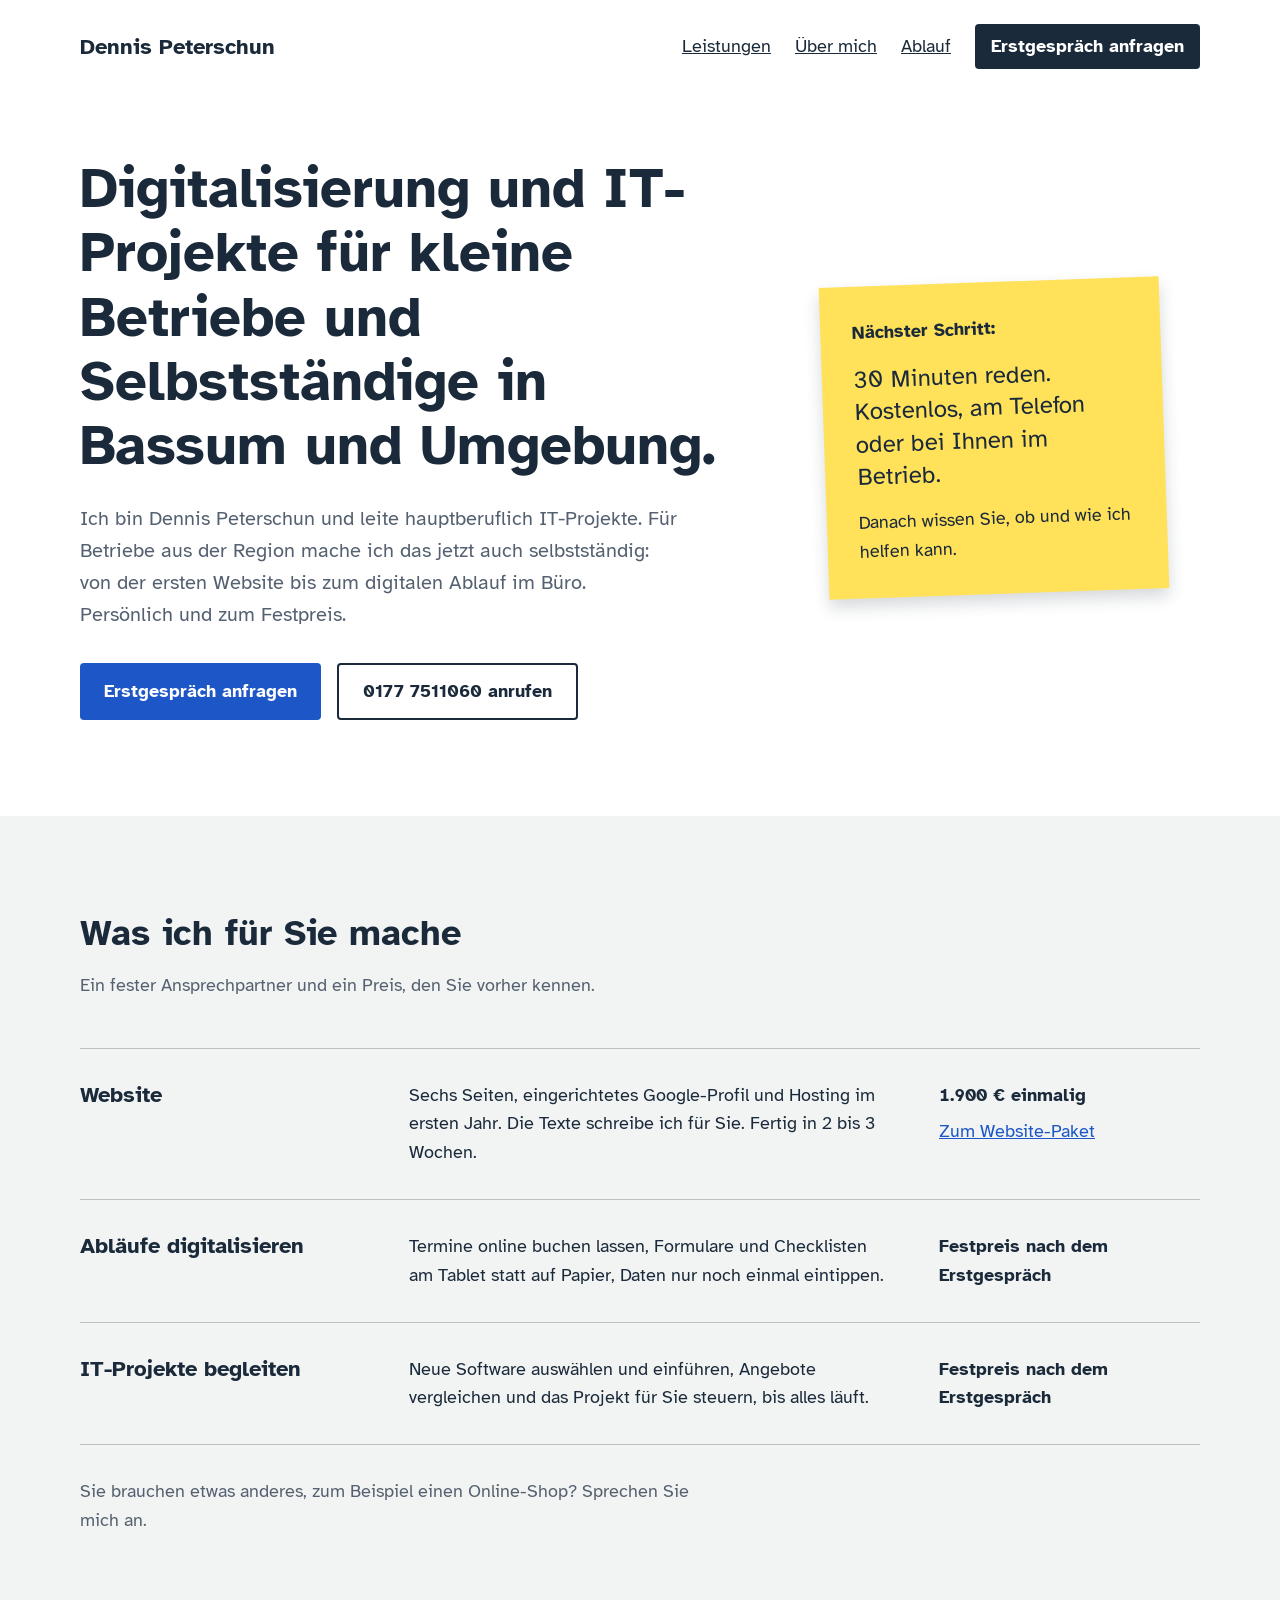
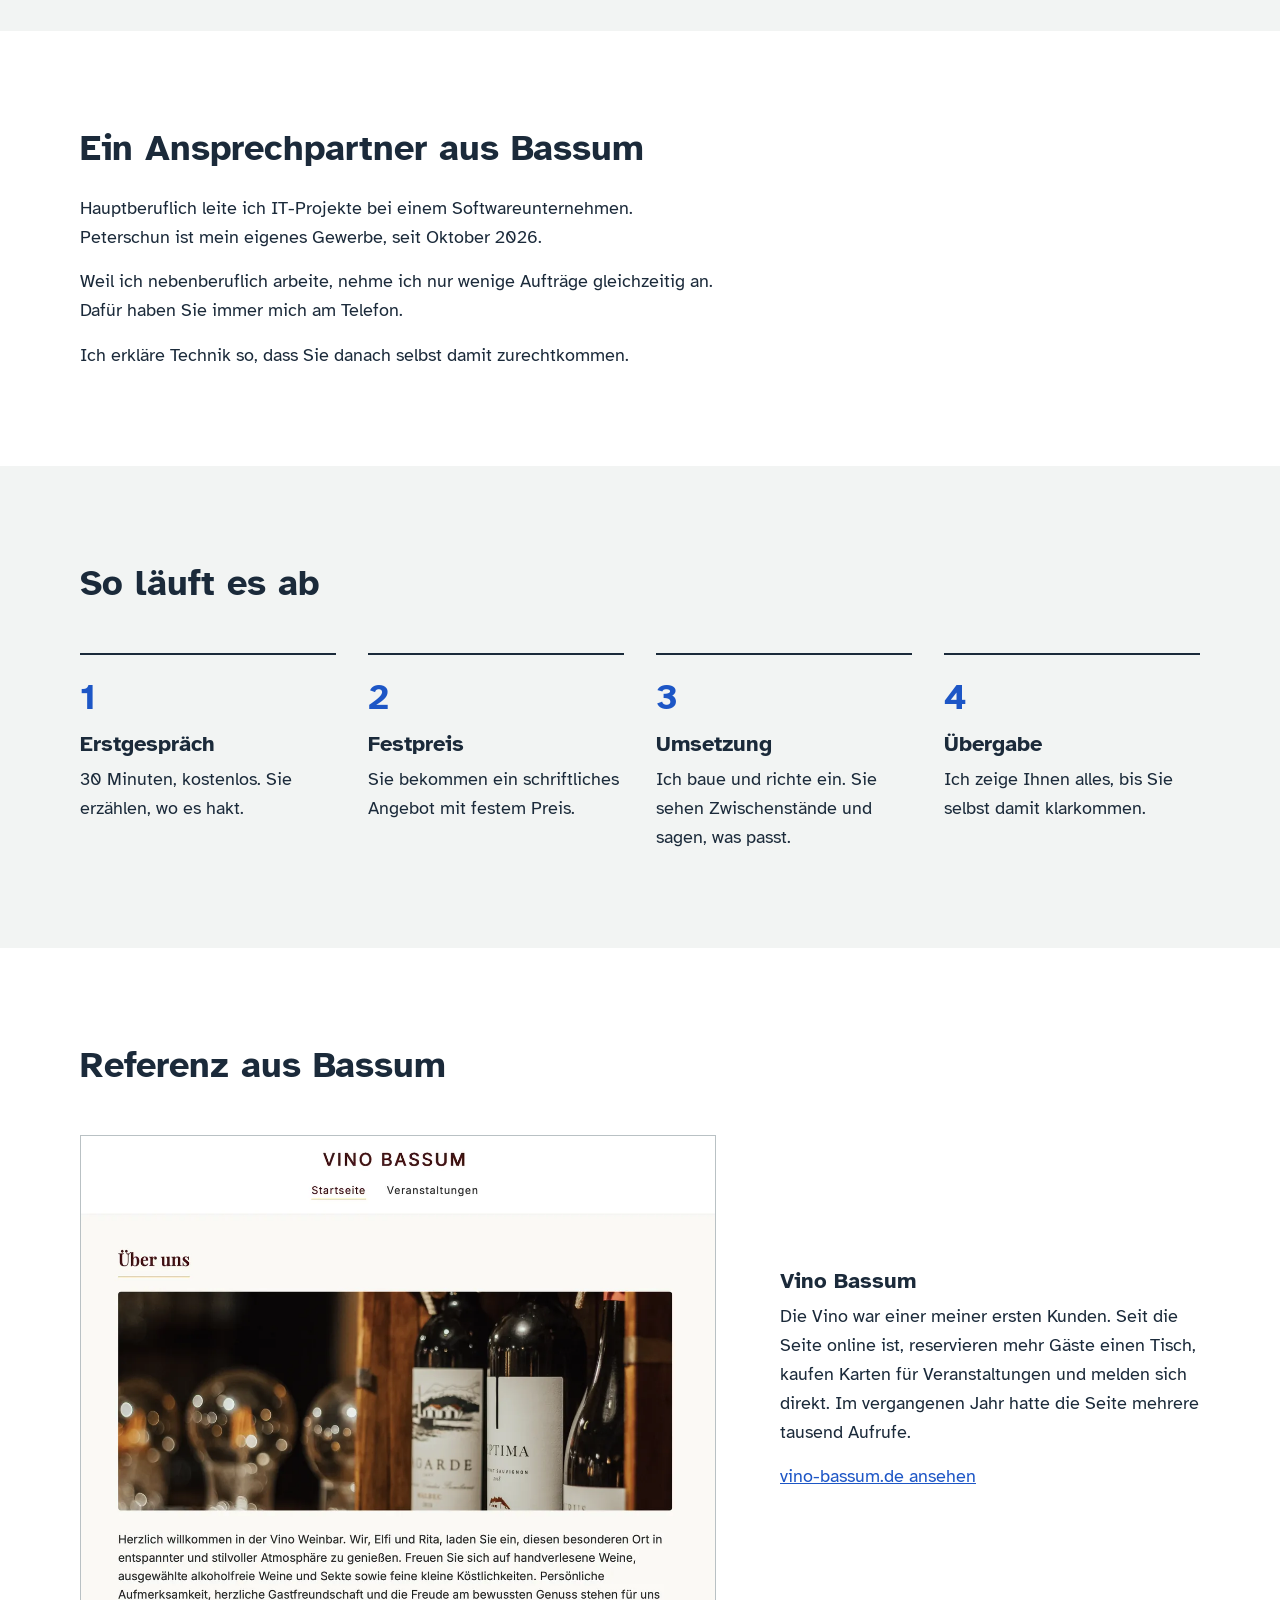
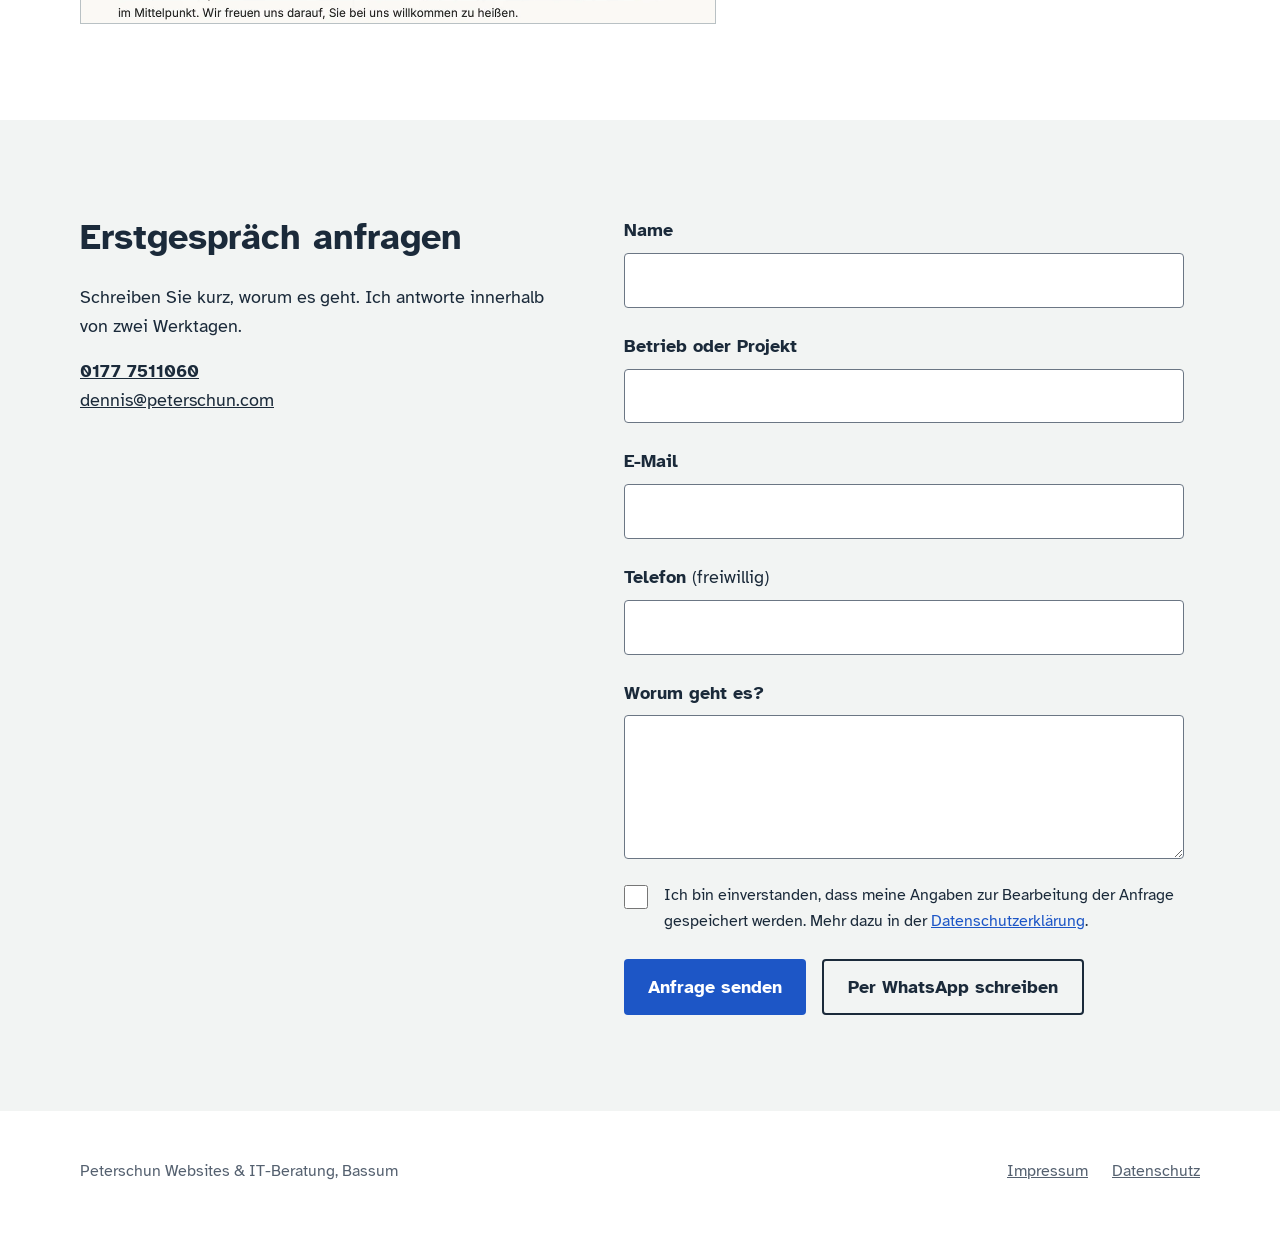
<file: index.html>
<!DOCTYPE html>
<html lang="de">
<head>
<meta charset="utf-8">
<meta name="viewport" content="width=device-width, initial-scale=1">
<title>Peterschun aus Bassum: Digitalisierung, IT-Projekte und Websites</title>
<meta name="description" content="Digitalisierung und IT-Projekte für kleine Betriebe und Selbstständige in Bassum und Umgebung. Websites zum Festpreis von 1.900 €. Persönlich und aus der Region.">
<link rel="canonical" href="https://peterschun.com/">

<!-- Vorschau beim Teilen (WhatsApp, LinkedIn, Facebook) -->
<meta property="og:type" content="website">
<meta property="og:locale" content="de_DE">
<meta property="og:site_name" content="Peterschun Websites &amp; IT-Beratung">
<meta property="og:url" content="https://peterschun.com/">
<meta property="og:title" content="Peterschun: Digitalisierung und IT-Projekte aus Bassum">
<meta property="og:description" content="Für kleine Betriebe und Selbstständige aus der Region. Von der ersten Website bis zum digitalen Ablauf im Büro. Persönlich und zum Festpreis.">

<!-- Firmenangaben fuer Google. Muessen zum Impressum und zum Google-Unternehmensprofil passen. -->
<script type="application/ld+json">
{
  "@context": "https://schema.org",
  "@type": "ProfessionalService",
  "name": "Peterschun Websites & IT-Beratung",
  "url": "https://peterschun.com/",
  "telephone": "+49 177 7511060",
  "email": "dennis@peterschun.com",
  "address": {
    "@type": "PostalAddress",
    "streetAddress": "Kirchstraße 1a",
    "postalCode": "27211",
    "addressLocality": "Bassum",
    "addressCountry": "DE"
  },
  "areaServed": "Landkreis Diepholz",
  "founder": { "@type": "Person", "name": "Dennis Peterschun" },
  "sameAs": ["https://www.instagram.com/peterschun.web/"]
}
</script>
<link rel="preload" href="/fonts/atkinson-hyperlegible-latin-400-normal.woff2" as="font" type="font/woff2" crossorigin>
<link rel="stylesheet" href="/assets/start.css?v=2">
</head>
<body>

<header class="huelle kopf">
  <a class="kopf-name" href="/">Dennis Peterschun</a>
  <nav class="kopf-nav" aria-label="Hauptmenü">
    <a href="#leistungen">Leistungen</a>
    <a href="#ueber-mich">Über mich</a>
    <a href="#ablauf">Ablauf</a>
    <a class="knopf knopf-klein" href="#kontakt">Erstgespräch anfragen</a>
  </nav>
</header>

<main id="top">

  <!-- ---------- Start ---------- -->
  <section class="huelle start">
    <div class="start-text">
      <h1>Digitalisierung und IT-Projekte für kleine Betriebe und Selbstständige in Bassum und Umgebung.</h1>
      <p class="start-unter">Ich bin Dennis Peterschun und leite hauptberuflich IT-Projekte. Für Betriebe aus der Region mache ich das jetzt auch selbstständig: von der ersten Website bis zum digitalen Ablauf im Büro. Persönlich und zum Festpreis.</p>
      <div class="knopfreihe">
        <a class="knopf" href="#kontakt">Erstgespräch anfragen</a>
        <a class="knopf knopf-zweit" href="tel:+491777511060">0177 7511060 anrufen</a>
      </div>
    </div>
    <aside class="zettel" aria-label="Nächster Schritt">
      <p class="zettel-titel">Nächster Schritt:</p>
      <p class="zettel-text">30 Minuten reden. Kostenlos, am Telefon oder bei Ihnen im Betrieb.</p>
      <p>Danach wissen Sie, ob und wie ich helfen kann.</p>
    </aside>
  </section>

  <!-- ---------- Leistungen ---------- -->
  <section class="abschnitt grau" id="leistungen">
    <div class="huelle">
      <h2 class="mit-unter">Was ich für Sie mache</h2>
      <p class="unter">Ein fester Ansprechpartner und ein Preis, den Sie vorher kennen.</p>

      <div class="leistung">
        <h3>Website</h3>
        <p>Sechs Seiten, eingerichtetes Google-Profil und Hosting im ersten Jahr. Die Texte schreibe ich für Sie. Fertig in 2 bis 3 Wochen.</p>
        <div class="leistung-preis">
          <b>1.900 € einmalig</b>
          <a href="/website-paket/">Zum Website-Paket</a>
        </div>
      </div>

      <div class="leistung">
        <h3>Abläufe digitalisieren</h3>
        <p>Termine online buchen lassen, Formulare und Checklisten am Tablet statt auf Papier, Daten nur noch einmal eintippen.</p>
        <div class="leistung-preis"><b>Festpreis nach dem Erstgespräch</b></div>
      </div>

      <div class="leistung leistung-letzte">
        <h3>IT-Projekte begleiten</h3>
        <p>Neue Software auswählen und einführen, Angebote vergleichen und das Projekt für Sie steuern, bis alles läuft.</p>
        <div class="leistung-preis"><b>Festpreis nach dem Erstgespräch</b></div>
      </div>

      <p class="hinweis">Sie brauchen etwas anderes, zum Beispiel einen Online-Shop? Sprechen Sie mich an.</p>
    </div>
  </section>

  <!-- ---------- Über mich ---------- -->
  <section class="huelle abschnitt" id="ueber-mich">
    <div class="ich">
      <!--
        FOTO: Sobald es ein Porträt gibt, als /assets/dennis.webp ablegen
        (hochkant, etwa 640 x 853 px) und diesen Block einkommentieren:
        <figure class="ich-foto"><img src="/assets/dennis.webp" alt="Dennis Peterschun" width="640" height="853" loading="lazy" decoding="async"></figure>
      -->
      <div class="ich-text">
        <h2>Ein Ansprechpartner aus Bassum</h2>
        <p>Hauptberuflich leite ich IT-Projekte bei einem Softwareunternehmen. Peterschun ist mein eigenes Gewerbe, seit Oktober 2026.</p>
        <p>Weil ich nebenberuflich arbeite, nehme ich nur wenige Aufträge gleichzeitig an. Dafür haben Sie immer mich am Telefon.</p>
        <p>Ich erkläre Technik so, dass Sie danach selbst damit zurechtkommen.</p>
      </div>
    </div>
  </section>

  <!-- ---------- Ablauf ---------- -->
  <section class="abschnitt grau" id="ablauf">
    <div class="huelle">
      <h2>So läuft es ab</h2>
      <ol class="schritte">
        <li>
          <span class="schritt-nr">1</span>
          <h3>Erstgespräch</h3>
          <p>30 Minuten, kostenlos. Sie erzählen, wo es hakt.</p>
        </li>
        <li>
          <span class="schritt-nr">2</span>
          <h3>Festpreis</h3>
          <p>Sie bekommen ein schriftliches Angebot mit festem Preis.</p>
        </li>
        <li>
          <span class="schritt-nr">3</span>
          <h3>Umsetzung</h3>
          <p>Ich baue und richte ein. Sie sehen Zwischenstände und sagen, was passt.</p>
        </li>
        <li>
          <span class="schritt-nr">4</span>
          <h3>Übergabe</h3>
          <p>Ich zeige Ihnen alles, bis Sie selbst damit klarkommen.</p>
        </li>
      </ol>
    </div>
  </section>

  <!-- ---------- Referenz ---------- -->
  <!-- Sobald weitere Referenzen online sind (Igor, Bytefeld): eigene Reihe mit mehreren Projekten. -->
  <section class="huelle abschnitt" id="referenz">
    <h2>Referenz aus Bassum</h2>
    <div class="referenz">
      <figure class="referenz-bild">
        <a href="https://www.vino-bassum.de" target="_blank" rel="noopener">
          <img src="/assets/vino-bassum.webp" alt="Startseite der Website vino-bassum.de" width="1200" height="922" loading="lazy" decoding="async">
        </a>
      </figure>
      <div class="referenz-text">
        <h3>Vino Bassum</h3>
        <p>Die Vino war einer meiner ersten Kunden. Seit die Seite online ist, reservieren mehr Gäste einen Tisch, kaufen Karten für Veranstaltungen und melden sich direkt. Im vergangenen Jahr hatte die Seite mehrere tausend Aufrufe.</p>
        <p><a href="https://www.vino-bassum.de" target="_blank" rel="noopener">vino-bassum.de ansehen</a></p>
      </div>
    </div>
  </section>

  <!-- ---------- Kontakt ---------- -->
  <section class="abschnitt grau" id="kontakt">
    <div class="huelle kontakt">
      <div class="kontakt-text">
        <h2>Erstgespräch anfragen</h2>
        <p>Schreiben Sie kurz, worum es geht. Ich antworte innerhalb von zwei Werktagen.</p>
        <p><a class="kontakt-tel" href="tel:+491777511060">0177 7511060</a><br>
           <a href="mailto:dennis@peterschun.com">dennis@peterschun.com</a></p>
      </div>

      <!--
        ============================================================
        FORMULAR -> BREVO (gleiches Formular wie bisher)
        /assets/formular.js sendet per fetch und wertet Brevos Antwort aus.
        Nur bei success=true geht es weiter auf /danke/.
        BETRIEBS_ID ist in Brevo ein PFLICHTFELD, daher "ohne-code".
        Liegt ein Brief-Code vor, ueberschreibt kampagne.js den Wert.
        ============================================================
      -->
      <form class="formular" id="startform" method="POST" action="https://5ef05d4b.sibforms.com/serve/[base64]" data-formular novalidate>
        <div class="feld">
          <label for="s-name">Name</label>
          <input type="text" id="s-name" name="NACHNAME" autocomplete="name" maxlength="200" required>
        </div>
        <div class="feld">
          <label for="s-firma">Betrieb oder Projekt</label>
          <input type="text" id="s-firma" name="BETRIEB" autocomplete="organization" maxlength="200" required>
        </div>
        <div class="feld">
          <label for="s-mail">E-Mail</label>
          <input type="email" id="s-mail" name="EMAIL" autocomplete="email" required>
        </div>
        <div class="feld">
          <label for="s-tel">Telefon <span class="frei">(freiwillig)</span></label>
          <input type="tel" id="s-tel" name="TELEFON" autocomplete="tel">
        </div>
        <div class="feld">
          <label for="s-text">Worum geht es?</label>
          <textarea id="s-text" name="ANLIEGEN" maxlength="1000" required></textarea>
        </div>

        <label class="einwilligung" for="s-ok">
          <input type="checkbox" id="s-ok" name="OPT_IN" value="1" required>
          <span>Ich bin einverstanden, dass meine Angaben zur Bearbeitung der Anfrage gespeichert werden. Mehr dazu in der <a href="/datenschutz.html">Datenschutzerklärung</a>.</span>
        </label>

        <p class="form-error" role="alert">Bitte füllen Sie die rot markierten Felder aus.</p>

        <div class="knopfreihe">
          <button type="submit" class="knopf">Anfrage senden</button>
          <a class="knopf knopf-zweit" data-wa href="https://wa.me/491777511060?text=Hallo%2C%20ich%20habe%20eine%20Anfrage%20an%20Peterschun." target="_blank" rel="noopener">Per WhatsApp schreiben</a>
        </div>

        <div class="form-fail" role="alert">
          <b>Das Senden hat nicht funktioniert.</b>
          <p>Bitte rufen Sie mich an: <a href="tel:+491777511060">0177 7511060</a>. Oder schreiben Sie an <a href="mailto:dennis@peterschun.com">dennis@peterschun.com</a>.</p>
        </div>

        <!-- Spamfalle von Brevo: muss leer bleiben, nicht entfernen. -->
        <input type="text" name="email_address_check" value="" tabindex="-1" aria-hidden="true" class="spamfalle">
        <input type="hidden" name="locale" value="de">
        <input type="hidden" name="BETRIEBS_ID" value="ohne-code">
        <input type="hidden" name="HERKUNFT" value="Startseite">
      </form>
    </div>
  </section>

</main>

<footer class="huelle fuss">
  <span>Peterschun Websites &amp; IT-Beratung, Bassum</span>
  <span class="fuss-links">
    <a href="/impressum.html">Impressum</a>
    <a href="/datenschutz.html">Datenschutz</a>
  </span>
</footer>

<script src="/assets/kampagne.js?v=4"></script>
<script src="/assets/formular.js?v=4"></script>

</body>
</html>
</file>
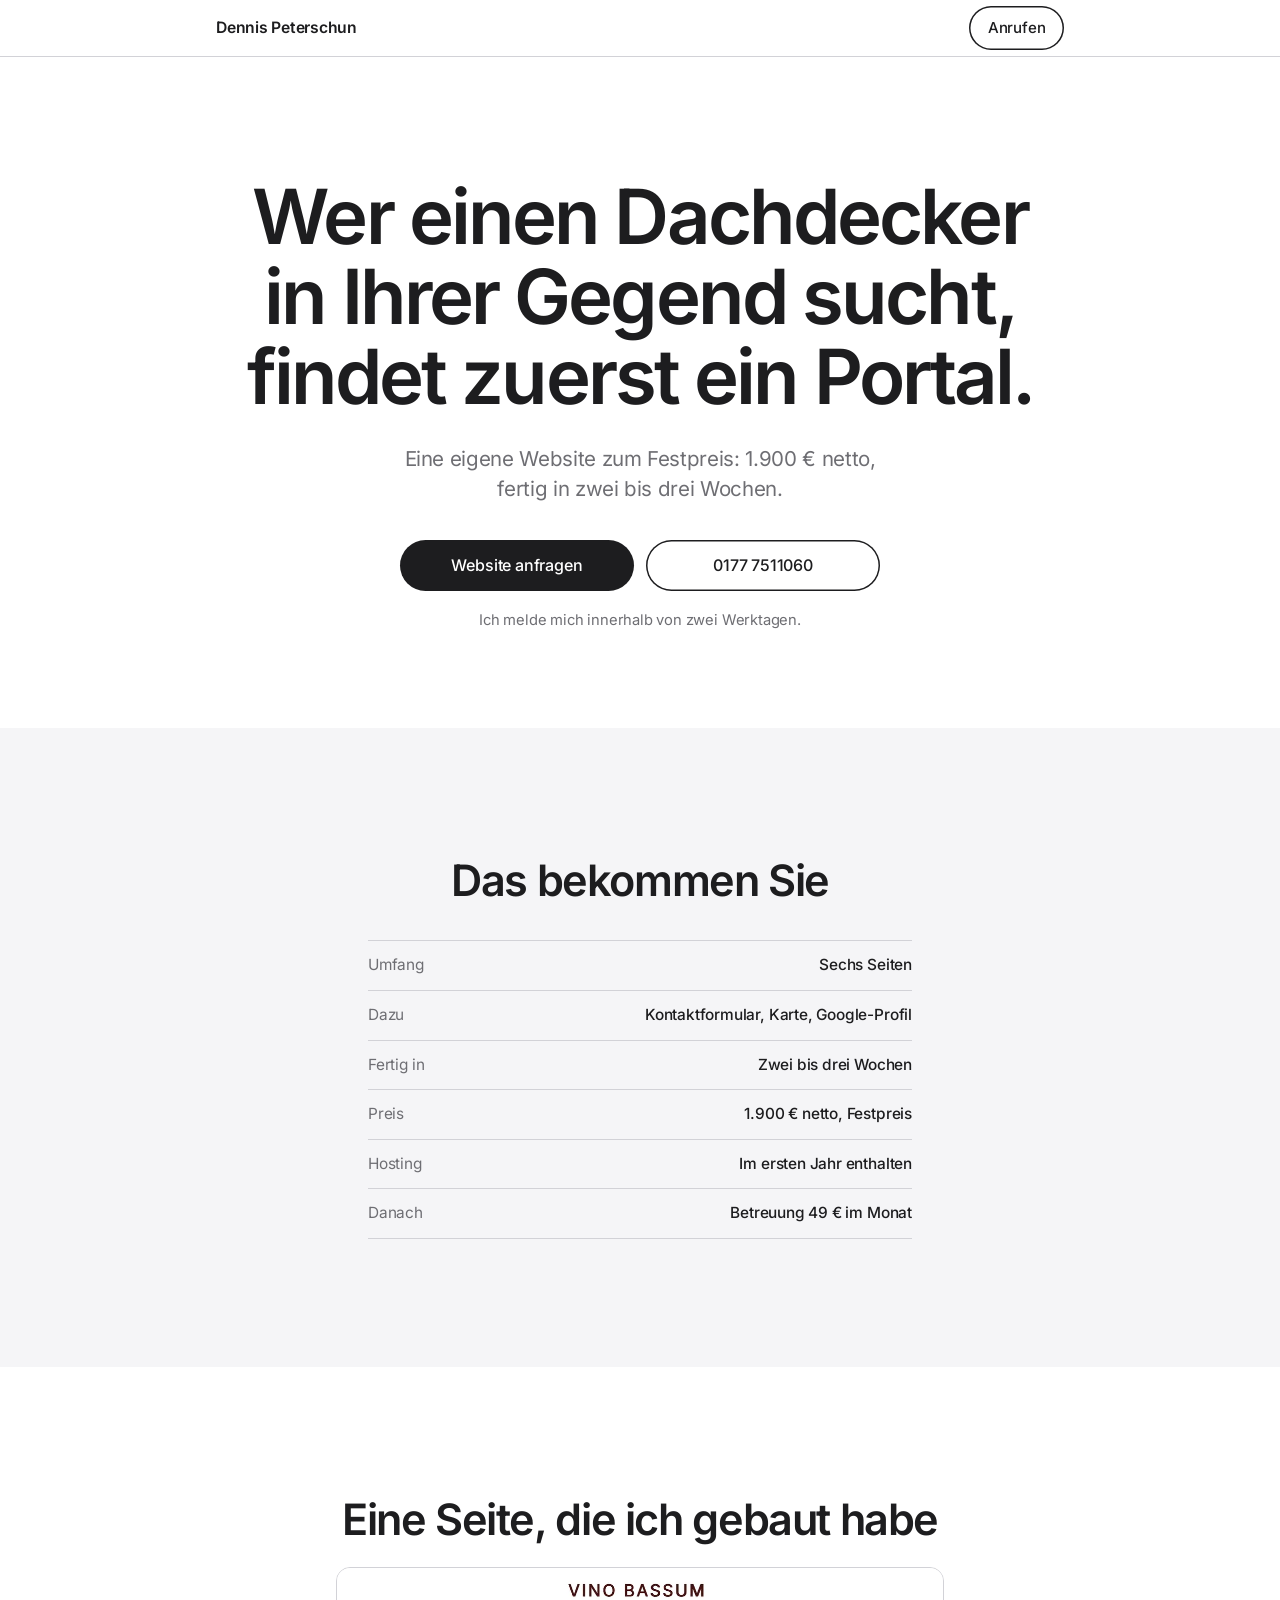
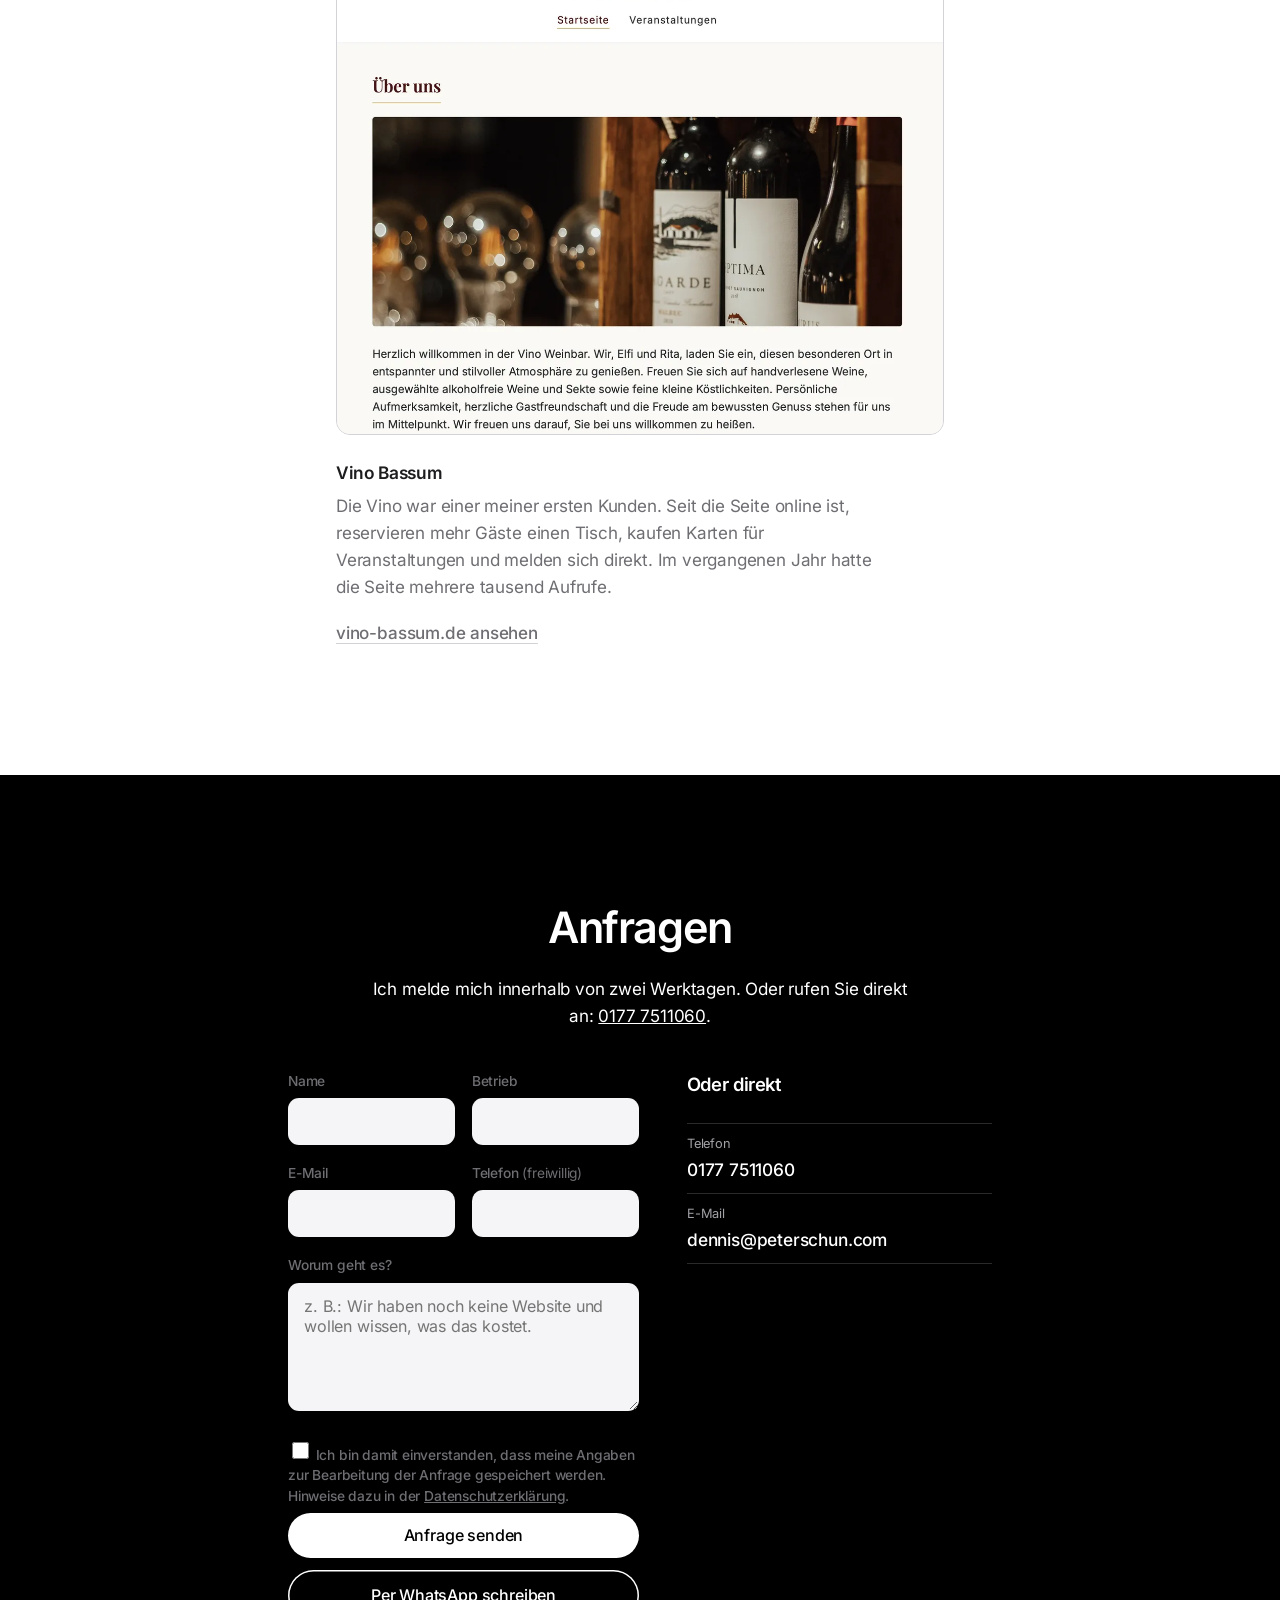
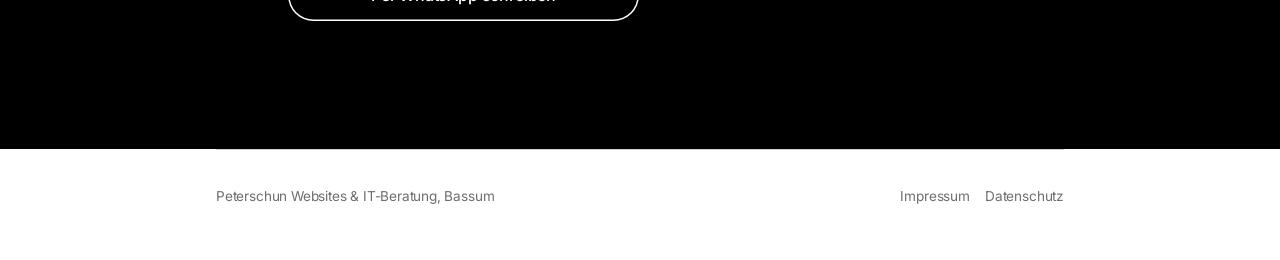
<file: dach/index.html>
<!DOCTYPE html>
<html lang="de">
<head>
<meta charset="utf-8">
<meta name="viewport" content="width=device-width, initial-scale=1">
<title>Website für Dachdecker | Peterschun Websites &amp; IT-Beratung</title>
<meta name="description" content="Website zum Festpreis von 1.900 € für Dachdeckerbetriebe im Landkreis Diepholz. Sechs Seiten, fertig in zwei bis drei Wochen, Hosting im ersten Jahr enthalten.">
<meta name="robots" content="noindex, follow">
<link rel="stylesheet" href="/assets/site.css?v=4">
</head>
<body data-gewerk="DA">

<div class="bar">
  <div class="shell bar-in">
    <a class="bar-name" href="/"><span class="bar-vorname">Dennis </span>Peterschun</a>
    <a class="bar-call" href="tel:+491777511060">Anrufen</a>
  </div>
</div>

<main id="top">

  <!-- ---------- Auftakt: Angebot und Kontakt im ersten Bildschirm ---------- -->
  <section class="shell hero">
    <h1 class="h-display">Wer einen Dachdecker in Ihrer Gegend sucht, findet zuerst ein Portal.</h1>
    <p class="h-sub">Eine eigene Website zum Festpreis: 1.900 € netto, fertig in zwei bis drei Wochen.</p>
    <div class="form-knoepfe hero-knoepfe">
      <a class="btn" href="#kontakt">Website anfragen</a>
      <a class="btn btn-zweit" href="tel:+491777511060">0177 7511060</a>
    </div>
    <p class="hero-note">Ich melde mich innerhalb von zwei Werktagen.</p>
    <p class="hero-meta" data-ort-hinweis hidden>Diese Seite gehört zu dem Brief, den ich
      Ihnen nach <span class="js-ort"></span> geschickt habe.</p>
  </section>

  <!-- ---------- Was Sie bekommen ---------- -->
  <section class="sec sec-grey" id="paket">
    <div class="shell">
      <div class="col-mid"><h2 class="h-sec">Das bekommen Sie</h2></div>
      <ul class="facts">
        <li>Umfang<b>Sechs Seiten</b></li>
        <li>Dazu<b>Kontaktformular, Karte, Google-Profil</b></li>
        <li>Fertig in<b>Zwei bis drei Wochen</b></li>
        <li>Preis<b>1.900 € netto, Festpreis</b></li>
        <li>Hosting<b>Im ersten Jahr enthalten</b></li>
        <li>Danach<b>Betreuung 49 € im Monat</b></li>
      </ul>
    </div>
  </section>

  <!-- ---------- Referenz ---------- -->
  <section class="sec" id="referenz">
    <div class="shell">
      <div class="col-mid"><h2 class="h-sec">Eine Seite, die ich gebaut habe</h2></div>
      <div class="ref">
        <figure class="ref-shot">
          <a href="https://www.vino-bassum.de" target="_blank" rel="noopener">
            <img src="/assets/vino-bassum.webp" alt="Startseite der Website vino-bassum.de"
                 width="1200" height="922" loading="lazy" decoding="async">
          </a>
        </figure>
        <div class="ref-text">
          <span class="ref-name">Vino Bassum</span>
          <p>Die Vino war einer meiner ersten Kunden. Seit die Seite online ist, reservieren
            mehr Gäste einen Tisch, kaufen Karten für Veranstaltungen und melden sich
            direkt. Im vergangenen Jahr hatte die Seite mehrere tausend Aufrufe.</p>
          <p><a class="textlink" href="https://www.vino-bassum.de" target="_blank"
                rel="noopener">vino-bassum.de ansehen</a></p>
        </div>
      </div>
    </div>
  </section>

  <!-- ---------- Kontakt ---------- -->
  <section class="sec sec-dark" id="kontakt">
    <div class="shell">
      <div class="col-mid">
        <h2 class="h-sec">Anfragen</h2>
        <p class="note-mid">Ich melde mich innerhalb von zwei Werktagen. Oder rufen Sie
          direkt an: <a href="tel:+491777511060" style="white-space:nowrap">0177 7511060</a>.</p>
      </div>

      <div class="contact-split">
        <!--
          ============================================================
          FORMULAR -> BREVO
          /assets/formular.js sendet per fetch an die action-URL des
          Brevo-Formulars und liest die Antwort aus (JSON, CORS erlaubt).
          Nur bei success=true geht es weiter auf /danke/, sonst
          erscheint der rote Kasten.

          BETRIEBS_ID ist in Brevo ein PFLICHTFELD. Ist es leer,
          verwirft Brevo die komplette Anfrage. Ohne Brief-Code steht
          deshalb unten der Vorgabewert "ohne-code".

          VORHER IN BREVO ANLEGEN (Kontakte > Einstellungen > Attribute),
          jeweils als Typ Text:
            BETRIEB, TELEFON, ANLIEGEN, HERKUNFT, BETRIEBS_ID, GEWERK
          Brevo verwirft Werte fuer nicht existierende Attribute ohne
          Fehlermeldung. Erst anlegen, dann testen.

          Die drei Felder BETRIEBS_ID, GEWERK und HERKUNFT fuellt
          /assets/kampagne.js aus dem Code im QR-Code des Briefes.
          ============================================================
        -->
        <form class="form" id="kampagnenform" method="POST"
              action="https://5ef05d4b.sibforms.com/serve/[base64]" data-formular novalidate>
          <div class="field-2">
            <div class="field">
              <label for="k-name">Name</label>
              <input type="text" id="k-name" name="NACHNAME" autocomplete="name"
                     maxlength="200" required>
            </div>
            <div class="field">
              <label for="k-firma">Betrieb</label>
              <input type="text" id="k-firma" name="BETRIEB" autocomplete="organization"
                     maxlength="200" required>
            </div>
          </div>
          <div class="field-2">
            <div class="field">
              <label for="k-mail">E-Mail</label>
              <input type="email" id="k-mail" name="EMAIL" autocomplete="email" required>
            </div>
            <div class="field">
              <label for="k-tel">Telefon <span style="font-weight:400">(freiwillig)</span></label>
              <input type="tel" id="k-tel" name="TELEFON" autocomplete="tel">
            </div>
          </div>
          <div class="field">
            <label for="k-text">Worum geht es?</label>
            <textarea id="k-text" name="ANLIEGEN" maxlength="1000" required
                      placeholder="z. B.: Wir haben noch keine Website und wollen wissen, was das kostet."></textarea>
          </div>

          <label class="consent" for="k-ok">
            <input type="checkbox" id="k-ok" name="OPT_IN" value="1" required>
            <span>Ich bin damit einverstanden, dass meine Angaben zur Bearbeitung der Anfrage
              gespeichert werden. Hinweise dazu in der
              <a href="/datenschutz.html">Datenschutzerklärung</a>.</span>
          </label>

          <p class="form-error" id="kampagnenerror" role="alert">Bitte füllen Sie die
            markierten Felder aus.</p>

          <div class="form-knoepfe">
            <button type="submit" class="btn">Anfrage senden</button>
            <a class="btn btn-zweit" data-wa href="https://wa.me/491777511060?text=Hallo%2C%20ich%20interessiere%20mich%20f%C3%BCr%20eine%20Website."
                         target="_blank" rel="noopener">Per WhatsApp schreiben</a>
          </div>

          <div class="form-fail" role="alert">
            <b>Das Senden hat nicht funktioniert.</b>
            <p>Bitte rufen Sie mich an: <a href="tel:+491777511060">0177 7511060</a>.
              Oder schreiben Sie an
              <a href="mailto:dennis@peterschun.com">dennis@peterschun.com</a>.</p>
          </div>

          <!-- Spamfalle von Brevo: muss leer bleiben, nicht entfernen. -->
          <input type="text" name="email_address_check" value="" tabindex="-1" aria-hidden="true"
                 style="position:absolute;left:-9999px;width:1px;height:1px;opacity:0">
          <input type="hidden" name="locale" value="de">
          <!-- Pflichtfeld in Brevo. Leer = Anfrage wird verworfen.
               Liegt ein Brief-Code vor, ueberschreibt kampagne.js den Wert. -->
          <input type="hidden" name="BETRIEBS_ID" value="ohne-code">
          <input type="hidden" name="HERKUNFT" value="Brief Dachdecker">
          <input type="hidden" name="GEWERK" value="DA">
        </form>

        <div class="direct">
          <h3>Oder direkt</h3>
          <ul class="me-contact">
            <li><span>Telefon</span><a href="tel:+491777511060">0177 7511060</a></li>
            <li><span>E-Mail</span><a href="mailto:dennis@peterschun.com">dennis@peterschun.com</a></li>
          </ul>
          <p data-ort-hinweis hidden>Ihr Zeichen aus dem Brief: <b class="js-code"></b>.
            Nennen Sie es einfach am Telefon, dann finde ich Ihren Betrieb sofort.</p>
        </div>
      </div>
    </div>
  </section>

</main>

<footer class="shell">
  <div class="foot">
    <div>Peterschun Websites &amp; IT-Beratung, Bassum</div>
    <div><a href="/impressum.html">Impressum</a> &nbsp;&nbsp;
      <a href="/datenschutz.html">Datenschutz</a></div>
  </div>
</footer>

<script src="/assets/kampagne.js?v=4"></script>
<script src="/assets/formular.js?v=4"></script>
</body>
</html>
</file>
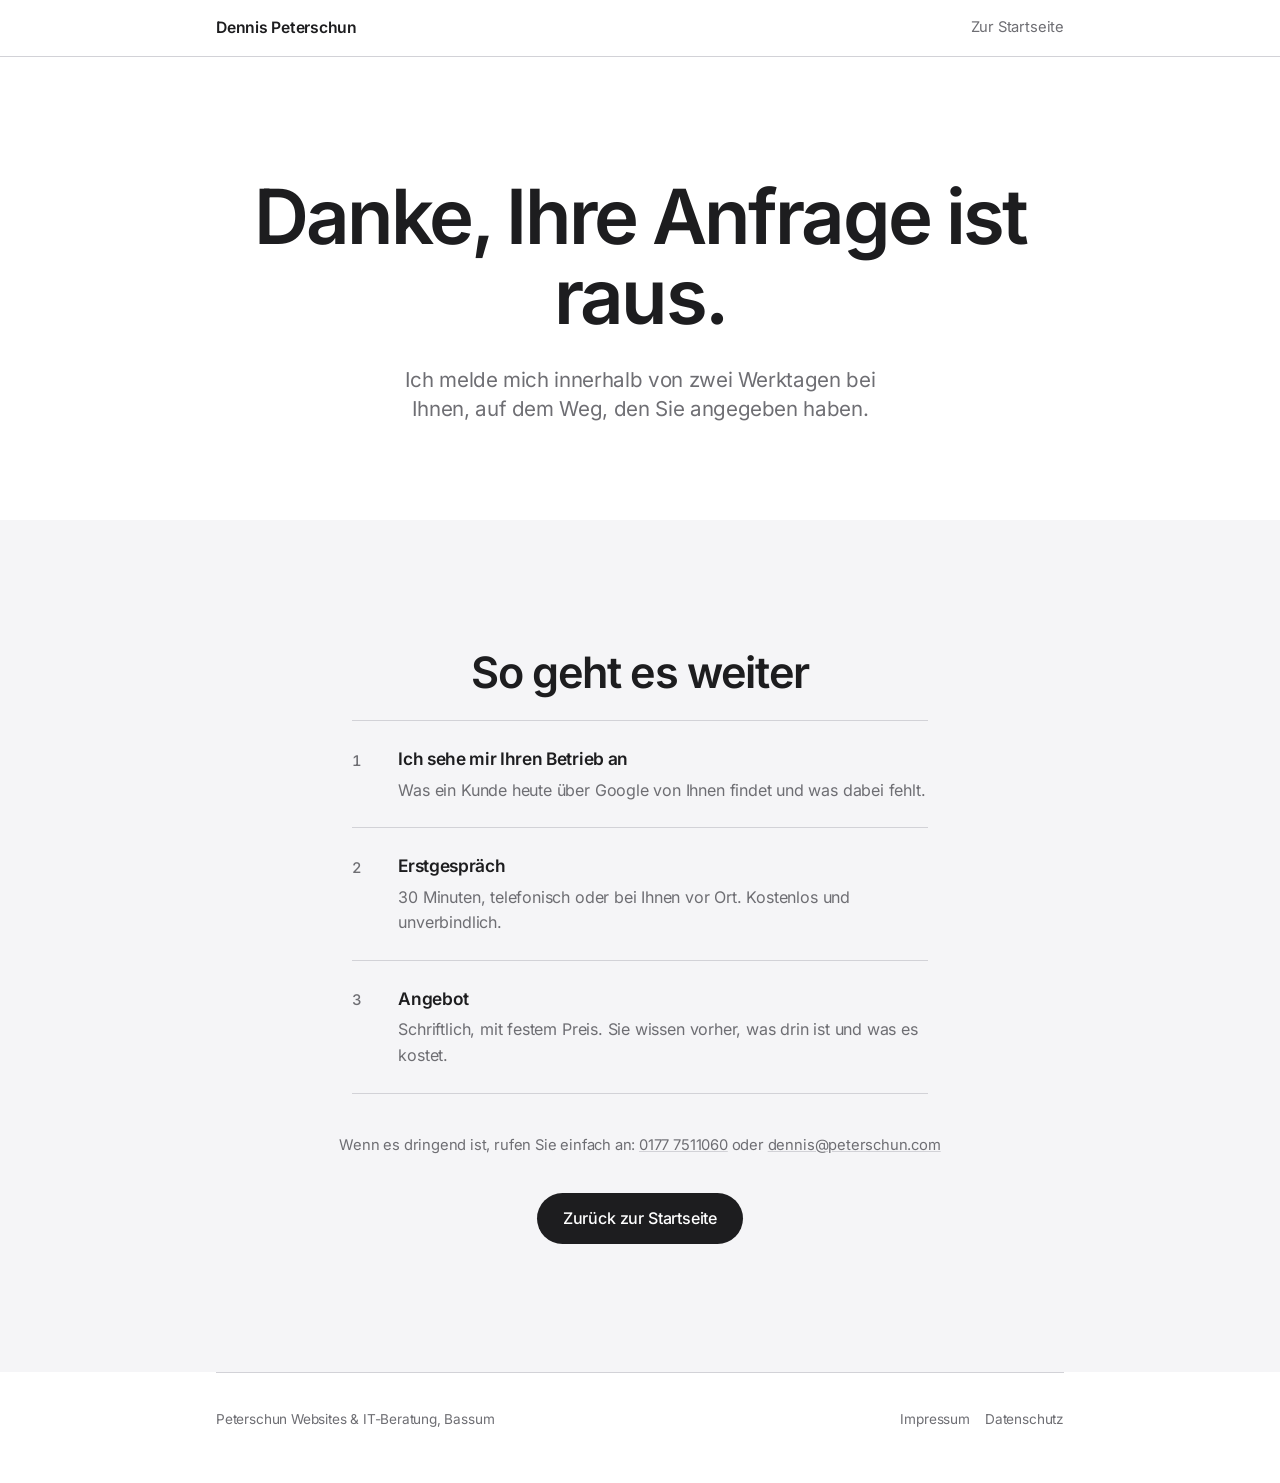
<file: danke/index.html>
<!DOCTYPE html>
<html lang="de">
<head>
<meta charset="utf-8">
<meta name="viewport" content="width=device-width, initial-scale=1">
<title>Danke für Ihre Anfrage | Peterschun Websites &amp; IT-Beratung</title>
<meta name="robots" content="noindex, follow">
<link rel="stylesheet" href="/assets/site.css?v=4">
</head>
<body>

<div class="bar">
  <div class="shell bar-in">
    <a class="bar-name" href="/"><span class="bar-vorname">Dennis </span>Peterschun</a>
    <nav class="bar-links" aria-label="Seitenbereiche">
      <a href="/">Zur Startseite</a>
    </nav>
  </div>
</div>

<main id="top">

  <section class="shell hero">
    <h1 class="h-display">Danke, Ihre Anfrage ist raus.</h1>
    <p class="h-sub">Ich melde mich innerhalb von zwei Werktagen bei Ihnen, auf dem Weg,
      den Sie angegeben haben.</p>
  </section>

  <section class="sec sec-grey">
    <div class="shell">
      <div class="col-mid"><h2 class="h-sec">So geht es weiter</h2></div>
      <ol class="steps">
        <li>
          <b>Ich sehe mir Ihren Betrieb an</b>
          <span>Was ein Kunde heute über Google von Ihnen findet und was dabei fehlt.</span>
        </li>
        <li>
          <b>Erstgespräch</b>
          <span>30 Minuten, telefonisch oder bei Ihnen vor Ort. Kostenlos und unverbindlich.</span>
        </li>
        <li>
          <b>Angebot</b>
          <span>Schriftlich, mit festem Preis. Sie wissen vorher, was drin ist und was es kostet.</span>
        </li>
      </ol>

      <p class="form-alt" data-ort-hinweis hidden>Ihr Zeichen aus dem Brief:
        <b class="js-code"></b>. Nennen Sie es einfach am Telefon, dann finde ich
        Ihren Betrieb sofort.</p>

      <p class="form-alt">Wenn es dringend ist, rufen Sie einfach an:
        <a href="tel:+491777511060">0177 7511060</a>
        oder <a href="mailto:dennis@peterschun.com">dennis@peterschun.com</a></p>

      <div class="btn-row" style="text-align:center"><a class="btn" href="/">Zurück zur Startseite</a></div>
    </div>
  </section>

</main>

<footer class="shell">
  <div class="foot">
    <div>Peterschun Websites &amp; IT-Beratung, Bassum</div>
    <div><a href="/impressum.html">Impressum</a> &nbsp;&nbsp;
      <a href="/datenschutz.html">Datenschutz</a></div>
  </div>
</footer>

<script src="/assets/kampagne.js?v=4"></script>

</body>
</html>
</file>
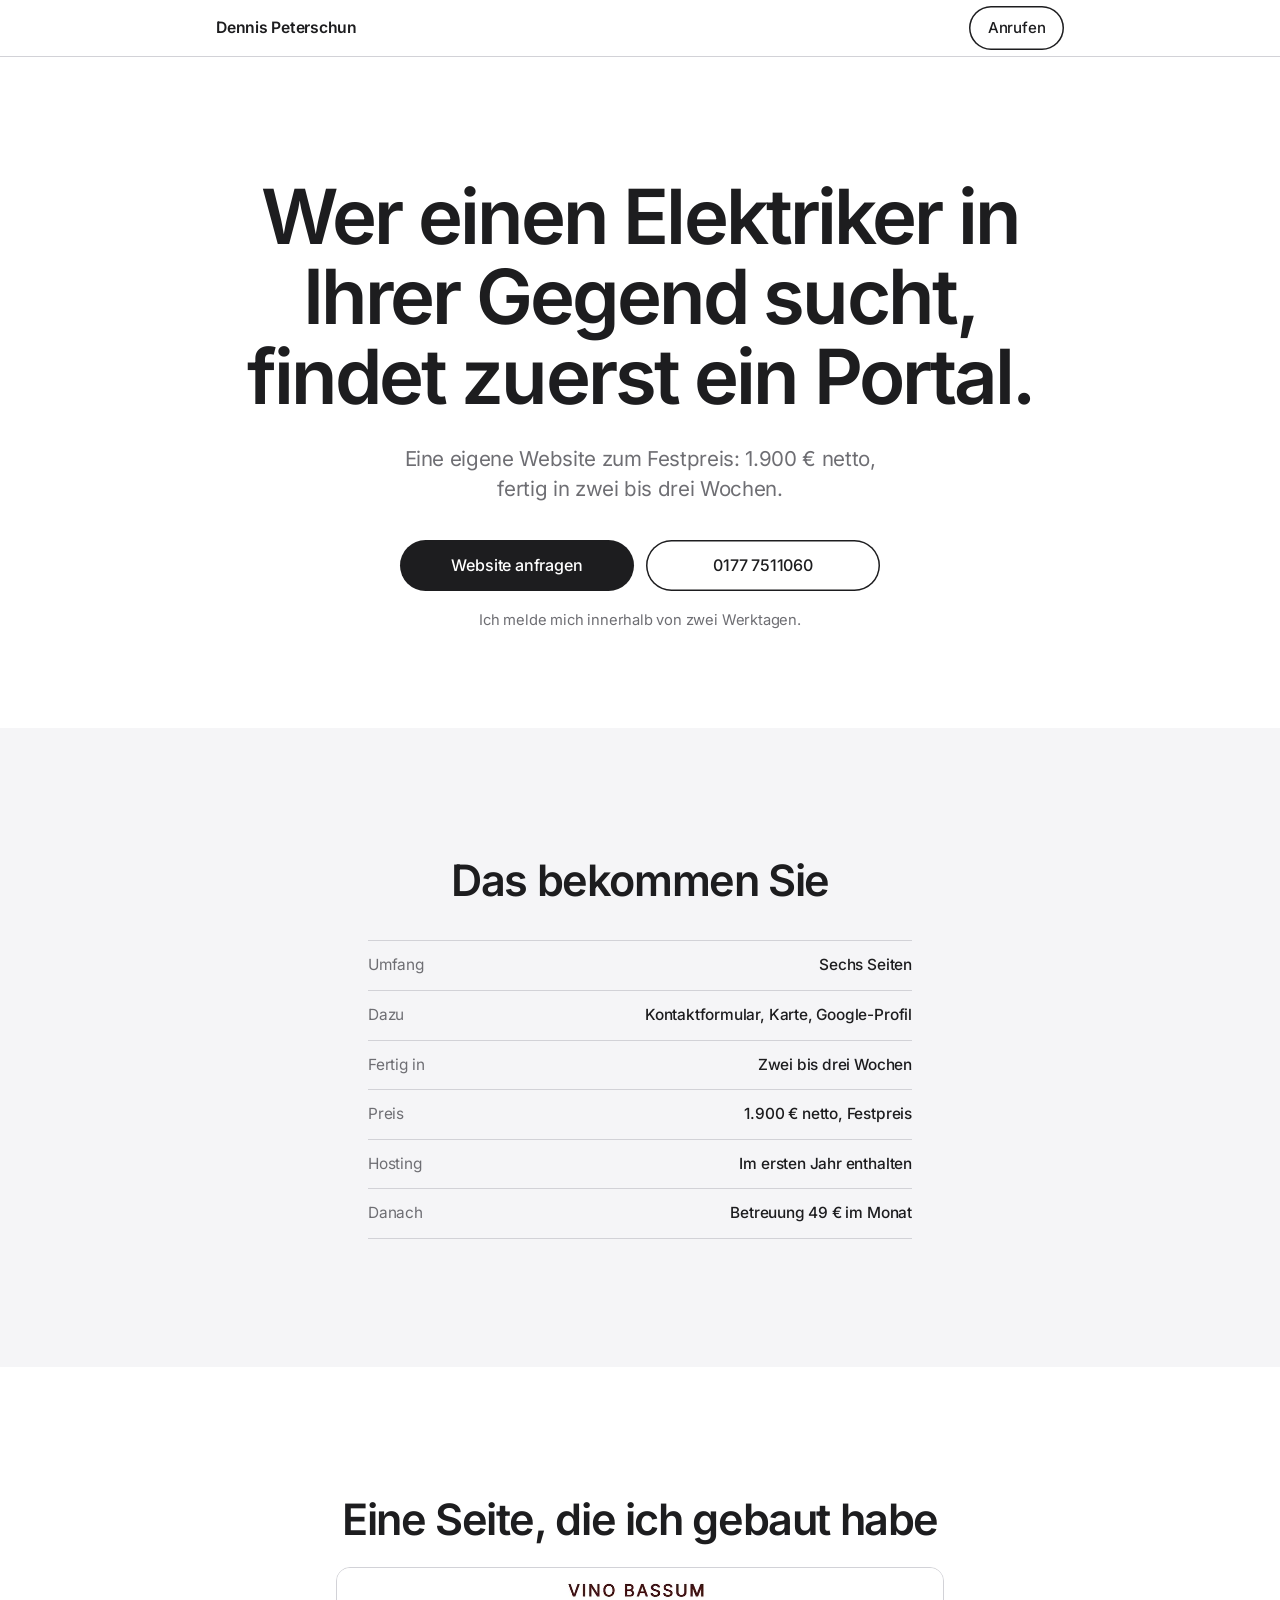
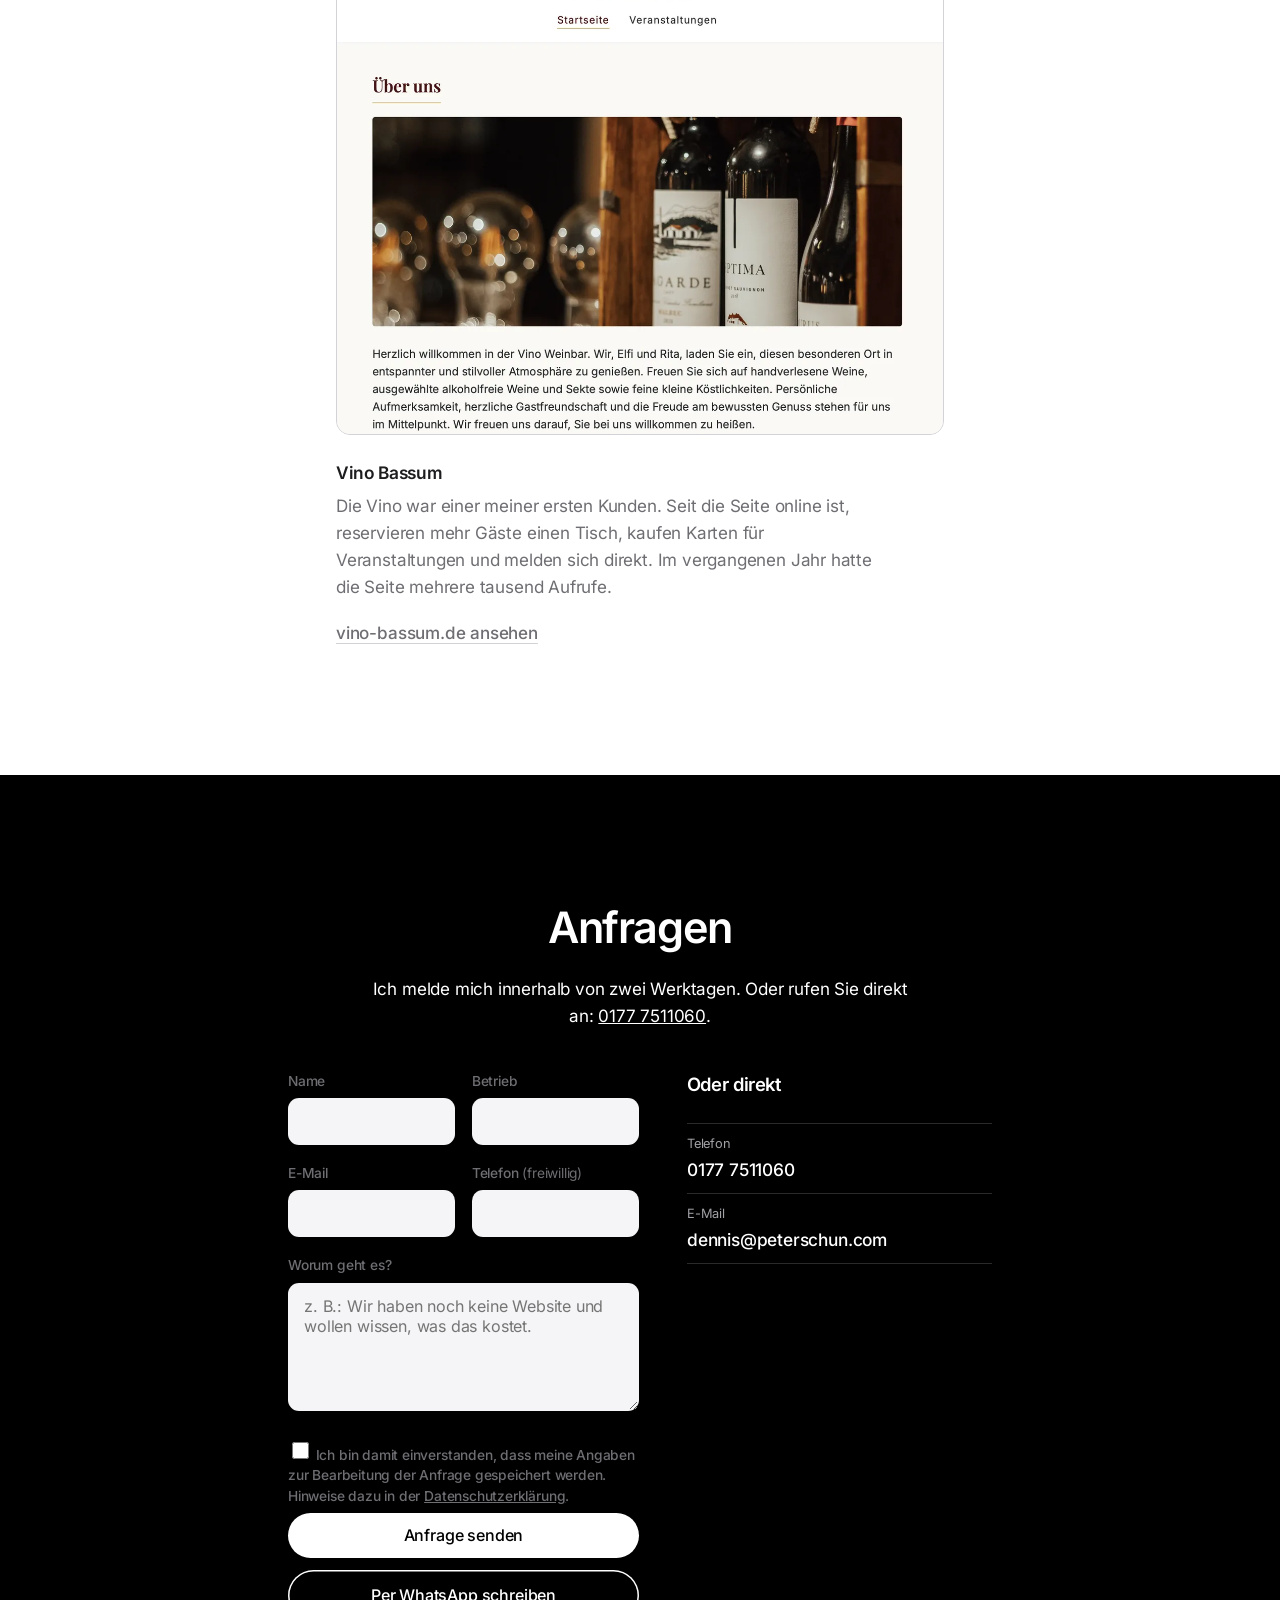
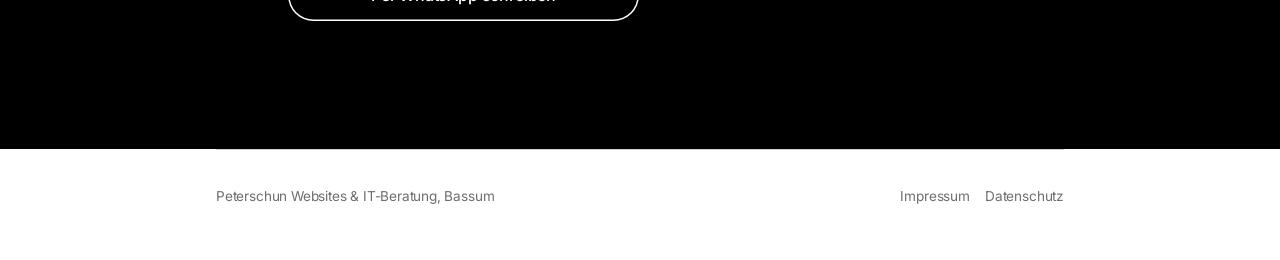
<file: elektro/index.html>
<!DOCTYPE html>
<html lang="de">
<head>
<meta charset="utf-8">
<meta name="viewport" content="width=device-width, initial-scale=1">
<title>Website für Elektro | Peterschun Websites &amp; IT-Beratung</title>
<meta name="description" content="Website zum Festpreis von 1.900 € für Elektrobetriebe im Landkreis Diepholz. Sechs Seiten, fertig in zwei bis drei Wochen, Hosting im ersten Jahr enthalten.">
<meta name="robots" content="noindex, follow">
<link rel="stylesheet" href="/assets/site.css?v=4">
</head>
<body data-gewerk="EL">

<div class="bar">
  <div class="shell bar-in">
    <a class="bar-name" href="/"><span class="bar-vorname">Dennis </span>Peterschun</a>
    <a class="bar-call" href="tel:+491777511060">Anrufen</a>
  </div>
</div>

<main id="top">

  <!-- ---------- Auftakt: Angebot und Kontakt im ersten Bildschirm ---------- -->
  <section class="shell hero">
    <h1 class="h-display">Wer einen Elektriker in Ihrer Gegend sucht, findet zuerst ein Portal.</h1>
    <p class="h-sub">Eine eigene Website zum Festpreis: 1.900 € netto, fertig in zwei bis drei Wochen.</p>
    <div class="form-knoepfe hero-knoepfe">
      <a class="btn" href="#kontakt">Website anfragen</a>
      <a class="btn btn-zweit" href="tel:+491777511060">0177 7511060</a>
    </div>
    <p class="hero-note">Ich melde mich innerhalb von zwei Werktagen.</p>
    <p class="hero-meta" data-ort-hinweis hidden>Diese Seite gehört zu dem Brief, den ich
      Ihnen nach <span class="js-ort"></span> geschickt habe.</p>
  </section>

  <!-- ---------- Was Sie bekommen ---------- -->
  <section class="sec sec-grey" id="paket">
    <div class="shell">
      <div class="col-mid"><h2 class="h-sec">Das bekommen Sie</h2></div>
      <ul class="facts">
        <li>Umfang<b>Sechs Seiten</b></li>
        <li>Dazu<b>Kontaktformular, Karte, Google-Profil</b></li>
        <li>Fertig in<b>Zwei bis drei Wochen</b></li>
        <li>Preis<b>1.900 € netto, Festpreis</b></li>
        <li>Hosting<b>Im ersten Jahr enthalten</b></li>
        <li>Danach<b>Betreuung 49 € im Monat</b></li>
      </ul>
    </div>
  </section>

  <!-- ---------- Referenz ---------- -->
  <section class="sec" id="referenz">
    <div class="shell">
      <div class="col-mid"><h2 class="h-sec">Eine Seite, die ich gebaut habe</h2></div>
      <div class="ref">
        <figure class="ref-shot">
          <a href="https://www.vino-bassum.de" target="_blank" rel="noopener">
            <img src="/assets/vino-bassum.webp" alt="Startseite der Website vino-bassum.de"
                 width="1200" height="922" loading="lazy" decoding="async">
          </a>
        </figure>
        <div class="ref-text">
          <span class="ref-name">Vino Bassum</span>
          <p>Die Vino war einer meiner ersten Kunden. Seit die Seite online ist, reservieren
            mehr Gäste einen Tisch, kaufen Karten für Veranstaltungen und melden sich
            direkt. Im vergangenen Jahr hatte die Seite mehrere tausend Aufrufe.</p>
          <p><a class="textlink" href="https://www.vino-bassum.de" target="_blank"
                rel="noopener">vino-bassum.de ansehen</a></p>
        </div>
      </div>
    </div>
  </section>

  <!-- ---------- Kontakt ---------- -->
  <section class="sec sec-dark" id="kontakt">
    <div class="shell">
      <div class="col-mid">
        <h2 class="h-sec">Anfragen</h2>
        <p class="note-mid">Ich melde mich innerhalb von zwei Werktagen. Oder rufen Sie
          direkt an: <a href="tel:+491777511060" style="white-space:nowrap">0177 7511060</a>.</p>
      </div>

      <div class="contact-split">
        <!--
          ============================================================
          FORMULAR -> BREVO
          /assets/formular.js sendet per fetch an die action-URL des
          Brevo-Formulars und liest die Antwort aus (JSON, CORS erlaubt).
          Nur bei success=true geht es weiter auf /danke/, sonst
          erscheint der rote Kasten.

          BETRIEBS_ID ist in Brevo ein PFLICHTFELD. Ist es leer,
          verwirft Brevo die komplette Anfrage. Ohne Brief-Code steht
          deshalb unten der Vorgabewert "ohne-code".

          VORHER IN BREVO ANLEGEN (Kontakte > Einstellungen > Attribute),
          jeweils als Typ Text:
            BETRIEB, TELEFON, ANLIEGEN, HERKUNFT, BETRIEBS_ID, GEWERK
          Brevo verwirft Werte fuer nicht existierende Attribute ohne
          Fehlermeldung. Erst anlegen, dann testen.

          Die drei Felder BETRIEBS_ID, GEWERK und HERKUNFT fuellt
          /assets/kampagne.js aus dem Code im QR-Code des Briefes.
          ============================================================
        -->
        <form class="form" id="kampagnenform" method="POST"
              action="https://5ef05d4b.sibforms.com/serve/[base64]" data-formular novalidate>
          <div class="field-2">
            <div class="field">
              <label for="k-name">Name</label>
              <input type="text" id="k-name" name="NACHNAME" autocomplete="name"
                     maxlength="200" required>
            </div>
            <div class="field">
              <label for="k-firma">Betrieb</label>
              <input type="text" id="k-firma" name="BETRIEB" autocomplete="organization"
                     maxlength="200" required>
            </div>
          </div>
          <div class="field-2">
            <div class="field">
              <label for="k-mail">E-Mail</label>
              <input type="email" id="k-mail" name="EMAIL" autocomplete="email" required>
            </div>
            <div class="field">
              <label for="k-tel">Telefon <span style="font-weight:400">(freiwillig)</span></label>
              <input type="tel" id="k-tel" name="TELEFON" autocomplete="tel">
            </div>
          </div>
          <div class="field">
            <label for="k-text">Worum geht es?</label>
            <textarea id="k-text" name="ANLIEGEN" maxlength="1000" required
                      placeholder="z. B.: Wir haben noch keine Website und wollen wissen, was das kostet."></textarea>
          </div>

          <label class="consent" for="k-ok">
            <input type="checkbox" id="k-ok" name="OPT_IN" value="1" required>
            <span>Ich bin damit einverstanden, dass meine Angaben zur Bearbeitung der Anfrage
              gespeichert werden. Hinweise dazu in der
              <a href="/datenschutz.html">Datenschutzerklärung</a>.</span>
          </label>

          <p class="form-error" id="kampagnenerror" role="alert">Bitte füllen Sie die
            markierten Felder aus.</p>

          <div class="form-knoepfe">
            <button type="submit" class="btn">Anfrage senden</button>
            <a class="btn btn-zweit" data-wa href="https://wa.me/491777511060?text=Hallo%2C%20ich%20interessiere%20mich%20f%C3%BCr%20eine%20Website."
                         target="_blank" rel="noopener">Per WhatsApp schreiben</a>
          </div>

          <div class="form-fail" role="alert">
            <b>Das Senden hat nicht funktioniert.</b>
            <p>Bitte rufen Sie mich an: <a href="tel:+491777511060">0177 7511060</a>.
              Oder schreiben Sie an
              <a href="mailto:dennis@peterschun.com">dennis@peterschun.com</a>.</p>
          </div>

          <!-- Spamfalle von Brevo: muss leer bleiben, nicht entfernen. -->
          <input type="text" name="email_address_check" value="" tabindex="-1" aria-hidden="true"
                 style="position:absolute;left:-9999px;width:1px;height:1px;opacity:0">
          <input type="hidden" name="locale" value="de">
          <!-- Pflichtfeld in Brevo. Leer = Anfrage wird verworfen.
               Liegt ein Brief-Code vor, ueberschreibt kampagne.js den Wert. -->
          <input type="hidden" name="BETRIEBS_ID" value="ohne-code">
          <input type="hidden" name="HERKUNFT" value="Brief Elektro">
          <input type="hidden" name="GEWERK" value="EL">
        </form>

        <div class="direct">
          <h3>Oder direkt</h3>
          <ul class="me-contact">
            <li><span>Telefon</span><a href="tel:+491777511060">0177 7511060</a></li>
            <li><span>E-Mail</span><a href="mailto:dennis@peterschun.com">dennis@peterschun.com</a></li>
          </ul>
          <p data-ort-hinweis hidden>Ihr Zeichen aus dem Brief: <b class="js-code"></b>.
            Nennen Sie es einfach am Telefon, dann finde ich Ihren Betrieb sofort.</p>
        </div>
      </div>
    </div>
  </section>

</main>

<footer class="shell">
  <div class="foot">
    <div>Peterschun Websites &amp; IT-Beratung, Bassum</div>
    <div><a href="/impressum.html">Impressum</a> &nbsp;&nbsp;
      <a href="/datenschutz.html">Datenschutz</a></div>
  </div>
</footer>

<script src="/assets/kampagne.js?v=4"></script>
<script src="/assets/formular.js?v=4"></script>
</body>
</html>
</file>
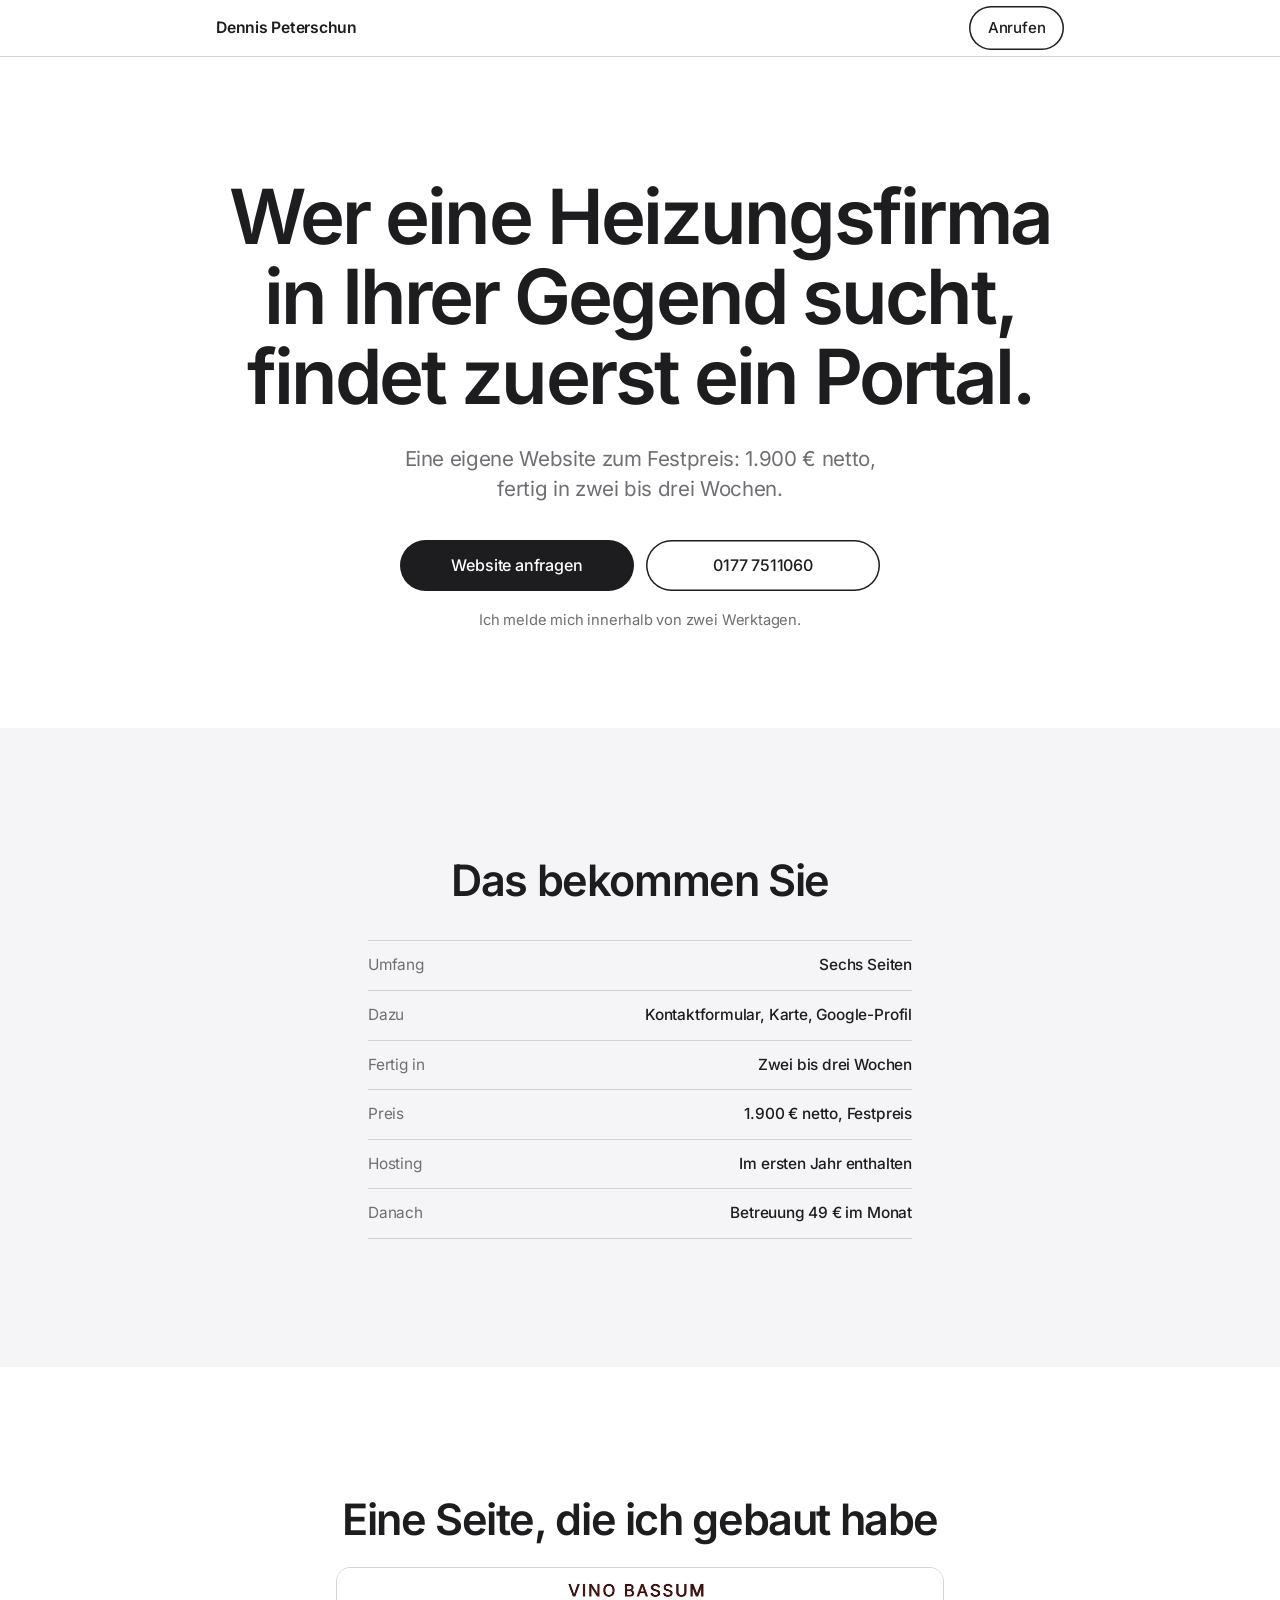
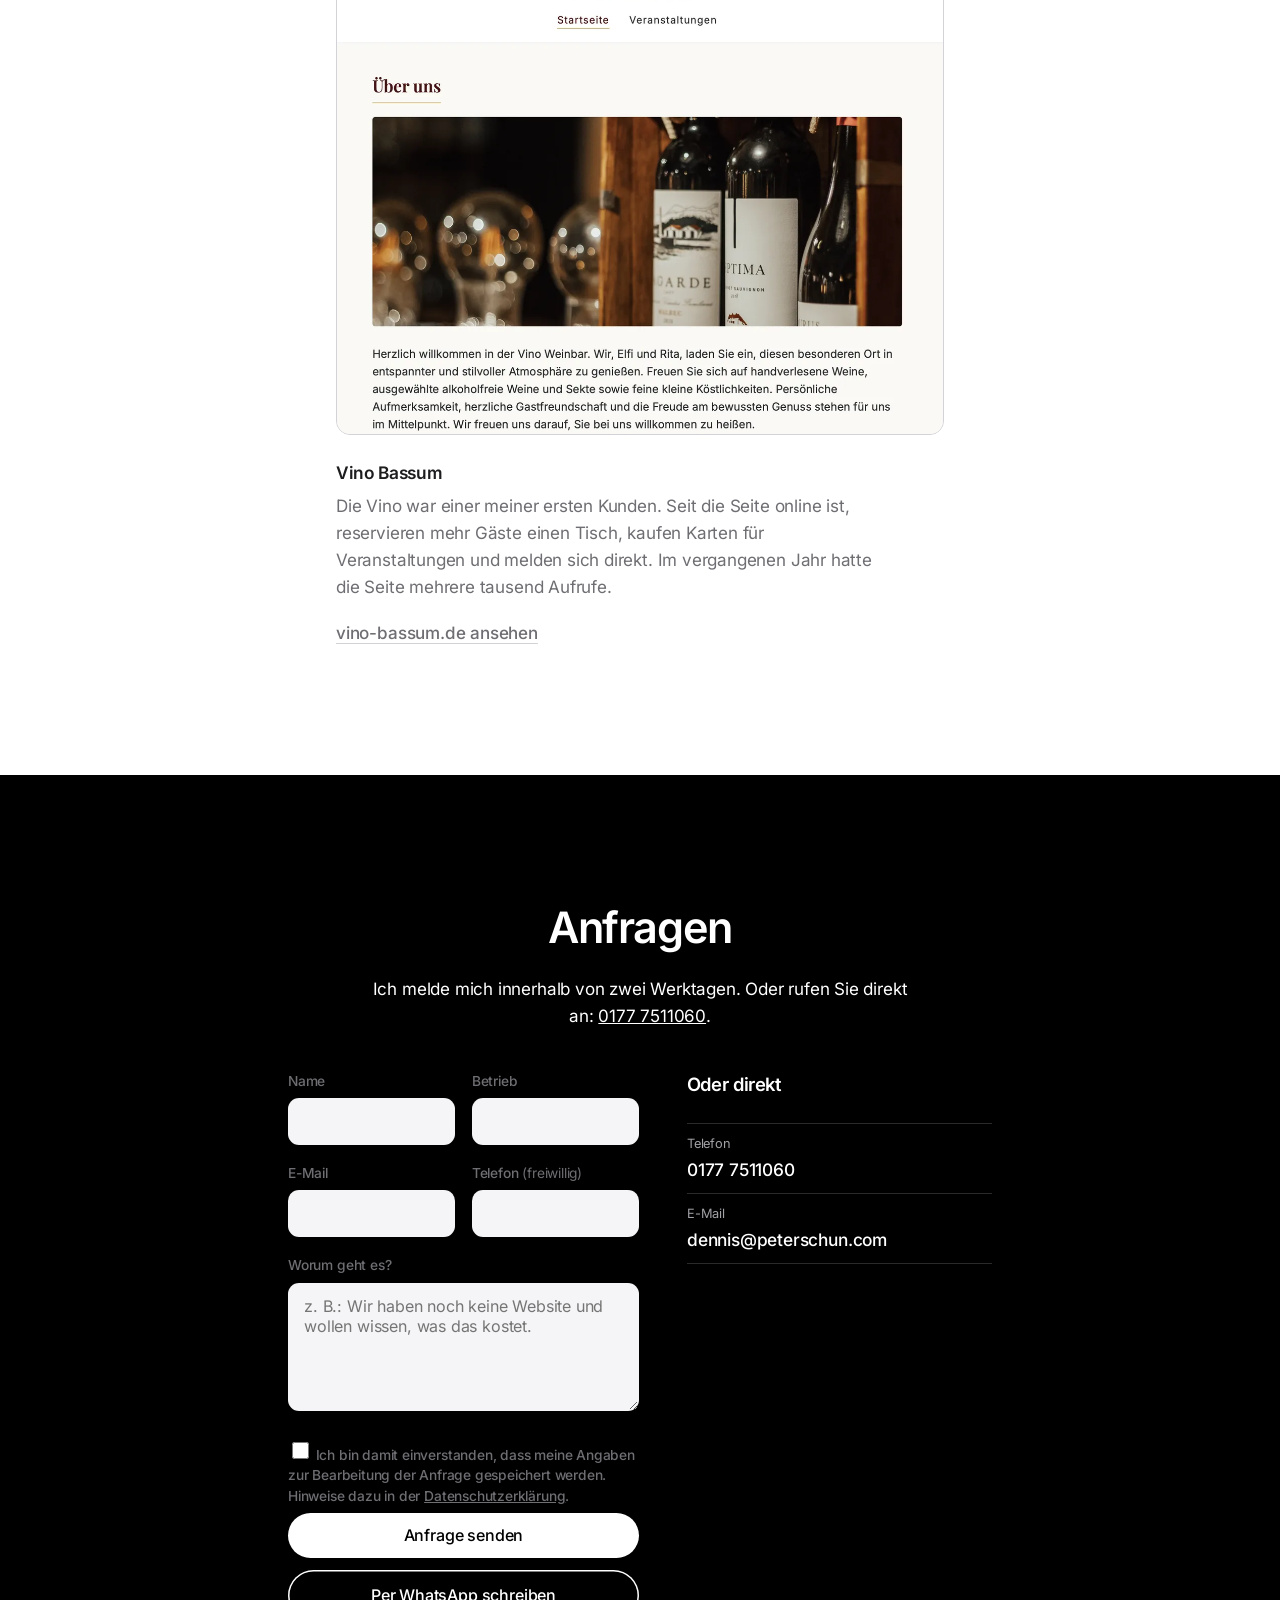
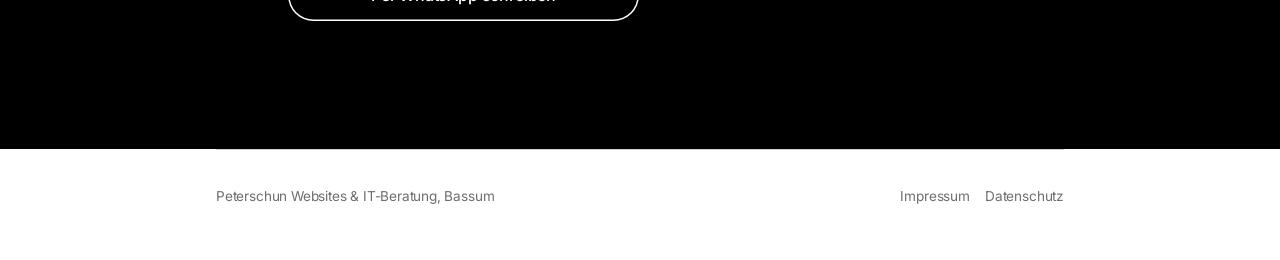
<file: heizung-sanitaer/index.html>
<!DOCTYPE html>
<html lang="de">
<head>
<meta charset="utf-8">
<meta name="viewport" content="width=device-width, initial-scale=1">
<title>Website für Heizung und Sanitär | Peterschun Websites &amp; IT-Beratung</title>
<meta name="description" content="Website zum Festpreis von 1.900 € für Heizung und Sanitärbetriebe im Landkreis Diepholz. Sechs Seiten, fertig in zwei bis drei Wochen, Hosting im ersten Jahr enthalten.">
<meta name="robots" content="noindex, follow">
<link rel="stylesheet" href="/assets/site.css?v=4">
</head>
<body data-gewerk="SH">

<div class="bar">
  <div class="shell bar-in">
    <a class="bar-name" href="/"><span class="bar-vorname">Dennis </span>Peterschun</a>
    <a class="bar-call" href="tel:+491777511060">Anrufen</a>
  </div>
</div>

<main id="top">

  <!-- ---------- Auftakt: Angebot und Kontakt im ersten Bildschirm ---------- -->
  <section class="shell hero">
    <h1 class="h-display">Wer eine Heizungsfirma in Ihrer Gegend sucht, findet zuerst ein Portal.</h1>
    <p class="h-sub">Eine eigene Website zum Festpreis: 1.900 € netto, fertig in zwei bis drei Wochen.</p>
    <div class="form-knoepfe hero-knoepfe">
      <a class="btn" href="#kontakt">Website anfragen</a>
      <a class="btn btn-zweit" href="tel:+491777511060">0177 7511060</a>
    </div>
    <p class="hero-note">Ich melde mich innerhalb von zwei Werktagen.</p>
    <p class="hero-meta" data-ort-hinweis hidden>Diese Seite gehört zu dem Brief, den ich
      Ihnen nach <span class="js-ort"></span> geschickt habe.</p>
  </section>

  <!-- ---------- Was Sie bekommen ---------- -->
  <section class="sec sec-grey" id="paket">
    <div class="shell">
      <div class="col-mid"><h2 class="h-sec">Das bekommen Sie</h2></div>
      <ul class="facts">
        <li>Umfang<b>Sechs Seiten</b></li>
        <li>Dazu<b>Kontaktformular, Karte, Google-Profil</b></li>
        <li>Fertig in<b>Zwei bis drei Wochen</b></li>
        <li>Preis<b>1.900 € netto, Festpreis</b></li>
        <li>Hosting<b>Im ersten Jahr enthalten</b></li>
        <li>Danach<b>Betreuung 49 € im Monat</b></li>
      </ul>
    </div>
  </section>

  <!-- ---------- Referenz ---------- -->
  <section class="sec" id="referenz">
    <div class="shell">
      <div class="col-mid"><h2 class="h-sec">Eine Seite, die ich gebaut habe</h2></div>
      <div class="ref">
        <figure class="ref-shot">
          <a href="https://www.vino-bassum.de" target="_blank" rel="noopener">
            <img src="/assets/vino-bassum.webp" alt="Startseite der Website vino-bassum.de"
                 width="1200" height="922" loading="lazy" decoding="async">
          </a>
        </figure>
        <div class="ref-text">
          <span class="ref-name">Vino Bassum</span>
          <p>Die Vino war einer meiner ersten Kunden. Seit die Seite online ist, reservieren
            mehr Gäste einen Tisch, kaufen Karten für Veranstaltungen und melden sich
            direkt. Im vergangenen Jahr hatte die Seite mehrere tausend Aufrufe.</p>
          <p><a class="textlink" href="https://www.vino-bassum.de" target="_blank"
                rel="noopener">vino-bassum.de ansehen</a></p>
        </div>
      </div>
    </div>
  </section>

  <!-- ---------- Kontakt ---------- -->
  <section class="sec sec-dark" id="kontakt">
    <div class="shell">
      <div class="col-mid">
        <h2 class="h-sec">Anfragen</h2>
        <p class="note-mid">Ich melde mich innerhalb von zwei Werktagen. Oder rufen Sie
          direkt an: <a href="tel:+491777511060" style="white-space:nowrap">0177 7511060</a>.</p>
      </div>

      <div class="contact-split">
        <!--
          ============================================================
          FORMULAR -> BREVO
          /assets/formular.js sendet per fetch an die action-URL des
          Brevo-Formulars und liest die Antwort aus (JSON, CORS erlaubt).
          Nur bei success=true geht es weiter auf /danke/, sonst
          erscheint der rote Kasten.

          BETRIEBS_ID ist in Brevo ein PFLICHTFELD. Ist es leer,
          verwirft Brevo die komplette Anfrage. Ohne Brief-Code steht
          deshalb unten der Vorgabewert "ohne-code".

          VORHER IN BREVO ANLEGEN (Kontakte > Einstellungen > Attribute),
          jeweils als Typ Text:
            BETRIEB, TELEFON, ANLIEGEN, HERKUNFT, BETRIEBS_ID, GEWERK
          Brevo verwirft Werte fuer nicht existierende Attribute ohne
          Fehlermeldung. Erst anlegen, dann testen.

          Die drei Felder BETRIEBS_ID, GEWERK und HERKUNFT fuellt
          /assets/kampagne.js aus dem Code im QR-Code des Briefes.
          ============================================================
        -->
        <form class="form" id="kampagnenform" method="POST"
              action="https://5ef05d4b.sibforms.com/serve/[base64]" data-formular novalidate>
          <div class="field-2">
            <div class="field">
              <label for="k-name">Name</label>
              <input type="text" id="k-name" name="NACHNAME" autocomplete="name"
                     maxlength="200" required>
            </div>
            <div class="field">
              <label for="k-firma">Betrieb</label>
              <input type="text" id="k-firma" name="BETRIEB" autocomplete="organization"
                     maxlength="200" required>
            </div>
          </div>
          <div class="field-2">
            <div class="field">
              <label for="k-mail">E-Mail</label>
              <input type="email" id="k-mail" name="EMAIL" autocomplete="email" required>
            </div>
            <div class="field">
              <label for="k-tel">Telefon <span style="font-weight:400">(freiwillig)</span></label>
              <input type="tel" id="k-tel" name="TELEFON" autocomplete="tel">
            </div>
          </div>
          <div class="field">
            <label for="k-text">Worum geht es?</label>
            <textarea id="k-text" name="ANLIEGEN" maxlength="1000" required
                      placeholder="z. B.: Wir haben noch keine Website und wollen wissen, was das kostet."></textarea>
          </div>

          <label class="consent" for="k-ok">
            <input type="checkbox" id="k-ok" name="OPT_IN" value="1" required>
            <span>Ich bin damit einverstanden, dass meine Angaben zur Bearbeitung der Anfrage
              gespeichert werden. Hinweise dazu in der
              <a href="/datenschutz.html">Datenschutzerklärung</a>.</span>
          </label>

          <p class="form-error" id="kampagnenerror" role="alert">Bitte füllen Sie die
            markierten Felder aus.</p>

          <div class="form-knoepfe">
            <button type="submit" class="btn">Anfrage senden</button>
            <a class="btn btn-zweit" data-wa href="https://wa.me/491777511060?text=Hallo%2C%20ich%20interessiere%20mich%20f%C3%BCr%20eine%20Website."
                         target="_blank" rel="noopener">Per WhatsApp schreiben</a>
          </div>

          <div class="form-fail" role="alert">
            <b>Das Senden hat nicht funktioniert.</b>
            <p>Bitte rufen Sie mich an: <a href="tel:+491777511060">0177 7511060</a>.
              Oder schreiben Sie an
              <a href="mailto:dennis@peterschun.com">dennis@peterschun.com</a>.</p>
          </div>

          <!-- Spamfalle von Brevo: muss leer bleiben, nicht entfernen. -->
          <input type="text" name="email_address_check" value="" tabindex="-1" aria-hidden="true"
                 style="position:absolute;left:-9999px;width:1px;height:1px;opacity:0">
          <input type="hidden" name="locale" value="de">
          <!-- Pflichtfeld in Brevo. Leer = Anfrage wird verworfen.
               Liegt ein Brief-Code vor, ueberschreibt kampagne.js den Wert. -->
          <input type="hidden" name="BETRIEBS_ID" value="ohne-code">
          <input type="hidden" name="HERKUNFT" value="Brief Heizung und Sanitär">
          <input type="hidden" name="GEWERK" value="SH">
        </form>

        <div class="direct">
          <h3>Oder direkt</h3>
          <ul class="me-contact">
            <li><span>Telefon</span><a href="tel:+491777511060">0177 7511060</a></li>
            <li><span>E-Mail</span><a href="mailto:dennis@peterschun.com">dennis@peterschun.com</a></li>
          </ul>
          <p data-ort-hinweis hidden>Ihr Zeichen aus dem Brief: <b class="js-code"></b>.
            Nennen Sie es einfach am Telefon, dann finde ich Ihren Betrieb sofort.</p>
        </div>
      </div>
    </div>
  </section>

</main>

<footer class="shell">
  <div class="foot">
    <div>Peterschun Websites &amp; IT-Beratung, Bassum</div>
    <div><a href="/impressum.html">Impressum</a> &nbsp;&nbsp;
      <a href="/datenschutz.html">Datenschutz</a></div>
  </div>
</footer>

<script src="/assets/kampagne.js?v=4"></script>
<script src="/assets/formular.js?v=4"></script>
</body>
</html>
</file>
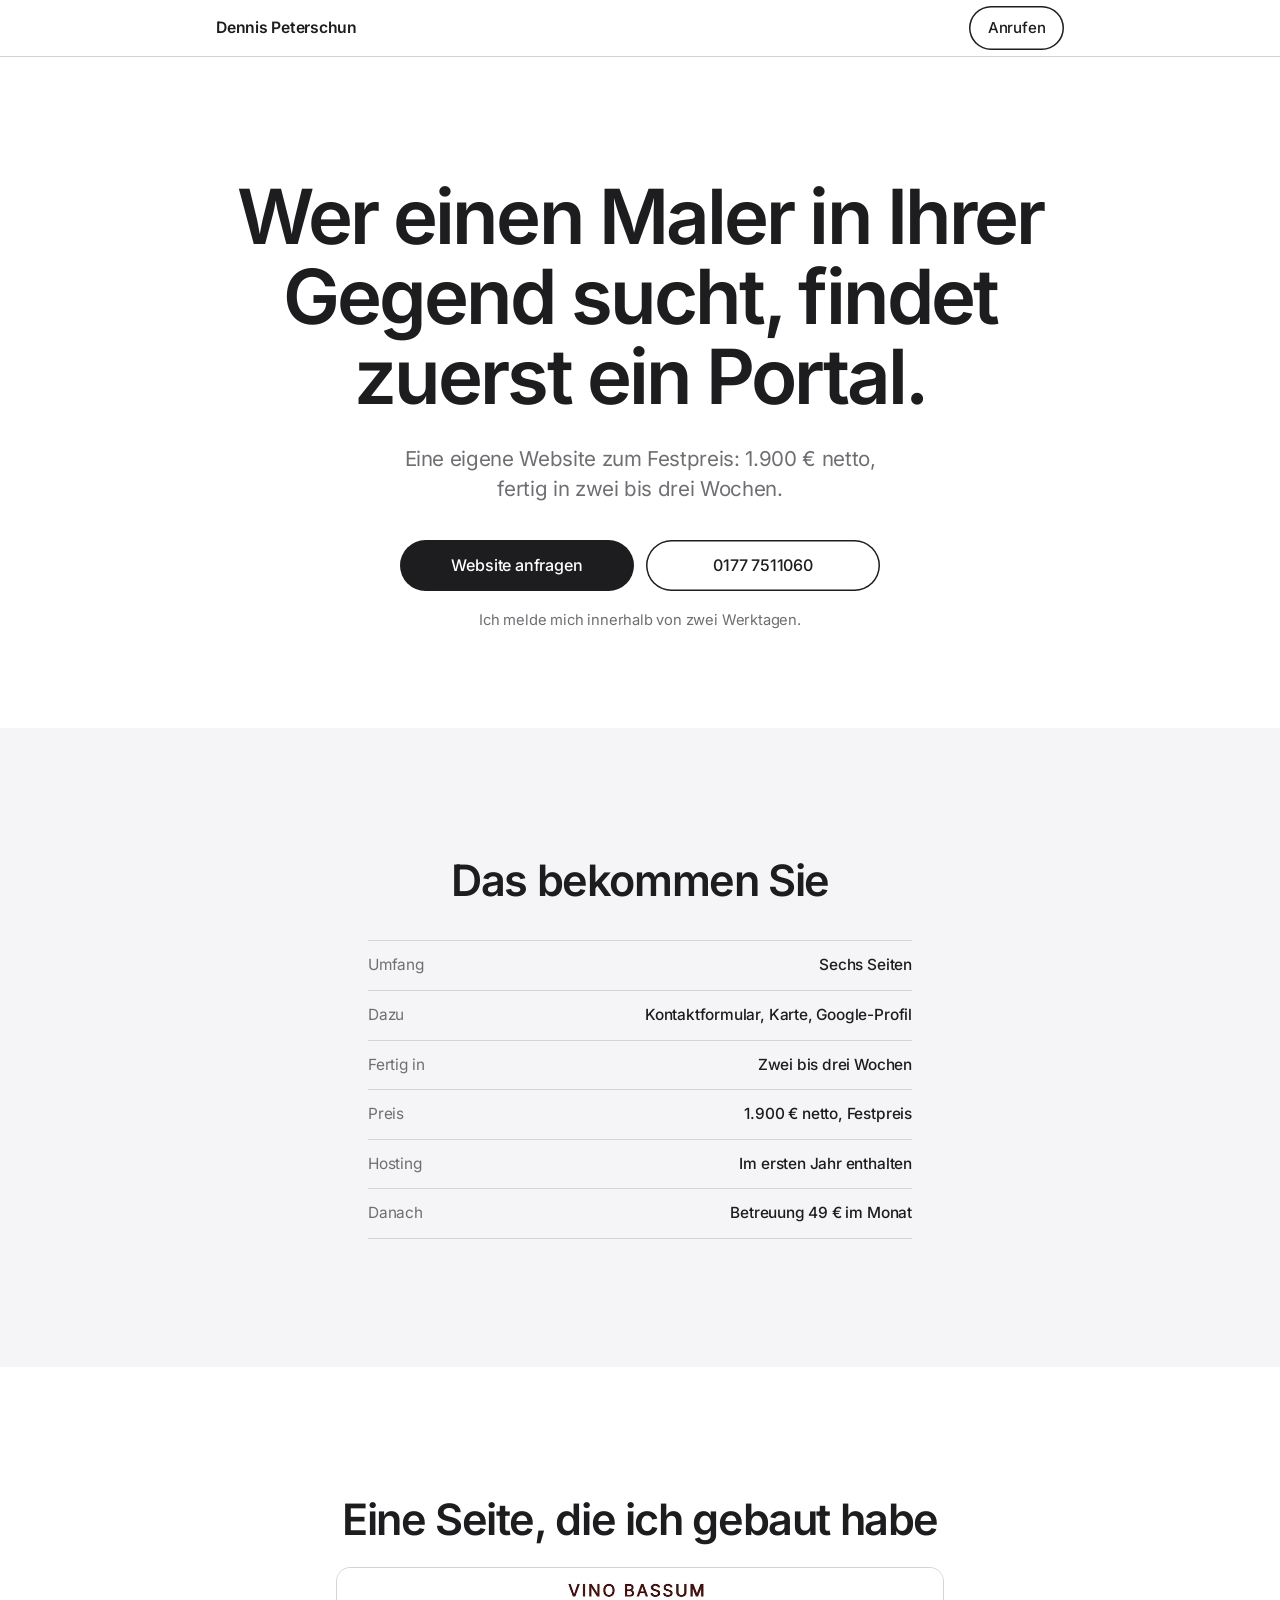
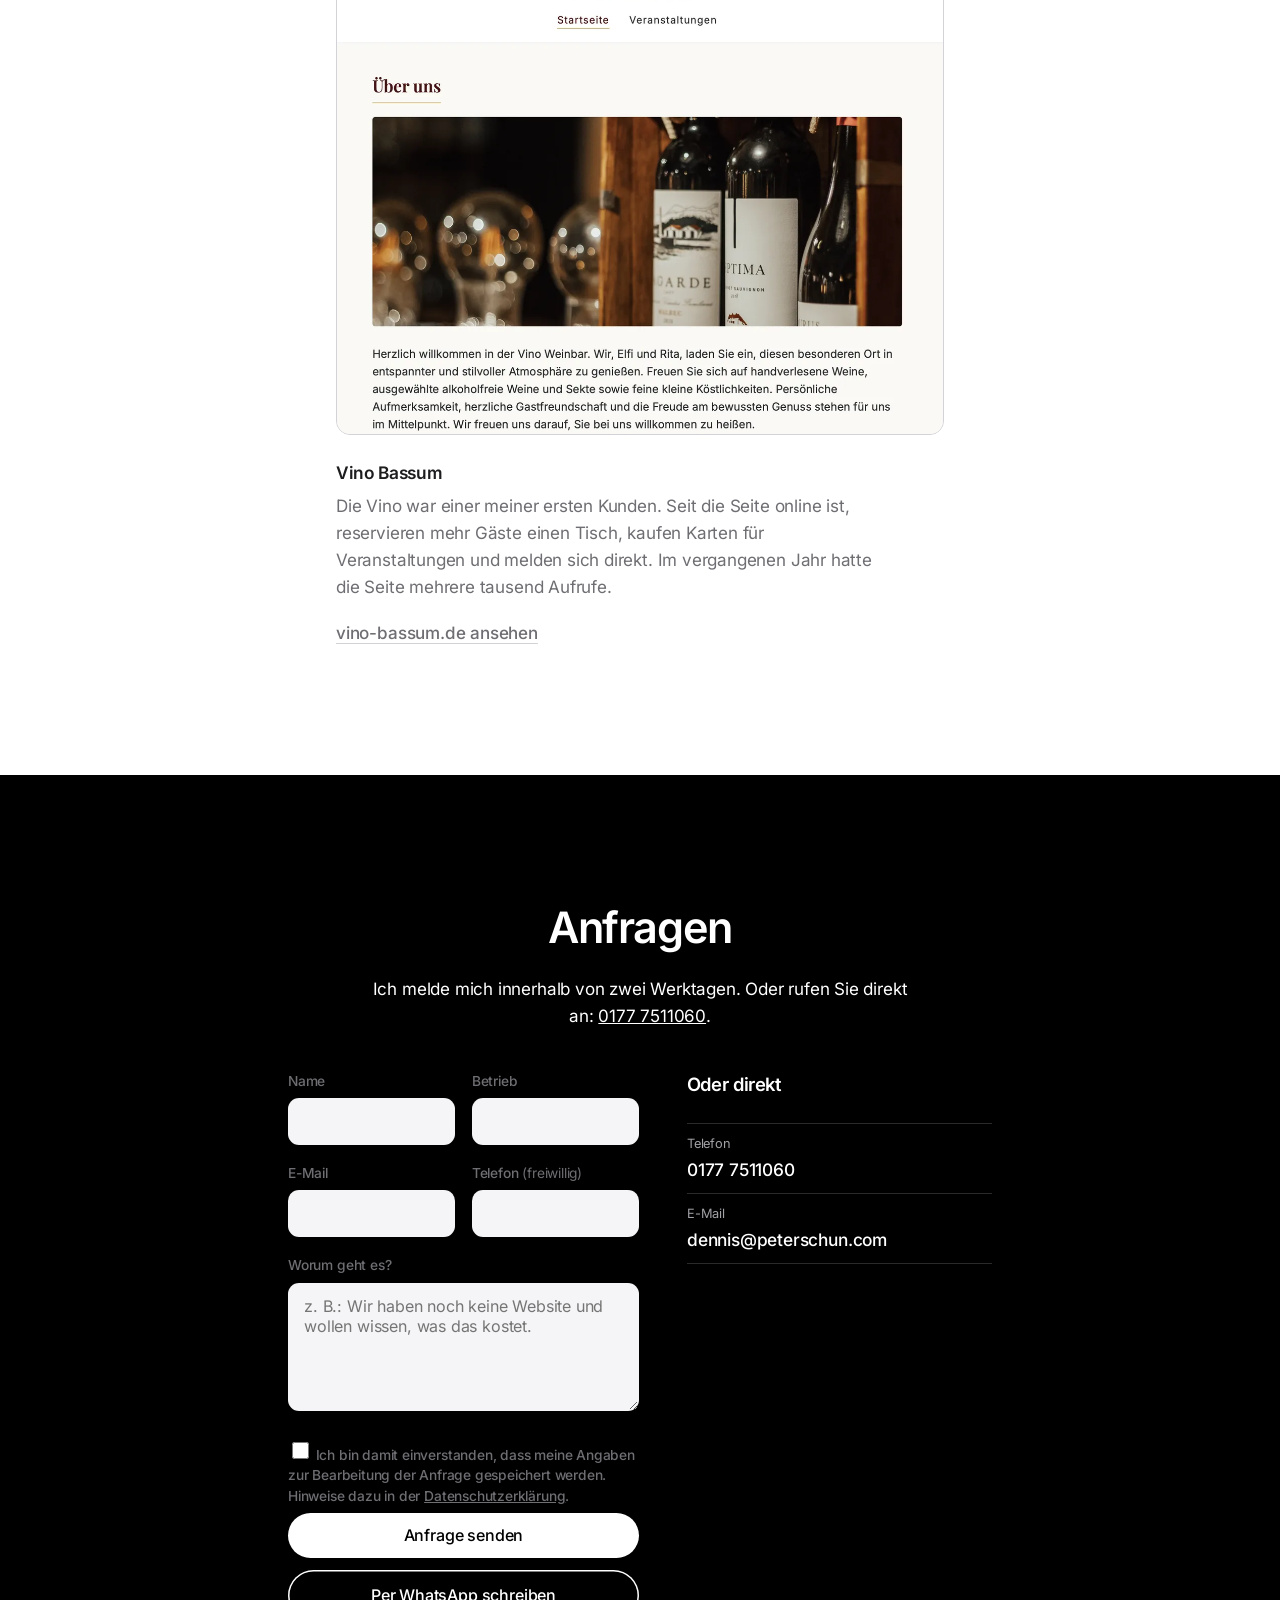
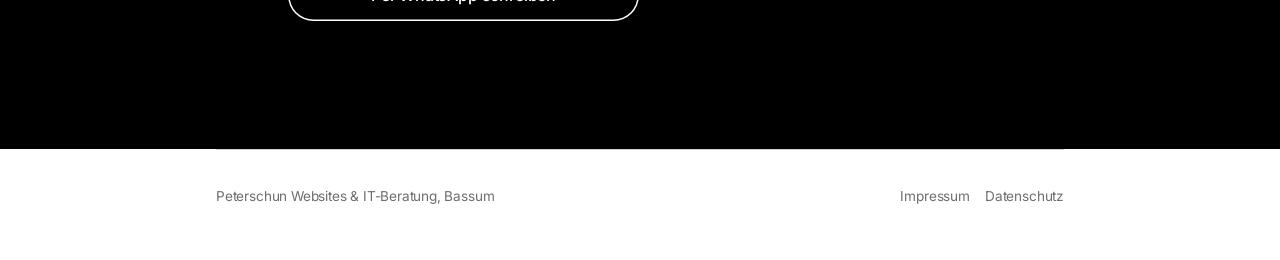
<file: maler/index.html>
<!DOCTYPE html>
<html lang="de">
<head>
<meta charset="utf-8">
<meta name="viewport" content="width=device-width, initial-scale=1">
<title>Website für Maler | Peterschun Websites &amp; IT-Beratung</title>
<meta name="description" content="Website zum Festpreis von 1.900 € für Malerbetriebe im Landkreis Diepholz. Sechs Seiten, fertig in zwei bis drei Wochen, Hosting im ersten Jahr enthalten.">
<meta name="robots" content="noindex, follow">
<link rel="stylesheet" href="/assets/site.css?v=4">
</head>
<body data-gewerk="MA">

<div class="bar">
  <div class="shell bar-in">
    <a class="bar-name" href="/"><span class="bar-vorname">Dennis </span>Peterschun</a>
    <a class="bar-call" href="tel:+491777511060">Anrufen</a>
  </div>
</div>

<main id="top">

  <!-- ---------- Auftakt: Angebot und Kontakt im ersten Bildschirm ---------- -->
  <section class="shell hero">
    <h1 class="h-display">Wer einen Maler in Ihrer Gegend sucht, findet zuerst ein Portal.</h1>
    <p class="h-sub">Eine eigene Website zum Festpreis: 1.900 € netto, fertig in zwei bis drei Wochen.</p>
    <div class="form-knoepfe hero-knoepfe">
      <a class="btn" href="#kontakt">Website anfragen</a>
      <a class="btn btn-zweit" href="tel:+491777511060">0177 7511060</a>
    </div>
    <p class="hero-note">Ich melde mich innerhalb von zwei Werktagen.</p>
    <p class="hero-meta" data-ort-hinweis hidden>Diese Seite gehört zu dem Brief, den ich
      Ihnen nach <span class="js-ort"></span> geschickt habe.</p>
  </section>

  <!-- ---------- Was Sie bekommen ---------- -->
  <section class="sec sec-grey" id="paket">
    <div class="shell">
      <div class="col-mid"><h2 class="h-sec">Das bekommen Sie</h2></div>
      <ul class="facts">
        <li>Umfang<b>Sechs Seiten</b></li>
        <li>Dazu<b>Kontaktformular, Karte, Google-Profil</b></li>
        <li>Fertig in<b>Zwei bis drei Wochen</b></li>
        <li>Preis<b>1.900 € netto, Festpreis</b></li>
        <li>Hosting<b>Im ersten Jahr enthalten</b></li>
        <li>Danach<b>Betreuung 49 € im Monat</b></li>
      </ul>
    </div>
  </section>

  <!-- ---------- Referenz ---------- -->
  <section class="sec" id="referenz">
    <div class="shell">
      <div class="col-mid"><h2 class="h-sec">Eine Seite, die ich gebaut habe</h2></div>
      <div class="ref">
        <figure class="ref-shot">
          <a href="https://www.vino-bassum.de" target="_blank" rel="noopener">
            <img src="/assets/vino-bassum.webp" alt="Startseite der Website vino-bassum.de"
                 width="1200" height="922" loading="lazy" decoding="async">
          </a>
        </figure>
        <div class="ref-text">
          <span class="ref-name">Vino Bassum</span>
          <p>Die Vino war einer meiner ersten Kunden. Seit die Seite online ist, reservieren
            mehr Gäste einen Tisch, kaufen Karten für Veranstaltungen und melden sich
            direkt. Im vergangenen Jahr hatte die Seite mehrere tausend Aufrufe.</p>
          <p><a class="textlink" href="https://www.vino-bassum.de" target="_blank"
                rel="noopener">vino-bassum.de ansehen</a></p>
        </div>
      </div>
    </div>
  </section>

  <!-- ---------- Kontakt ---------- -->
  <section class="sec sec-dark" id="kontakt">
    <div class="shell">
      <div class="col-mid">
        <h2 class="h-sec">Anfragen</h2>
        <p class="note-mid">Ich melde mich innerhalb von zwei Werktagen. Oder rufen Sie
          direkt an: <a href="tel:+491777511060" style="white-space:nowrap">0177 7511060</a>.</p>
      </div>

      <div class="contact-split">
        <!--
          ============================================================
          FORMULAR -> BREVO
          /assets/formular.js sendet per fetch an die action-URL des
          Brevo-Formulars und liest die Antwort aus (JSON, CORS erlaubt).
          Nur bei success=true geht es weiter auf /danke/, sonst
          erscheint der rote Kasten.

          BETRIEBS_ID ist in Brevo ein PFLICHTFELD. Ist es leer,
          verwirft Brevo die komplette Anfrage. Ohne Brief-Code steht
          deshalb unten der Vorgabewert "ohne-code".

          VORHER IN BREVO ANLEGEN (Kontakte > Einstellungen > Attribute),
          jeweils als Typ Text:
            BETRIEB, TELEFON, ANLIEGEN, HERKUNFT, BETRIEBS_ID, GEWERK
          Brevo verwirft Werte fuer nicht existierende Attribute ohne
          Fehlermeldung. Erst anlegen, dann testen.

          Die drei Felder BETRIEBS_ID, GEWERK und HERKUNFT fuellt
          /assets/kampagne.js aus dem Code im QR-Code des Briefes.
          ============================================================
        -->
        <form class="form" id="kampagnenform" method="POST"
              action="https://5ef05d4b.sibforms.com/serve/[base64]" data-formular novalidate>
          <div class="field-2">
            <div class="field">
              <label for="k-name">Name</label>
              <input type="text" id="k-name" name="NACHNAME" autocomplete="name"
                     maxlength="200" required>
            </div>
            <div class="field">
              <label for="k-firma">Betrieb</label>
              <input type="text" id="k-firma" name="BETRIEB" autocomplete="organization"
                     maxlength="200" required>
            </div>
          </div>
          <div class="field-2">
            <div class="field">
              <label for="k-mail">E-Mail</label>
              <input type="email" id="k-mail" name="EMAIL" autocomplete="email" required>
            </div>
            <div class="field">
              <label for="k-tel">Telefon <span style="font-weight:400">(freiwillig)</span></label>
              <input type="tel" id="k-tel" name="TELEFON" autocomplete="tel">
            </div>
          </div>
          <div class="field">
            <label for="k-text">Worum geht es?</label>
            <textarea id="k-text" name="ANLIEGEN" maxlength="1000" required
                      placeholder="z. B.: Wir haben noch keine Website und wollen wissen, was das kostet."></textarea>
          </div>

          <label class="consent" for="k-ok">
            <input type="checkbox" id="k-ok" name="OPT_IN" value="1" required>
            <span>Ich bin damit einverstanden, dass meine Angaben zur Bearbeitung der Anfrage
              gespeichert werden. Hinweise dazu in der
              <a href="/datenschutz.html">Datenschutzerklärung</a>.</span>
          </label>

          <p class="form-error" id="kampagnenerror" role="alert">Bitte füllen Sie die
            markierten Felder aus.</p>

          <div class="form-knoepfe">
            <button type="submit" class="btn">Anfrage senden</button>
            <a class="btn btn-zweit" data-wa href="https://wa.me/491777511060?text=Hallo%2C%20ich%20interessiere%20mich%20f%C3%BCr%20eine%20Website."
                         target="_blank" rel="noopener">Per WhatsApp schreiben</a>
          </div>

          <div class="form-fail" role="alert">
            <b>Das Senden hat nicht funktioniert.</b>
            <p>Bitte rufen Sie mich an: <a href="tel:+491777511060">0177 7511060</a>.
              Oder schreiben Sie an
              <a href="mailto:dennis@peterschun.com">dennis@peterschun.com</a>.</p>
          </div>

          <!-- Spamfalle von Brevo: muss leer bleiben, nicht entfernen. -->
          <input type="text" name="email_address_check" value="" tabindex="-1" aria-hidden="true"
                 style="position:absolute;left:-9999px;width:1px;height:1px;opacity:0">
          <input type="hidden" name="locale" value="de">
          <!-- Pflichtfeld in Brevo. Leer = Anfrage wird verworfen.
               Liegt ein Brief-Code vor, ueberschreibt kampagne.js den Wert. -->
          <input type="hidden" name="BETRIEBS_ID" value="ohne-code">
          <input type="hidden" name="HERKUNFT" value="Brief Maler">
          <input type="hidden" name="GEWERK" value="MA">
        </form>

        <div class="direct">
          <h3>Oder direkt</h3>
          <ul class="me-contact">
            <li><span>Telefon</span><a href="tel:+491777511060">0177 7511060</a></li>
            <li><span>E-Mail</span><a href="mailto:dennis@peterschun.com">dennis@peterschun.com</a></li>
          </ul>
          <p data-ort-hinweis hidden>Ihr Zeichen aus dem Brief: <b class="js-code"></b>.
            Nennen Sie es einfach am Telefon, dann finde ich Ihren Betrieb sofort.</p>
        </div>
      </div>
    </div>
  </section>

</main>

<footer class="shell">
  <div class="foot">
    <div>Peterschun Websites &amp; IT-Beratung, Bassum</div>
    <div><a href="/impressum.html">Impressum</a> &nbsp;&nbsp;
      <a href="/datenschutz.html">Datenschutz</a></div>
  </div>
</footer>

<script src="/assets/kampagne.js?v=4"></script>
<script src="/assets/formular.js?v=4"></script>
</body>
</html>
</file>
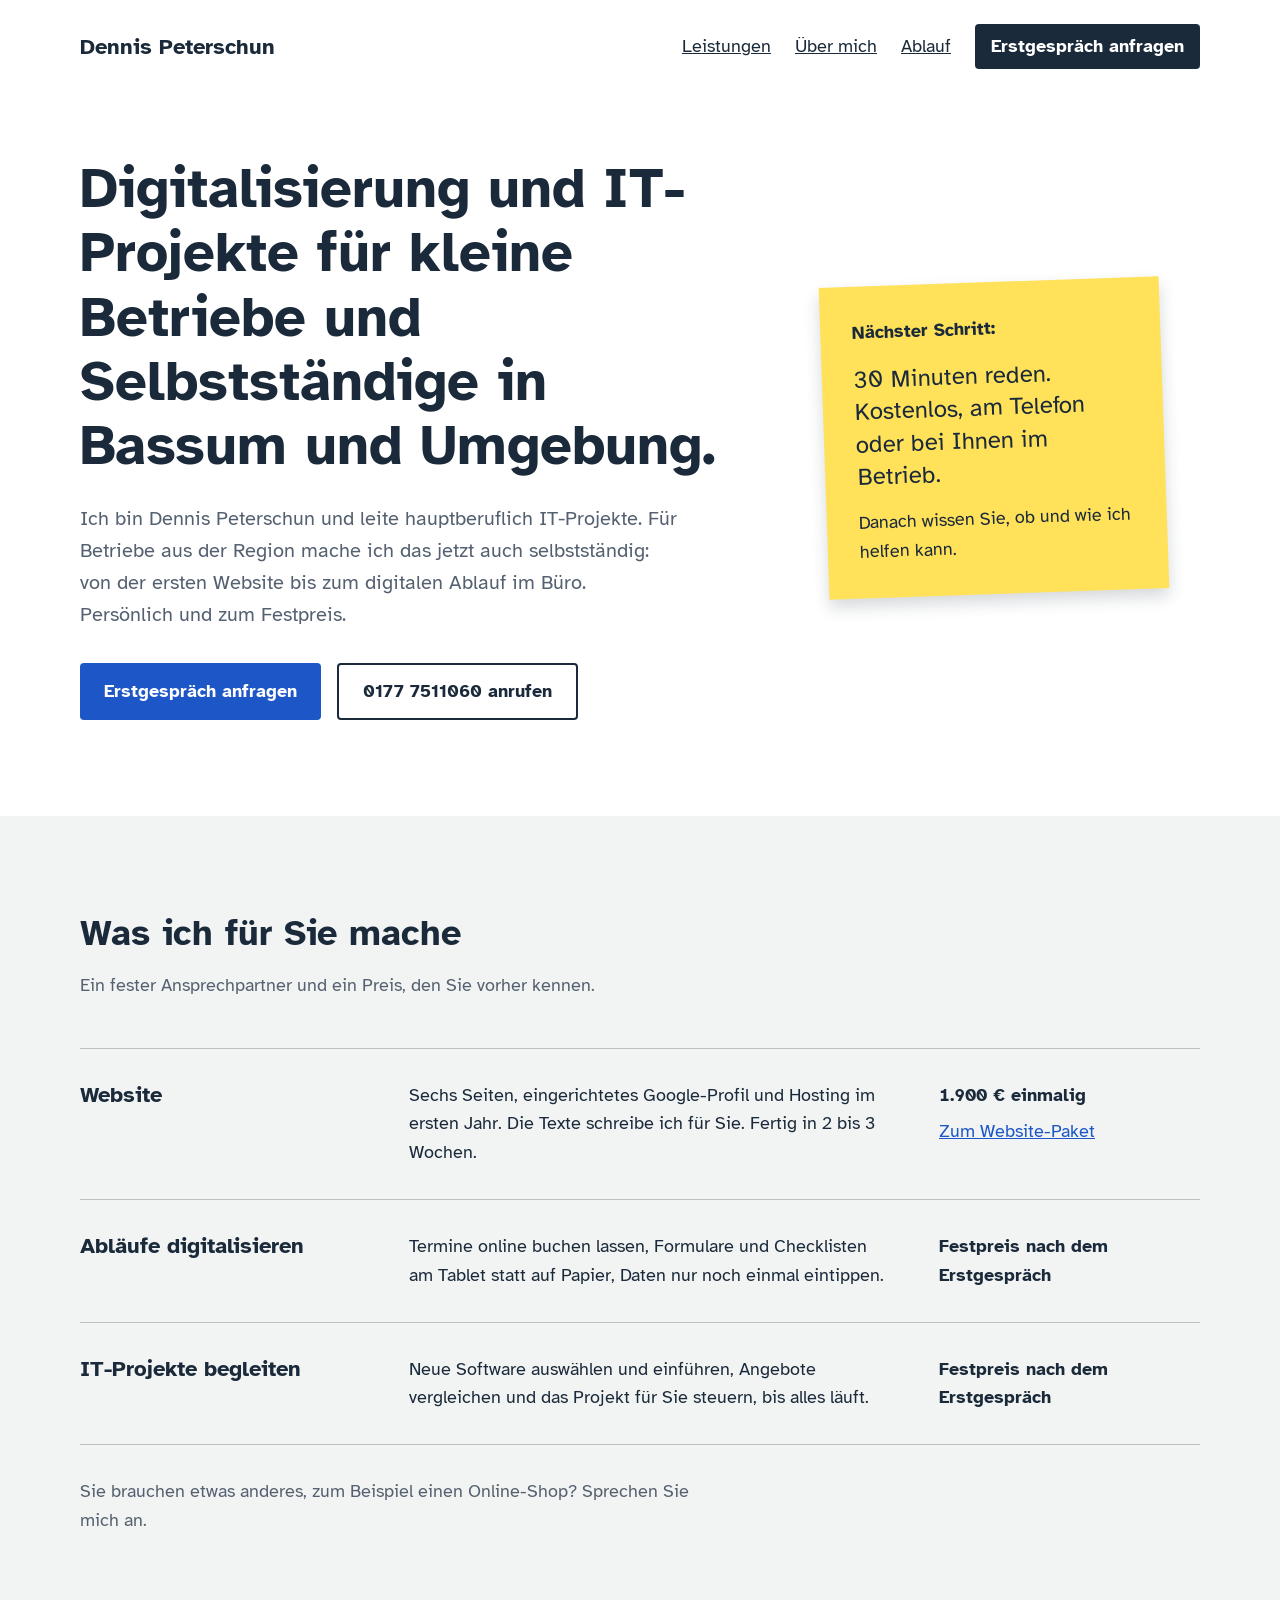
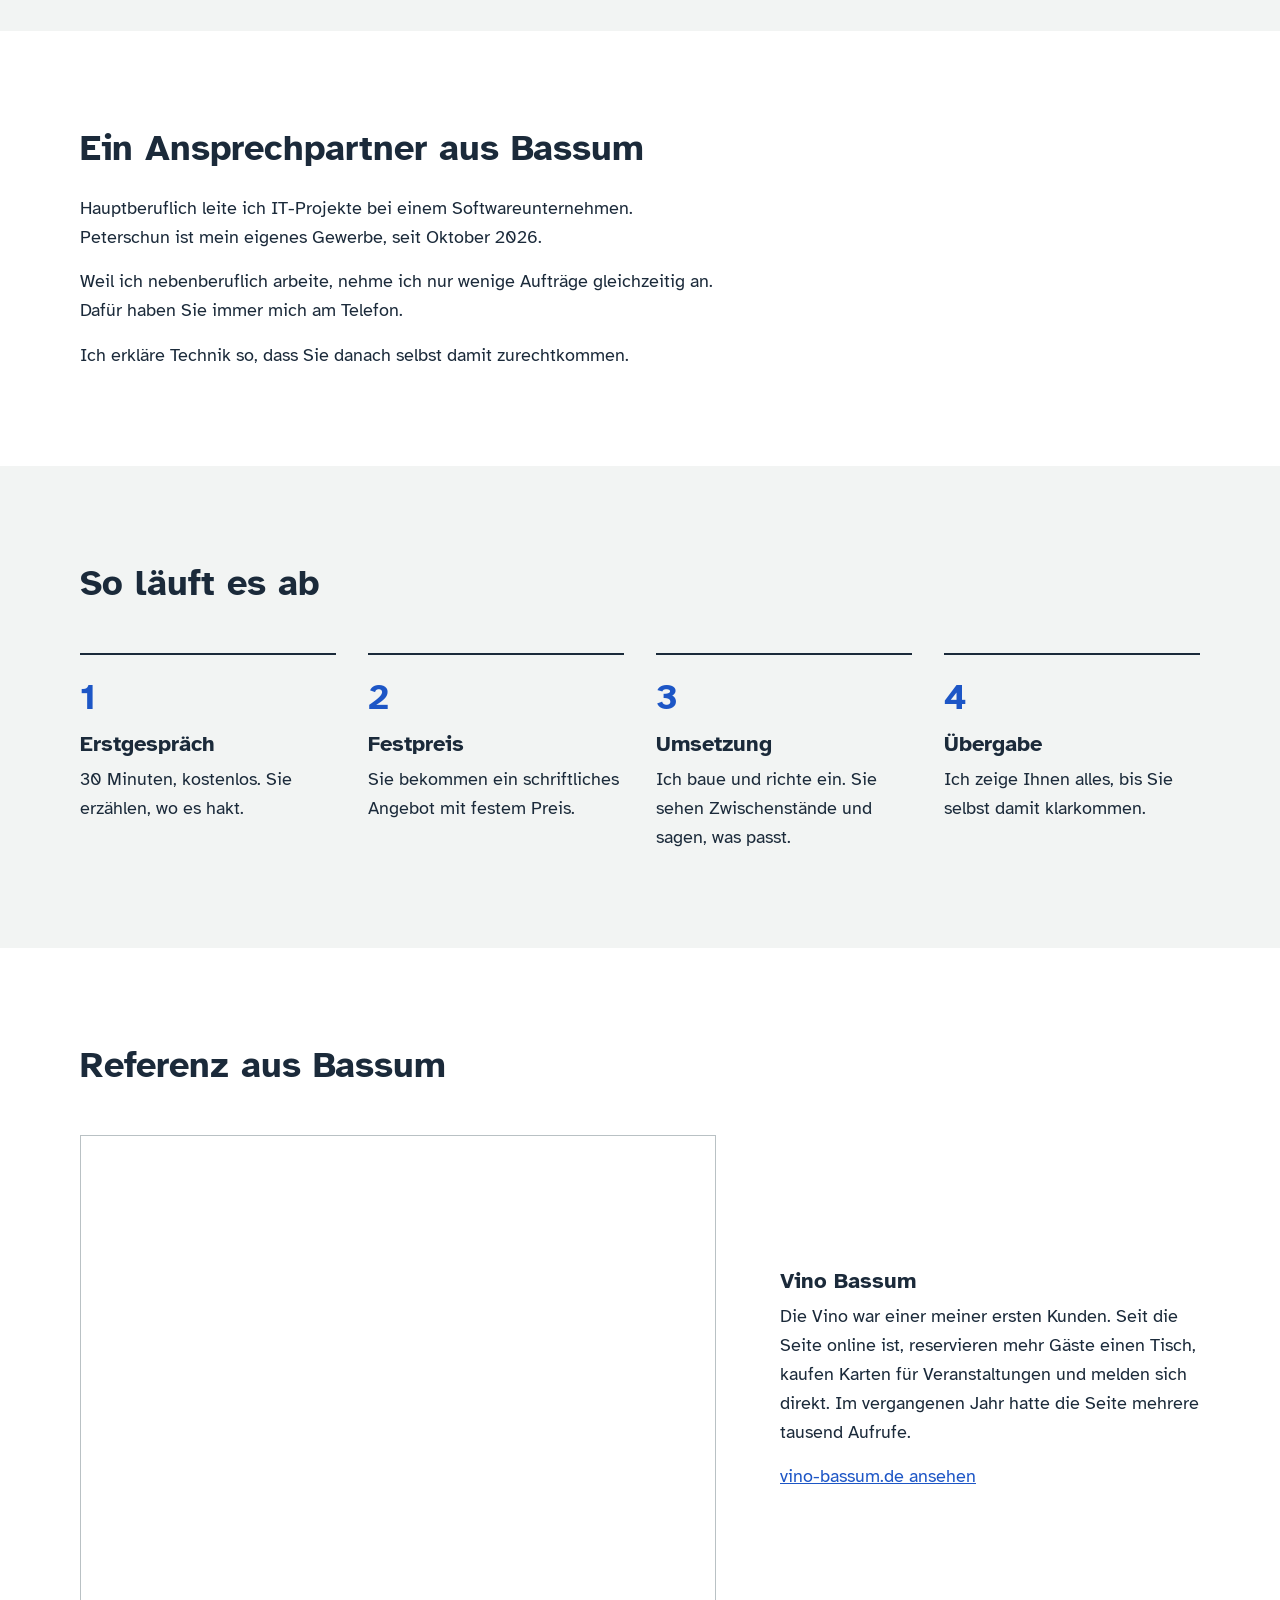
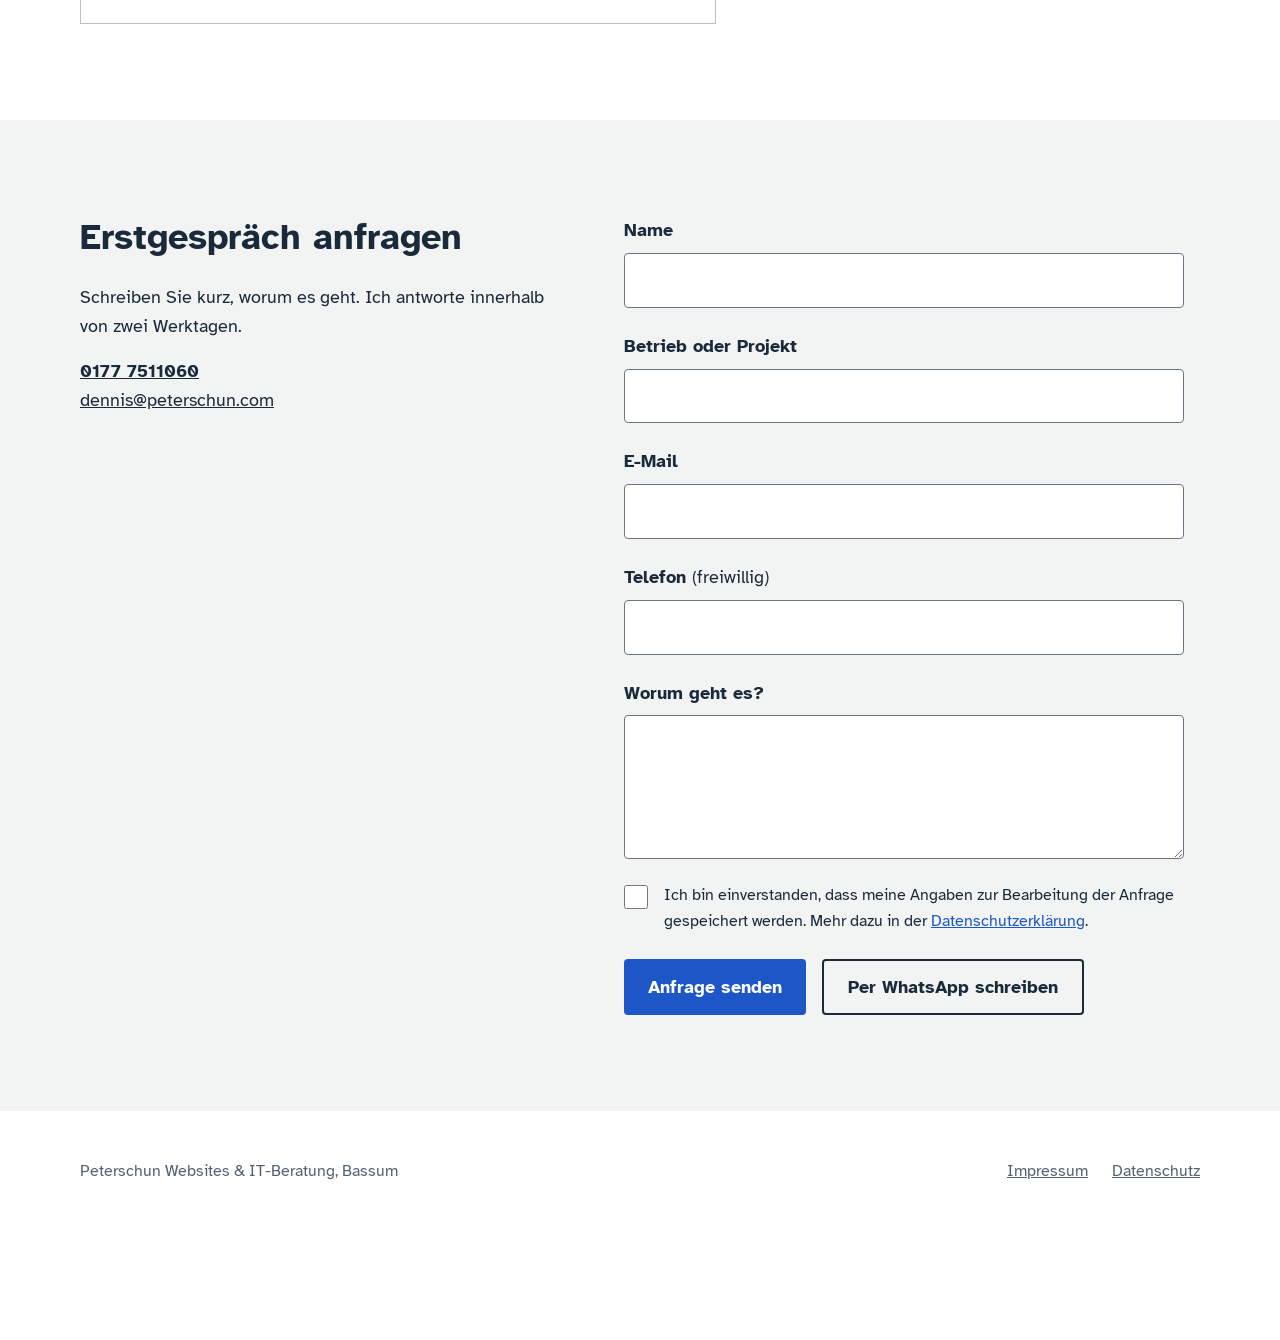
<file: prozesscheck/index.html>
<!DOCTYPE html>
<html lang="de">
<head>
<meta charset="utf-8">
<meta name="viewport" content="width=device-width, initial-scale=1">
<title>Weitergeleitet | Peterschun Websites &amp; IT-Beratung</title>
<!-- Alte Adresse. Leitet auf die Startseite weiter, damit alte Links nicht ins Leere laufen. -->
<meta name="robots" content="noindex">
<link rel="canonical" href="https://peterschun.com/">
<meta http-equiv="refresh" content="0; url=/">
<link rel="stylesheet" href="/assets/site.css?v=4">
</head>
<body>
<main class="shell hero">
  <p class="h-sub">Diese Seite ist umgezogen. <a href="/">Weiter zur Startseite</a></p>
</main>
</body>
</html>
</file>
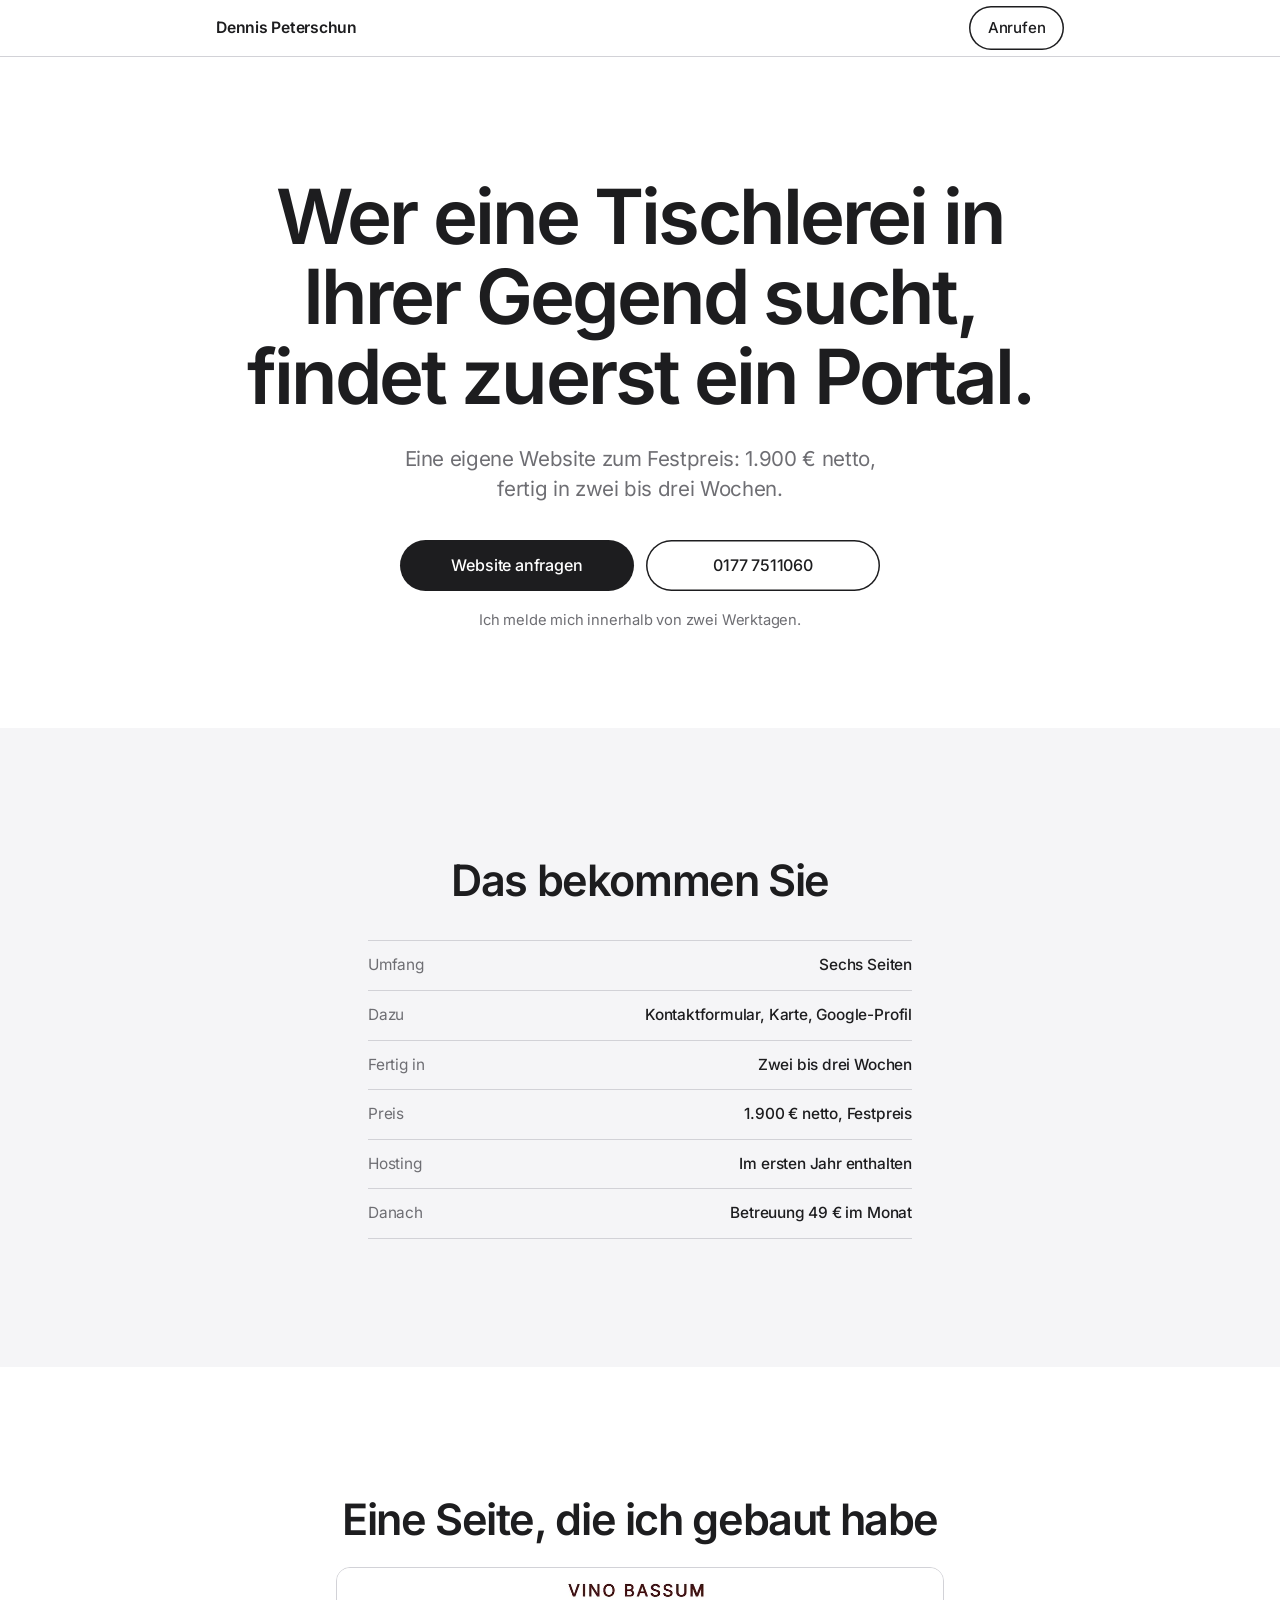
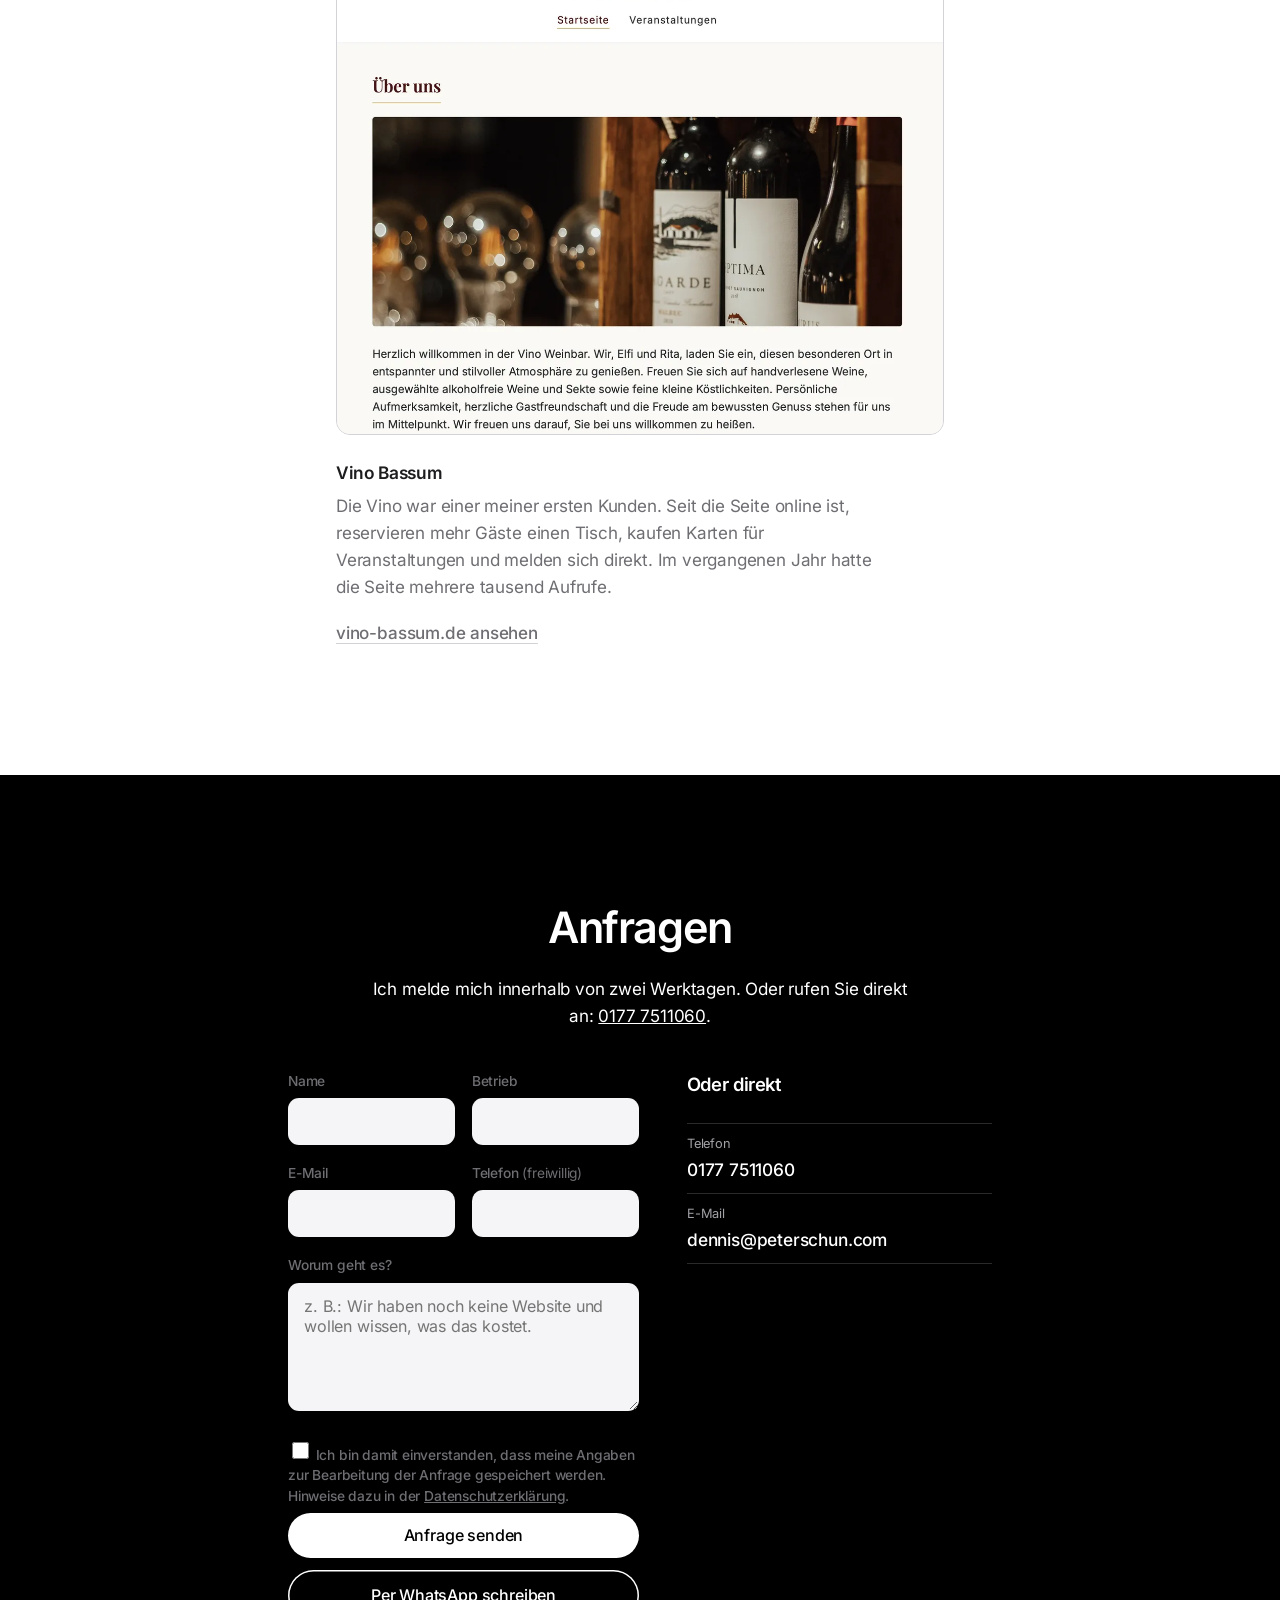
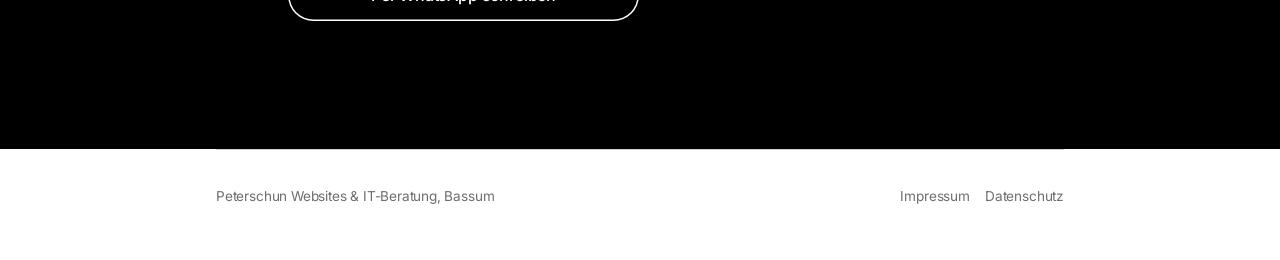
<file: tischler/index.html>
<!DOCTYPE html>
<html lang="de">
<head>
<meta charset="utf-8">
<meta name="viewport" content="width=device-width, initial-scale=1">
<title>Website für Tischlerei | Peterschun Websites &amp; IT-Beratung</title>
<meta name="description" content="Website zum Festpreis von 1.900 € für Tischlereibetriebe im Landkreis Diepholz. Sechs Seiten, fertig in zwei bis drei Wochen, Hosting im ersten Jahr enthalten.">
<meta name="robots" content="noindex, follow">
<link rel="stylesheet" href="/assets/site.css?v=4">
</head>
<body data-gewerk="TI">

<div class="bar">
  <div class="shell bar-in">
    <a class="bar-name" href="/"><span class="bar-vorname">Dennis </span>Peterschun</a>
    <a class="bar-call" href="tel:+491777511060">Anrufen</a>
  </div>
</div>

<main id="top">

  <!-- ---------- Auftakt: Angebot und Kontakt im ersten Bildschirm ---------- -->
  <section class="shell hero">
    <h1 class="h-display">Wer eine Tischlerei in Ihrer Gegend sucht, findet zuerst ein Portal.</h1>
    <p class="h-sub">Eine eigene Website zum Festpreis: 1.900 € netto, fertig in zwei bis drei Wochen.</p>
    <div class="form-knoepfe hero-knoepfe">
      <a class="btn" href="#kontakt">Website anfragen</a>
      <a class="btn btn-zweit" href="tel:+491777511060">0177 7511060</a>
    </div>
    <p class="hero-note">Ich melde mich innerhalb von zwei Werktagen.</p>
    <p class="hero-meta" data-ort-hinweis hidden>Diese Seite gehört zu dem Brief, den ich
      Ihnen nach <span class="js-ort"></span> geschickt habe.</p>
  </section>

  <!-- ---------- Was Sie bekommen ---------- -->
  <section class="sec sec-grey" id="paket">
    <div class="shell">
      <div class="col-mid"><h2 class="h-sec">Das bekommen Sie</h2></div>
      <ul class="facts">
        <li>Umfang<b>Sechs Seiten</b></li>
        <li>Dazu<b>Kontaktformular, Karte, Google-Profil</b></li>
        <li>Fertig in<b>Zwei bis drei Wochen</b></li>
        <li>Preis<b>1.900 € netto, Festpreis</b></li>
        <li>Hosting<b>Im ersten Jahr enthalten</b></li>
        <li>Danach<b>Betreuung 49 € im Monat</b></li>
      </ul>
    </div>
  </section>

  <!-- ---------- Referenz ---------- -->
  <section class="sec" id="referenz">
    <div class="shell">
      <div class="col-mid"><h2 class="h-sec">Eine Seite, die ich gebaut habe</h2></div>
      <div class="ref">
        <figure class="ref-shot">
          <a href="https://www.vino-bassum.de" target="_blank" rel="noopener">
            <img src="/assets/vino-bassum.webp" alt="Startseite der Website vino-bassum.de"
                 width="1200" height="922" loading="lazy" decoding="async">
          </a>
        </figure>
        <div class="ref-text">
          <span class="ref-name">Vino Bassum</span>
          <p>Die Vino war einer meiner ersten Kunden. Seit die Seite online ist, reservieren
            mehr Gäste einen Tisch, kaufen Karten für Veranstaltungen und melden sich
            direkt. Im vergangenen Jahr hatte die Seite mehrere tausend Aufrufe.</p>
          <p><a class="textlink" href="https://www.vino-bassum.de" target="_blank"
                rel="noopener">vino-bassum.de ansehen</a></p>
        </div>
      </div>
    </div>
  </section>

  <!-- ---------- Kontakt ---------- -->
  <section class="sec sec-dark" id="kontakt">
    <div class="shell">
      <div class="col-mid">
        <h2 class="h-sec">Anfragen</h2>
        <p class="note-mid">Ich melde mich innerhalb von zwei Werktagen. Oder rufen Sie
          direkt an: <a href="tel:+491777511060" style="white-space:nowrap">0177 7511060</a>.</p>
      </div>

      <div class="contact-split">
        <!--
          ============================================================
          FORMULAR -> BREVO
          /assets/formular.js sendet per fetch an die action-URL des
          Brevo-Formulars und liest die Antwort aus (JSON, CORS erlaubt).
          Nur bei success=true geht es weiter auf /danke/, sonst
          erscheint der rote Kasten.

          BETRIEBS_ID ist in Brevo ein PFLICHTFELD. Ist es leer,
          verwirft Brevo die komplette Anfrage. Ohne Brief-Code steht
          deshalb unten der Vorgabewert "ohne-code".

          VORHER IN BREVO ANLEGEN (Kontakte > Einstellungen > Attribute),
          jeweils als Typ Text:
            BETRIEB, TELEFON, ANLIEGEN, HERKUNFT, BETRIEBS_ID, GEWERK
          Brevo verwirft Werte fuer nicht existierende Attribute ohne
          Fehlermeldung. Erst anlegen, dann testen.

          Die drei Felder BETRIEBS_ID, GEWERK und HERKUNFT fuellt
          /assets/kampagne.js aus dem Code im QR-Code des Briefes.
          ============================================================
        -->
        <form class="form" id="kampagnenform" method="POST"
              action="https://5ef05d4b.sibforms.com/serve/[base64]" data-formular novalidate>
          <div class="field-2">
            <div class="field">
              <label for="k-name">Name</label>
              <input type="text" id="k-name" name="NACHNAME" autocomplete="name"
                     maxlength="200" required>
            </div>
            <div class="field">
              <label for="k-firma">Betrieb</label>
              <input type="text" id="k-firma" name="BETRIEB" autocomplete="organization"
                     maxlength="200" required>
            </div>
          </div>
          <div class="field-2">
            <div class="field">
              <label for="k-mail">E-Mail</label>
              <input type="email" id="k-mail" name="EMAIL" autocomplete="email" required>
            </div>
            <div class="field">
              <label for="k-tel">Telefon <span style="font-weight:400">(freiwillig)</span></label>
              <input type="tel" id="k-tel" name="TELEFON" autocomplete="tel">
            </div>
          </div>
          <div class="field">
            <label for="k-text">Worum geht es?</label>
            <textarea id="k-text" name="ANLIEGEN" maxlength="1000" required
                      placeholder="z. B.: Wir haben noch keine Website und wollen wissen, was das kostet."></textarea>
          </div>

          <label class="consent" for="k-ok">
            <input type="checkbox" id="k-ok" name="OPT_IN" value="1" required>
            <span>Ich bin damit einverstanden, dass meine Angaben zur Bearbeitung der Anfrage
              gespeichert werden. Hinweise dazu in der
              <a href="/datenschutz.html">Datenschutzerklärung</a>.</span>
          </label>

          <p class="form-error" id="kampagnenerror" role="alert">Bitte füllen Sie die
            markierten Felder aus.</p>

          <div class="form-knoepfe">
            <button type="submit" class="btn">Anfrage senden</button>
            <a class="btn btn-zweit" data-wa href="https://wa.me/491777511060?text=Hallo%2C%20ich%20interessiere%20mich%20f%C3%BCr%20eine%20Website."
                         target="_blank" rel="noopener">Per WhatsApp schreiben</a>
          </div>

          <div class="form-fail" role="alert">
            <b>Das Senden hat nicht funktioniert.</b>
            <p>Bitte rufen Sie mich an: <a href="tel:+491777511060">0177 7511060</a>.
              Oder schreiben Sie an
              <a href="mailto:dennis@peterschun.com">dennis@peterschun.com</a>.</p>
          </div>

          <!-- Spamfalle von Brevo: muss leer bleiben, nicht entfernen. -->
          <input type="text" name="email_address_check" value="" tabindex="-1" aria-hidden="true"
                 style="position:absolute;left:-9999px;width:1px;height:1px;opacity:0">
          <input type="hidden" name="locale" value="de">
          <!-- Pflichtfeld in Brevo. Leer = Anfrage wird verworfen.
               Liegt ein Brief-Code vor, ueberschreibt kampagne.js den Wert. -->
          <input type="hidden" name="BETRIEBS_ID" value="ohne-code">
          <input type="hidden" name="HERKUNFT" value="Brief Tischlerei">
          <input type="hidden" name="GEWERK" value="TI">
        </form>

        <div class="direct">
          <h3>Oder direkt</h3>
          <ul class="me-contact">
            <li><span>Telefon</span><a href="tel:+491777511060">0177 7511060</a></li>
            <li><span>E-Mail</span><a href="mailto:dennis@peterschun.com">dennis@peterschun.com</a></li>
          </ul>
          <p data-ort-hinweis hidden>Ihr Zeichen aus dem Brief: <b class="js-code"></b>.
            Nennen Sie es einfach am Telefon, dann finde ich Ihren Betrieb sofort.</p>
        </div>
      </div>
    </div>
  </section>

</main>

<footer class="shell">
  <div class="foot">
    <div>Peterschun Websites &amp; IT-Beratung, Bassum</div>
    <div><a href="/impressum.html">Impressum</a> &nbsp;&nbsp;
      <a href="/datenschutz.html">Datenschutz</a></div>
  </div>
</footer>

<script src="/assets/kampagne.js?v=4"></script>
<script src="/assets/formular.js?v=4"></script>
</body>
</html>
</file>
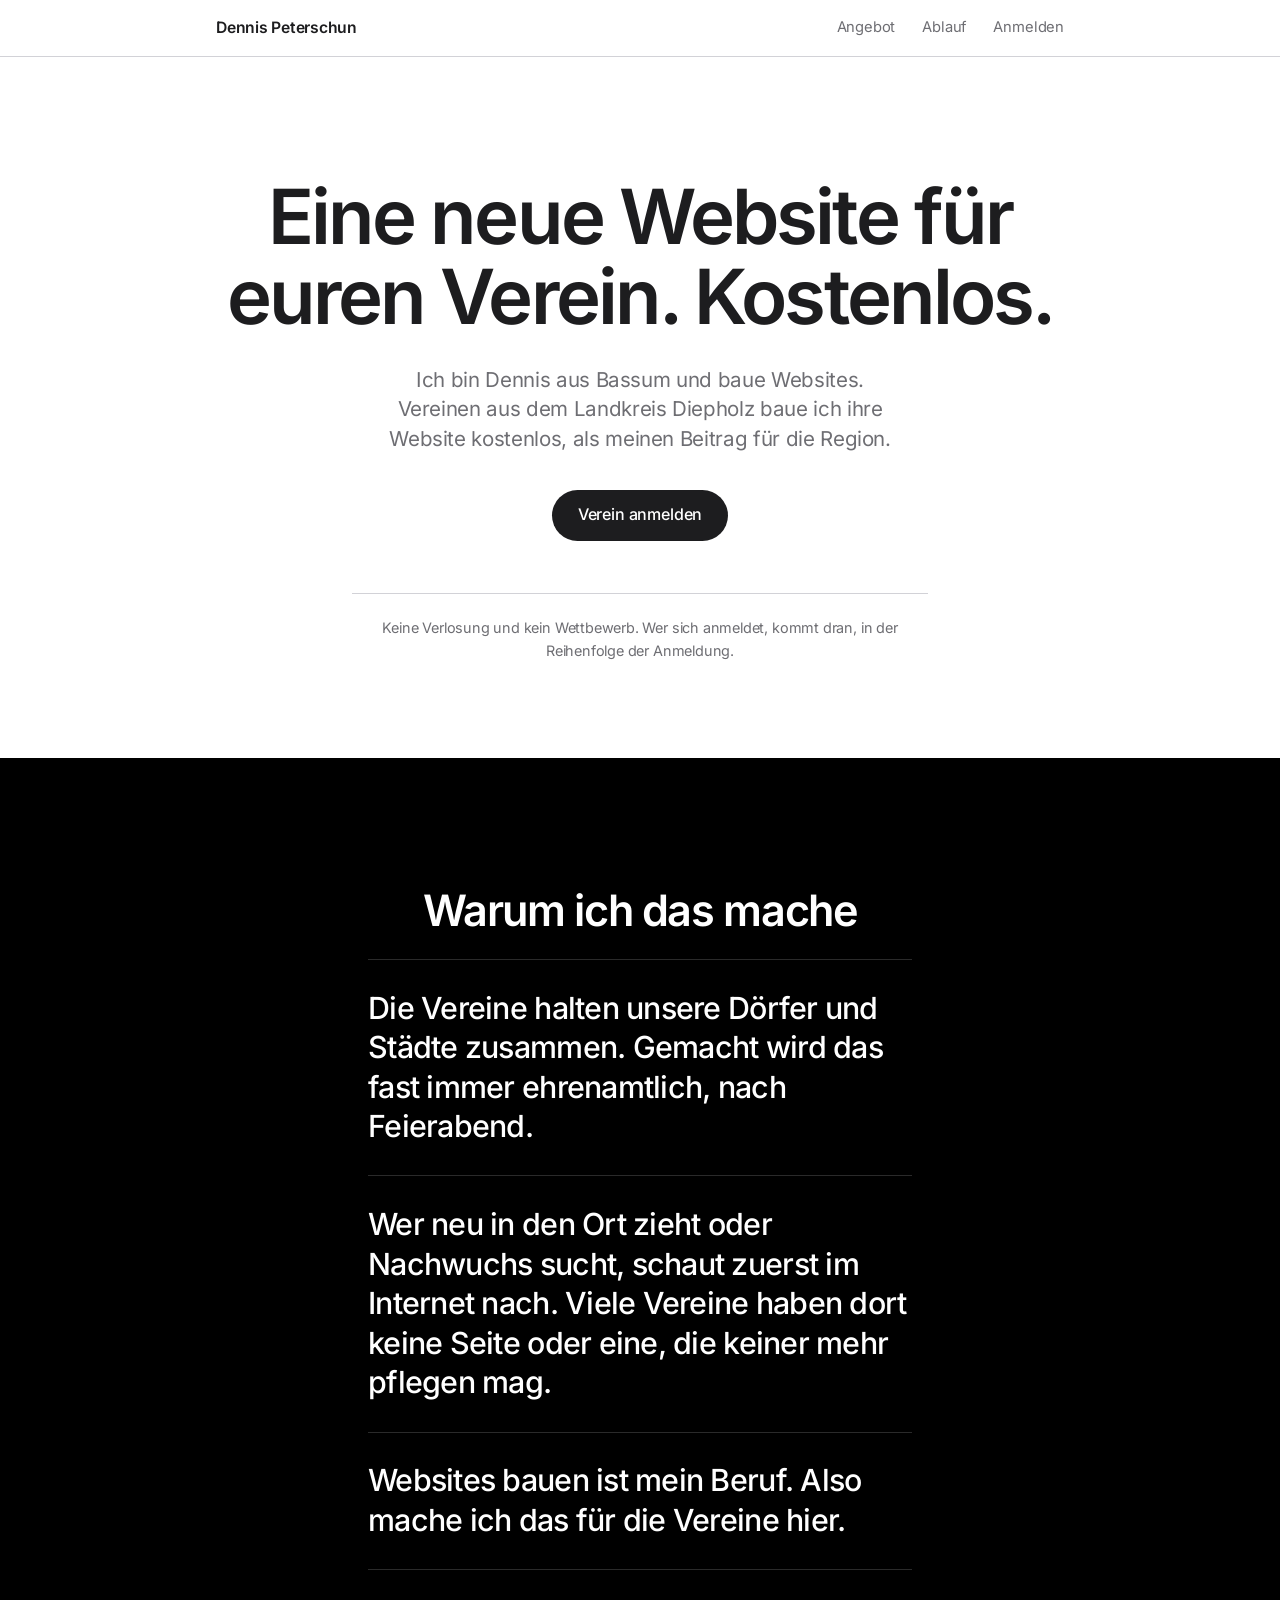
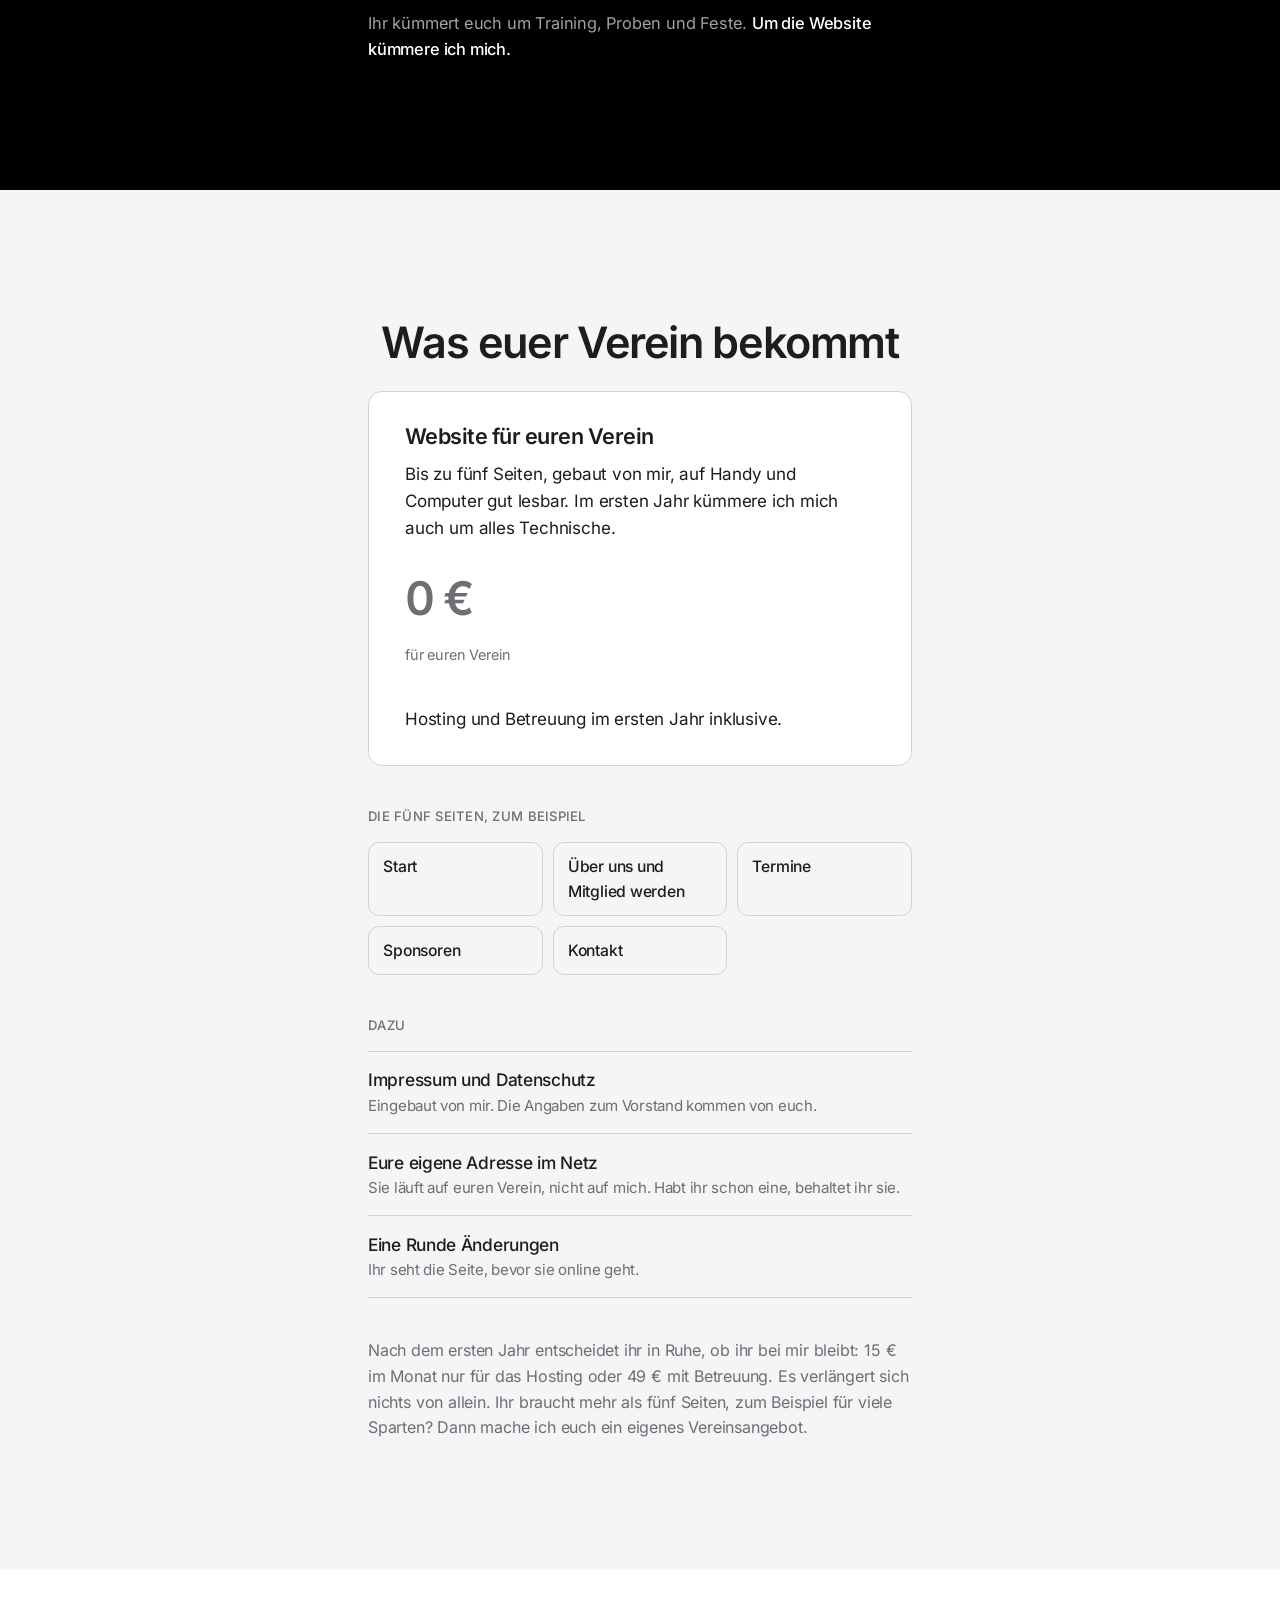
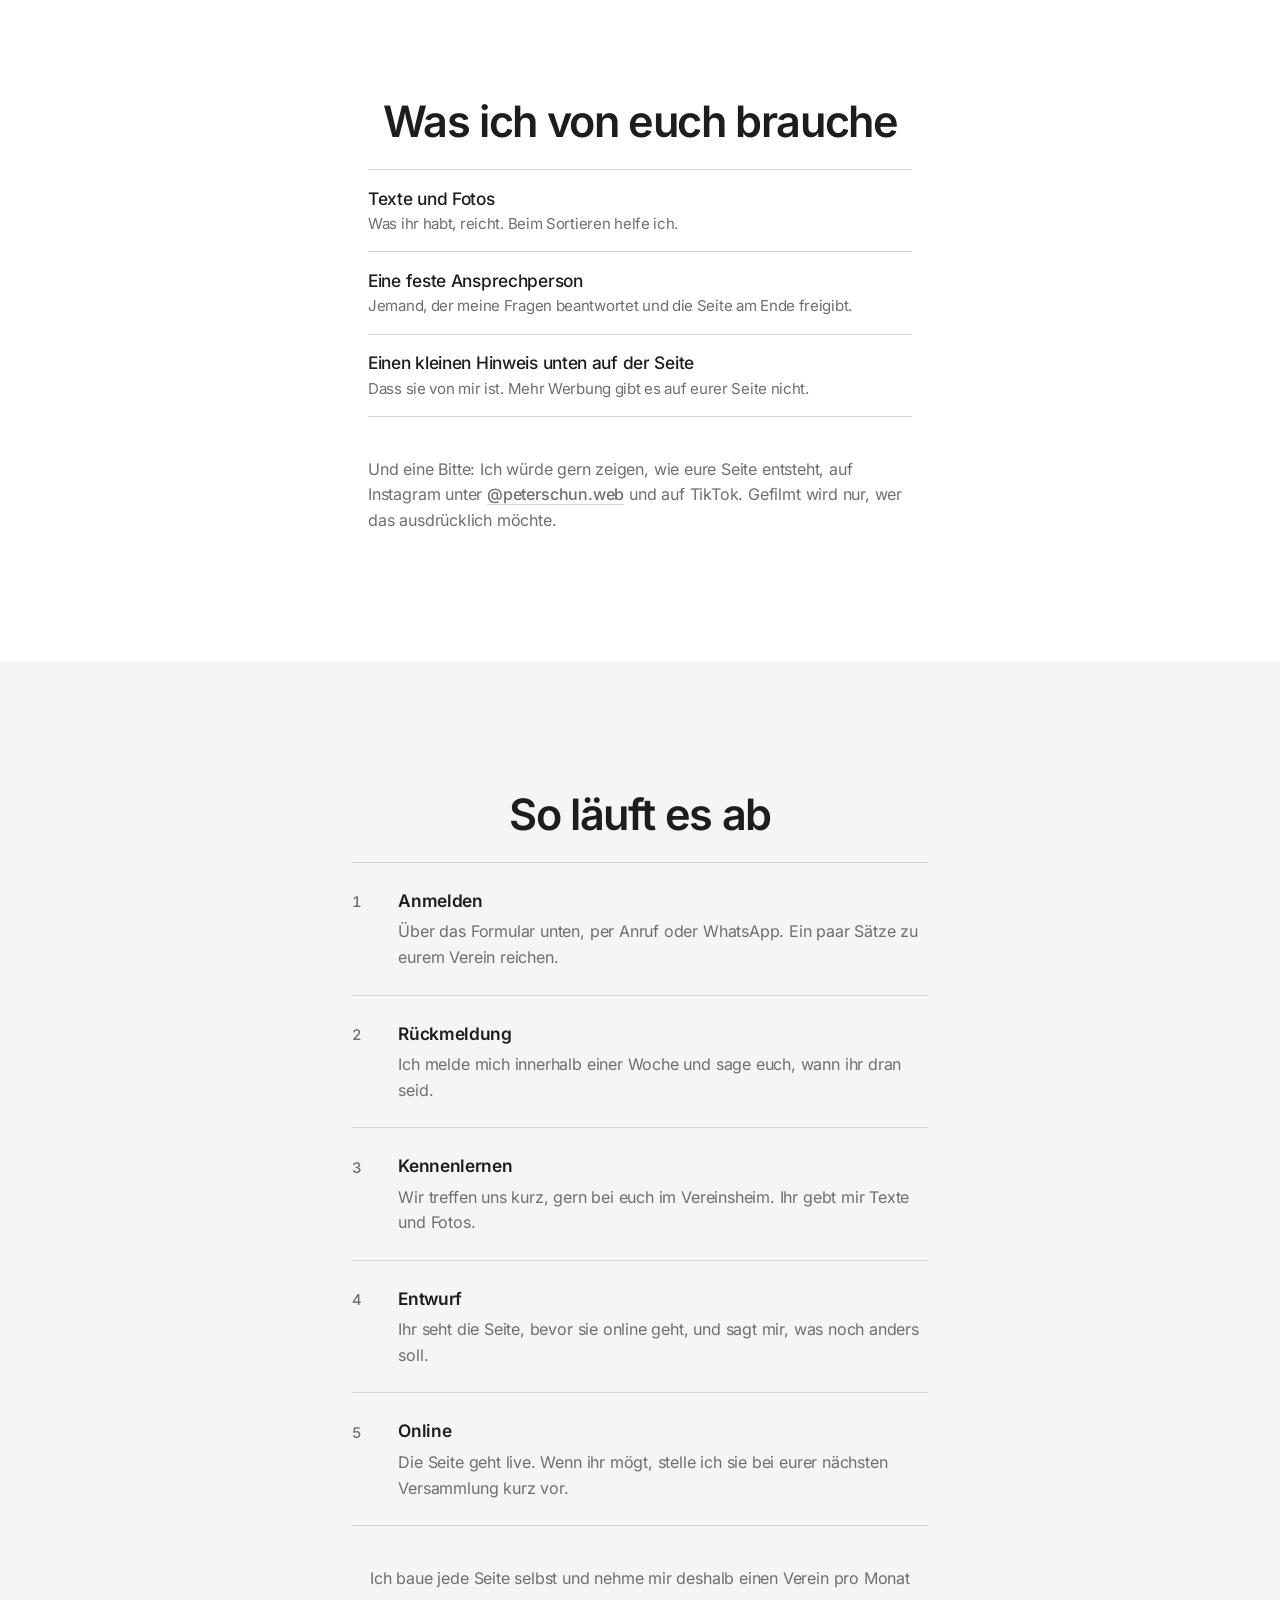
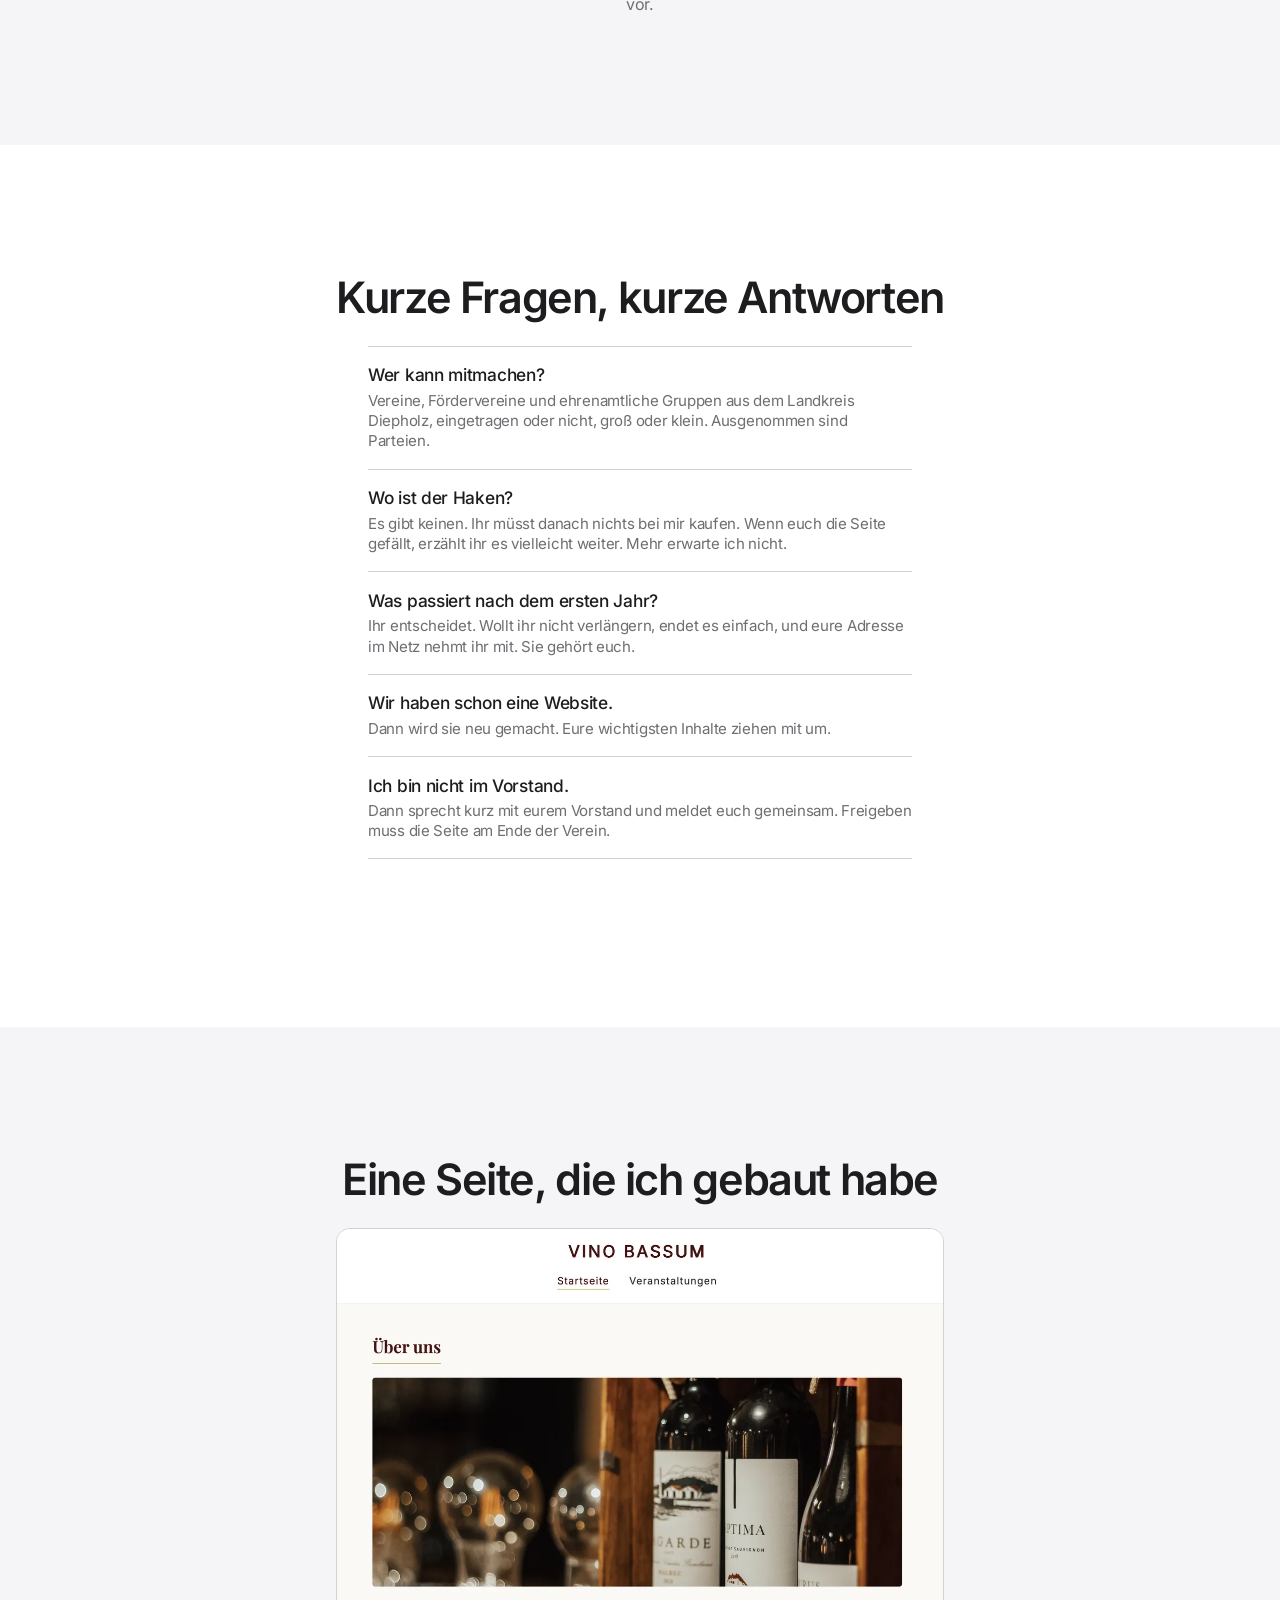
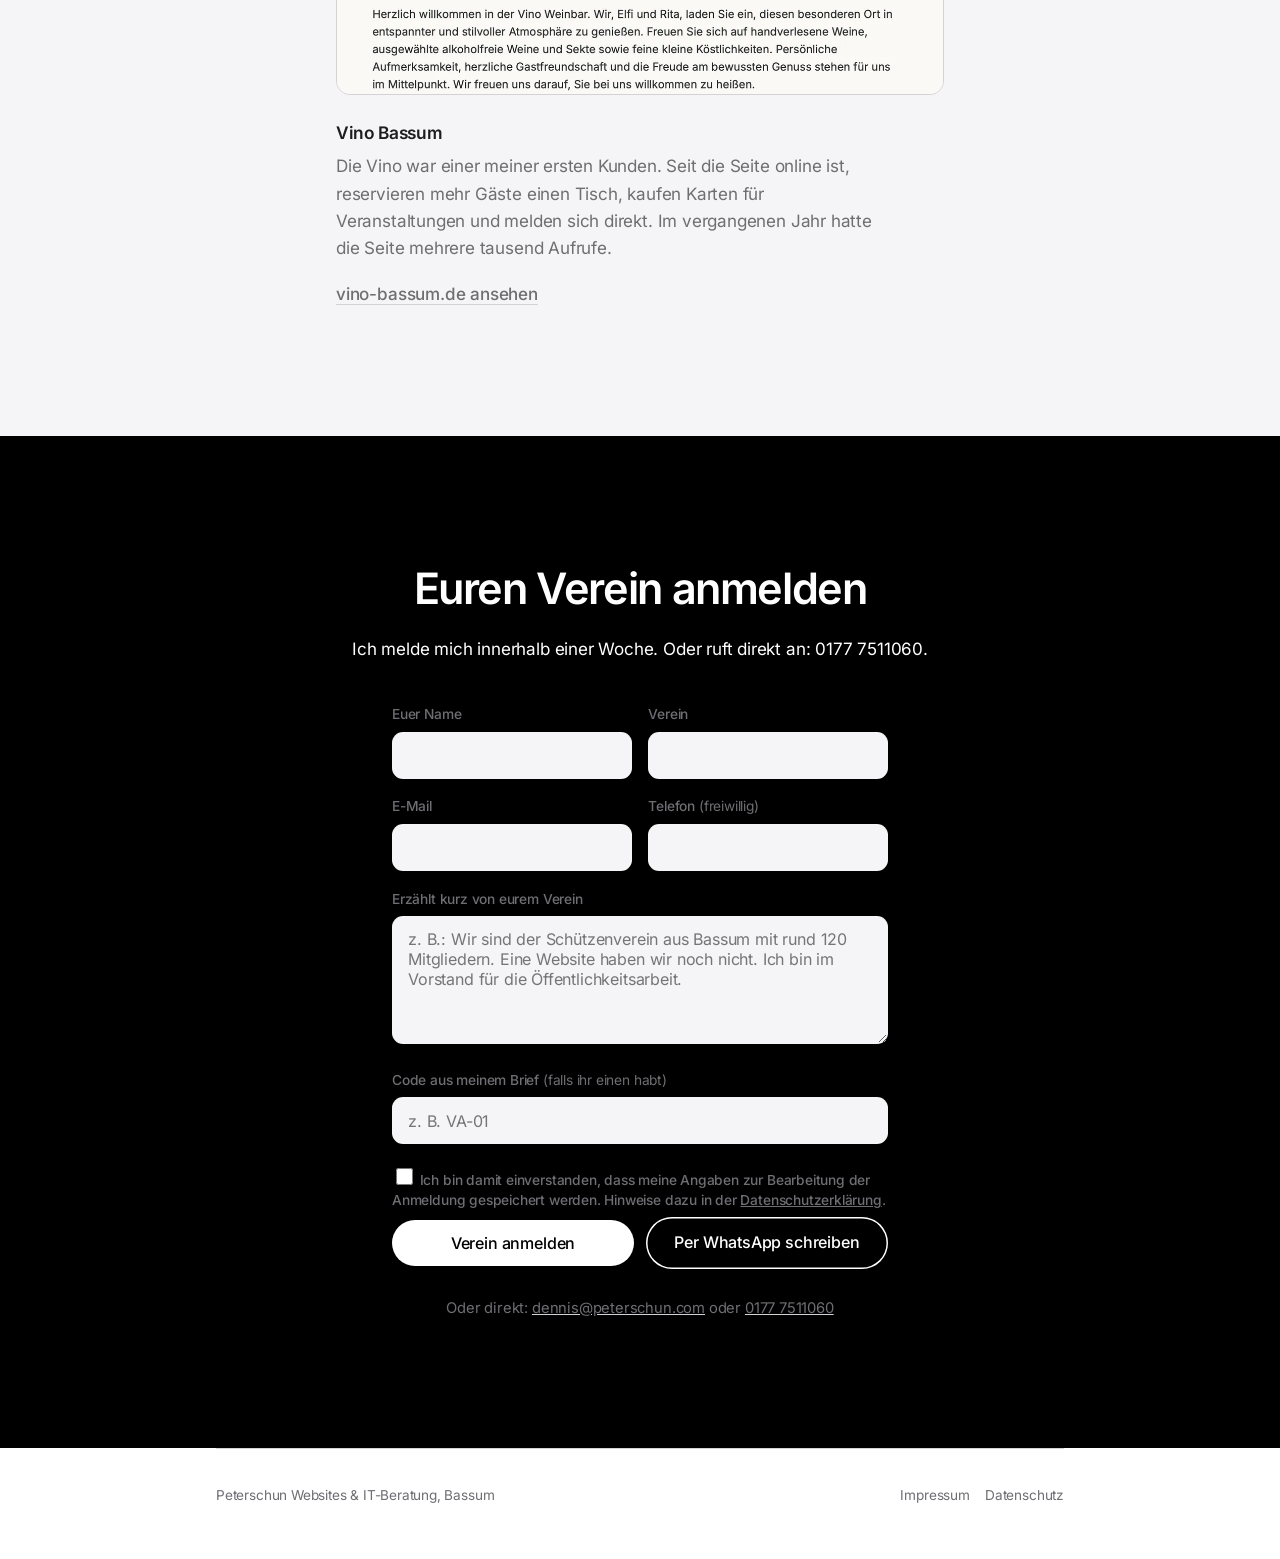
<file: verein/index.html>
<!DOCTYPE html>
<html lang="de">
<head>
<meta charset="utf-8">
<meta name="viewport" content="width=device-width, initial-scale=1">
<title>Kostenlose Website für Vereine | Peterschun Websites &amp; IT-Beratung</title>
<meta name="description" content="Ich baue Vereinen aus dem Landkreis Diepholz kostenlos eine neue Website: bis zu fünf Seiten, Hosting und Betreuung im ersten Jahr inklusive. Keine Verlosung, kein Haken.">
<meta name="robots" content="noindex, follow">
<link rel="stylesheet" href="/assets/site.css?v=4">
</head>
<body data-gewerk="VEREIN">

<div class="bar">
  <div class="shell bar-in">
    <a class="bar-name" href="/"><span class="bar-vorname">Dennis </span>Peterschun</a>
    <nav class="bar-links" aria-label="Seitenbereiche">
      <a href="#angebot">Angebot</a>
      <a href="#ablauf">Ablauf</a>
      <a href="#anmelden">Anmelden</a>
    </nav>
  </div>
</div>

<main id="top">

  <!-- ---------- Auftakt ---------- -->
  <section class="shell hero">
    <h1 class="h-display">Eine neue Website für euren Verein. Kostenlos.</h1>
    <p class="h-sub">Ich bin Dennis aus Bassum und baue Websites. Vereinen aus dem
      Landkreis Diepholz baue ich ihre Website kostenlos, als meinen Beitrag für die Region.</p>
    <div class="btn-row"><a class="btn" href="#anmelden">Verein anmelden</a></div>
    <p class="hero-meta">Keine Verlosung und kein Wettbewerb. Wer sich anmeldet, kommt dran,
      in der Reihenfolge der Anmeldung.</p>
  </section>

  <!-- ---------- Warum ---------- -->
  <section class="sec sec-dark">
    <div class="shell">
      <div class="col-mid"><h2 class="h-sec">Warum ich das mache</h2></div>
      <ul class="quotes">
        <li>Die Vereine halten unsere Dörfer und Städte zusammen. Gemacht wird das
          fast immer ehrenamtlich, nach Feierabend.</li>
        <li>Wer neu in den Ort zieht oder Nachwuchs sucht, schaut zuerst im Internet nach.
          Viele Vereine haben dort keine Seite oder eine, die keiner mehr pflegen mag.</li>
        <li>Websites bauen ist mein Beruf. Also mache ich das für die Vereine hier.</li>
      </ul>
      <p class="quotes-note">Ihr kümmert euch um Training, Proben und Feste.
        <b>Um die Website kümmere ich mich.</b></p>
    </div>
  </section>

  <!-- ---------- Angebot ---------- -->
  <section class="sec sec-grey" id="angebot">
    <div class="shell">
      <div class="col-mid"><h2 class="h-sec">Was euer Verein bekommt</h2></div>

      <div class="card">
        <h2>Website für euren Verein</h2>
        <p>Bis zu fünf Seiten, gebaut von mir, auf Handy und Computer gut lesbar.
          Im ersten Jahr kümmere ich mich auch um alles Technische.</p>
        <div class="card-price"><span class="pricetag">0 € <i>für euren Verein</i></span></div>
        <div class="card-foot">Hosting und Betreuung im ersten Jahr inklusive.</div>
      </div>

      <span class="grouplabel" style="margin-top:2.5rem">Die fünf Seiten, zum Beispiel</span>
      <ul class="pagegrid">
        <li>Start</li>
        <li>Über uns und Mitglied werden</li>
        <li>Termine</li>
        <li>Sponsoren</li>
        <li>Kontakt</li>
      </ul>

      <span class="grouplabel">Dazu</span>
      <ul class="feats">
        <li>Impressum und Datenschutz<span>Eingebaut von mir. Die Angaben zum Vorstand
          kommen von euch.</span></li>
        <li>Eure eigene Adresse im Netz<span>Sie läuft auf euren Verein, nicht auf mich.
          Habt ihr schon eine, behaltet ihr sie.</span></li>
        <li>Eine Runde Änderungen<span>Ihr seht die Seite, bevor sie online geht.</span></li>
      </ul>

      <p class="note">Nach dem ersten Jahr entscheidet ihr in Ruhe, ob ihr bei mir bleibt:
        15 € im Monat nur für das Hosting oder 49 € mit Betreuung. Es verlängert sich nichts
        von allein. Ihr braucht mehr als fünf Seiten, zum Beispiel für viele Sparten?
        Dann mache ich euch ein eigenes Vereinsangebot.</p>
    </div>
  </section>

  <!-- ---------- Was ich brauche ---------- -->
  <section class="sec">
    <div class="shell">
      <div class="col-mid"><h2 class="h-sec">Was ich von euch brauche</h2></div>
      <ul class="feats">
        <li>Texte und Fotos<span>Was ihr habt, reicht. Beim Sortieren helfe ich.</span></li>
        <li>Eine feste Ansprechperson<span>Jemand, der meine Fragen beantwortet und die
          Seite am Ende freigibt.</span></li>
        <li>Einen kleinen Hinweis unten auf der Seite<span>Dass sie von mir ist. Mehr Werbung
          gibt es auf eurer Seite nicht.</span></li>
      </ul>
      <p class="note">Und eine Bitte: Ich würde gern zeigen, wie eure Seite entsteht, auf
        Instagram unter <a class="textlink" href="https://www.instagram.com/peterschun.web/"
        target="_blank" rel="noopener">@peterschun.web</a> und auf TikTok. Gefilmt wird nur,
        wer das ausdrücklich möchte.</p>
    </div>
  </section>

  <!-- ---------- Ablauf ---------- -->
  <section class="sec sec-grey" id="ablauf">
    <div class="shell">
      <div class="col-mid"><h2 class="h-sec">So läuft es ab</h2></div>
      <ol class="steps">
        <li><b>Anmelden</b><span>Über das Formular unten, per Anruf oder WhatsApp.
          Ein paar Sätze zu eurem Verein reichen.</span></li>
        <li><b>Rückmeldung</b><span>Ich melde mich innerhalb einer Woche und sage euch,
          wann ihr dran seid.</span></li>
        <li><b>Kennenlernen</b><span>Wir treffen uns kurz, gern bei euch im Vereinsheim.
          Ihr gebt mir Texte und Fotos.</span></li>
        <li><b>Entwurf</b><span>Ihr seht die Seite, bevor sie online geht, und sagt mir,
          was noch anders soll.</span></li>
        <li><b>Online</b><span>Die Seite geht live. Wenn ihr mögt, stelle ich sie bei eurer
          nächsten Versammlung kurz vor.</span></li>
      </ol>
      <p class="note note-mid">Ich baue jede Seite selbst und nehme mir deshalb einen
        Verein pro Monat vor.</p>
    </div>
  </section>

  <!-- ---------- Fragen ---------- -->
  <section class="sec">
    <div class="shell">
      <div class="col-mid"><h2 class="h-sec">Kurze Fragen, kurze Antworten</h2></div>
      <ul class="feats">
        <li>Wer kann mitmachen?<span>Vereine, Fördervereine und ehrenamtliche Gruppen aus
          dem Landkreis Diepholz, eingetragen oder nicht, groß oder klein. Ausgenommen sind
          Parteien.</span></li>
        <li>Wo ist der Haken?<span>Es gibt keinen. Ihr müsst danach nichts bei mir kaufen.
          Wenn euch die Seite gefällt, erzählt ihr es vielleicht weiter. Mehr erwarte ich
          nicht.</span></li>
        <li>Was passiert nach dem ersten Jahr?<span>Ihr entscheidet. Wollt ihr nicht
          verlängern, endet es einfach, und eure Adresse im Netz nehmt ihr mit. Sie gehört
          euch.</span></li>
        <li>Wir haben schon eine Website.<span>Dann wird sie neu gemacht. Eure wichtigsten
          Inhalte ziehen mit um.</span></li>
        <li>Ich bin nicht im Vorstand.<span>Dann sprecht kurz mit eurem Vorstand und meldet
          euch gemeinsam. Freigeben muss die Seite am Ende der Verein.</span></li>
      </ul>
    </div>
  </section>

  <!-- ---------- Referenz ---------- -->
  <section class="sec sec-grey" id="referenz">
    <div class="shell">
      <div class="col-mid"><h2 class="h-sec">Eine Seite, die ich gebaut habe</h2></div>
      <div class="ref">
        <figure class="ref-shot">
          <a href="https://www.vino-bassum.de" target="_blank" rel="noopener">
            <img src="/assets/vino-bassum.webp" alt="Startseite der Website vino-bassum.de"
                 width="1200" height="922" loading="lazy" decoding="async">
          </a>
        </figure>
        <div class="ref-text">
          <span class="ref-name">Vino Bassum</span>
          <p>Die Vino war einer meiner ersten Kunden. Seit die Seite online ist, reservieren
            mehr Gäste einen Tisch, kaufen Karten für Veranstaltungen und melden sich
            direkt. Im vergangenen Jahr hatte die Seite mehrere tausend Aufrufe.</p>
          <p><a class="textlink" href="https://www.vino-bassum.de" target="_blank"
                rel="noopener">vino-bassum.de ansehen</a></p>
        </div>
      </div>
    </div>
  </section>

  <!-- ---------- Anmelden ---------- -->
  <section class="sec sec-dark" id="anmelden">
    <div class="shell">
      <div class="col-mid">
        <h2 class="h-sec">Euren Verein anmelden</h2>
        <p class="note-mid">Ich melde mich innerhalb einer Woche. Oder ruft direkt an:
          0177&nbsp;7511060.</p>
      </div>

      <!--
        ============================================================
        FORMULAR -> BREVO (dasselbe Formular wie auf den Branchenseiten)
        /assets/formular.js sendet per fetch und leitet nur bei
        success=true weiter, hier auf /verein/danke/ (data-danke).

        Feld "Verein" nutzt das Brevo-Attribut BETRIEB.
        BETRIEBS_ID ist in Brevo ein PFLICHTFELD und darf nie leer
        sein: Vorgabe "ohne-code". Gibt jemand den Code aus dem Brief
        ein (z. B. VA-01), schreibt das Skript unten ihn hinein.
        Kommt der Code ueber ?bid=VA-01 in der Adresse, setzt ihn
        /assets/kampagne.js.
        ============================================================
      -->
      <form class="form" id="vereinsform" method="POST"
            action="https://5ef05d4b.sibforms.com/serve/[base64]"
            data-formular data-danke="/verein/danke/" novalidate>
        <div class="field-2">
          <div class="field">
            <label for="v-name">Euer Name</label>
            <input type="text" id="v-name" name="NACHNAME" autocomplete="name"
                   maxlength="200" required>
          </div>
          <div class="field">
            <label for="v-verein">Verein</label>
            <input type="text" id="v-verein" name="BETRIEB" autocomplete="organization"
                   maxlength="200" required>
          </div>
        </div>
        <div class="field-2">
          <div class="field">
            <label for="v-mail">E-Mail</label>
            <input type="email" id="v-mail" name="EMAIL" autocomplete="email" required>
          </div>
          <div class="field">
            <label for="v-tel">Telefon <span style="font-weight:400">(freiwillig)</span></label>
            <input type="tel" id="v-tel" name="TELEFON" autocomplete="tel">
          </div>
        </div>
        <div class="field">
          <label for="v-text">Erzählt kurz von eurem Verein</label>
          <textarea id="v-text" name="ANLIEGEN" maxlength="1000" required
                    placeholder="z. B.: Wir sind der Schützenverein aus Bassum mit rund 120 Mitgliedern. Eine Website haben wir noch nicht. Ich bin im Vorstand für die Öffentlichkeitsarbeit."></textarea>
        </div>
        <div class="field">
          <label for="v-code">Code aus meinem Brief <span style="font-weight:400">(falls ihr einen habt)</span></label>
          <input type="text" id="v-code" inputmode="text" autocomplete="off"
                 maxlength="12" placeholder="z. B. VA-01">
        </div>

        <label class="consent" for="v-ok">
          <input type="checkbox" id="v-ok" name="OPT_IN" value="1" required>
          <span>Ich bin damit einverstanden, dass meine Angaben zur Bearbeitung der Anmeldung
            gespeichert werden. Hinweise dazu in der
            <a href="/datenschutz.html">Datenschutzerklärung</a>.</span>
        </label>

        <p class="form-error" role="alert">Bitte füllt die markierten Felder aus.</p>

        <div class="form-knoepfe">
          <button type="submit" class="btn">Verein anmelden</button>
          <a class="btn btn-zweit" href="https://wa.me/491777511060?text=Hallo%20Dennis%2C%20ich%20melde%20mich%20wegen%20einer%20Website%20f%C3%BCr%20unseren%20Verein."
             target="_blank" rel="noopener">Per WhatsApp schreiben</a>
        </div>

        <div class="form-fail" role="alert">
          <b>Das Senden hat nicht funktioniert.</b>
          <p>Ruft mich bitte an: <a href="tel:+491777511060">0177 7511060</a>.
            Oder schreibt an
            <a href="mailto:dennis@peterschun.com">dennis@peterschun.com</a>.</p>
        </div>

        <!-- Spamfalle von Brevo: muss leer bleiben, nicht entfernen. -->
        <input type="text" name="email_address_check" value="" tabindex="-1" aria-hidden="true"
               style="position:absolute;left:-9999px;width:1px;height:1px;opacity:0">
        <input type="hidden" name="locale" value="de">
        <!-- Pflichtfeld in Brevo. Leer = Anfrage wird verworfen. -->
        <input type="hidden" name="BETRIEBS_ID" value="ohne-code">
        <input type="hidden" name="HERKUNFT" value="Vereinsaktion">
        <input type="hidden" name="GEWERK" value="VEREIN">
      </form>

      <p class="form-alt">Oder direkt:
        <a href="mailto:dennis@peterschun.com">dennis@peterschun.com</a>
        oder <a href="tel:+491777511060">0177&nbsp;7511060</a></p>
    </div>
  </section>

</main>

<footer class="shell">
  <div class="foot">
    <div>Peterschun Websites &amp; IT-Beratung, Bassum</div>
    <div><a href="/impressum.html">Impressum</a> &nbsp;&nbsp;
      <a href="/datenschutz.html">Datenschutz</a></div>
  </div>
</footer>

<script src="/assets/kampagne.js?v=4"></script>
<script src="/assets/formular.js?v=4"></script>
<script>
/* Code aus dem Brief (VA-01 usw.) in die versteckten Felder uebernehmen.
   BETRIEBS_ID darf nie leer sein, sonst verwirft Brevo die Anmeldung. */
(function () {
  "use strict";
  var form = document.getElementById("vereinsform");
  if (!form) return;
  var feld = document.getElementById("v-code");
  var bid = form.querySelector('input[name="BETRIEBS_ID"]');
  var herkunft = form.querySelector('input[name="HERKUNFT"]');

  function normal(wert) {
    wert = String(wert || "").toUpperCase().replace(/\s+/g, "");
    var m = wert.match(/^([A-Z]{2,4})-?([0-9]{1,3})$/);
    if (m) return m[1] + "-" + (m[2].length < 2 ? "0" + m[2] : m[2]);
    return /^[A-Z0-9._-]{1,40}$/.test(wert) ? wert : "";
  }

  function setzen() {
    var code = normal(feld.value);
    bid.value = code || "ohne-code";
    herkunft.value = code ? "Vereinsaktion · " + code : "Vereinsaktion";
  }

  function los() {
    /* Kam der Code ueber die Adresse, hat kampagne.js ihn schon gesetzt
       (laeuft vorher). Dann ins sichtbare Feld schreiben. */
    if (bid.value && bid.value !== "ohne-code") feld.value = bid.value;
    setzen();
    feld.addEventListener("input", setzen);
    feld.addEventListener("change", setzen);
  }

  if (document.readyState === "loading") {
    document.addEventListener("DOMContentLoaded", los);
  } else {
    los();
  }
})();
</script>
</body>
</html>
</file>
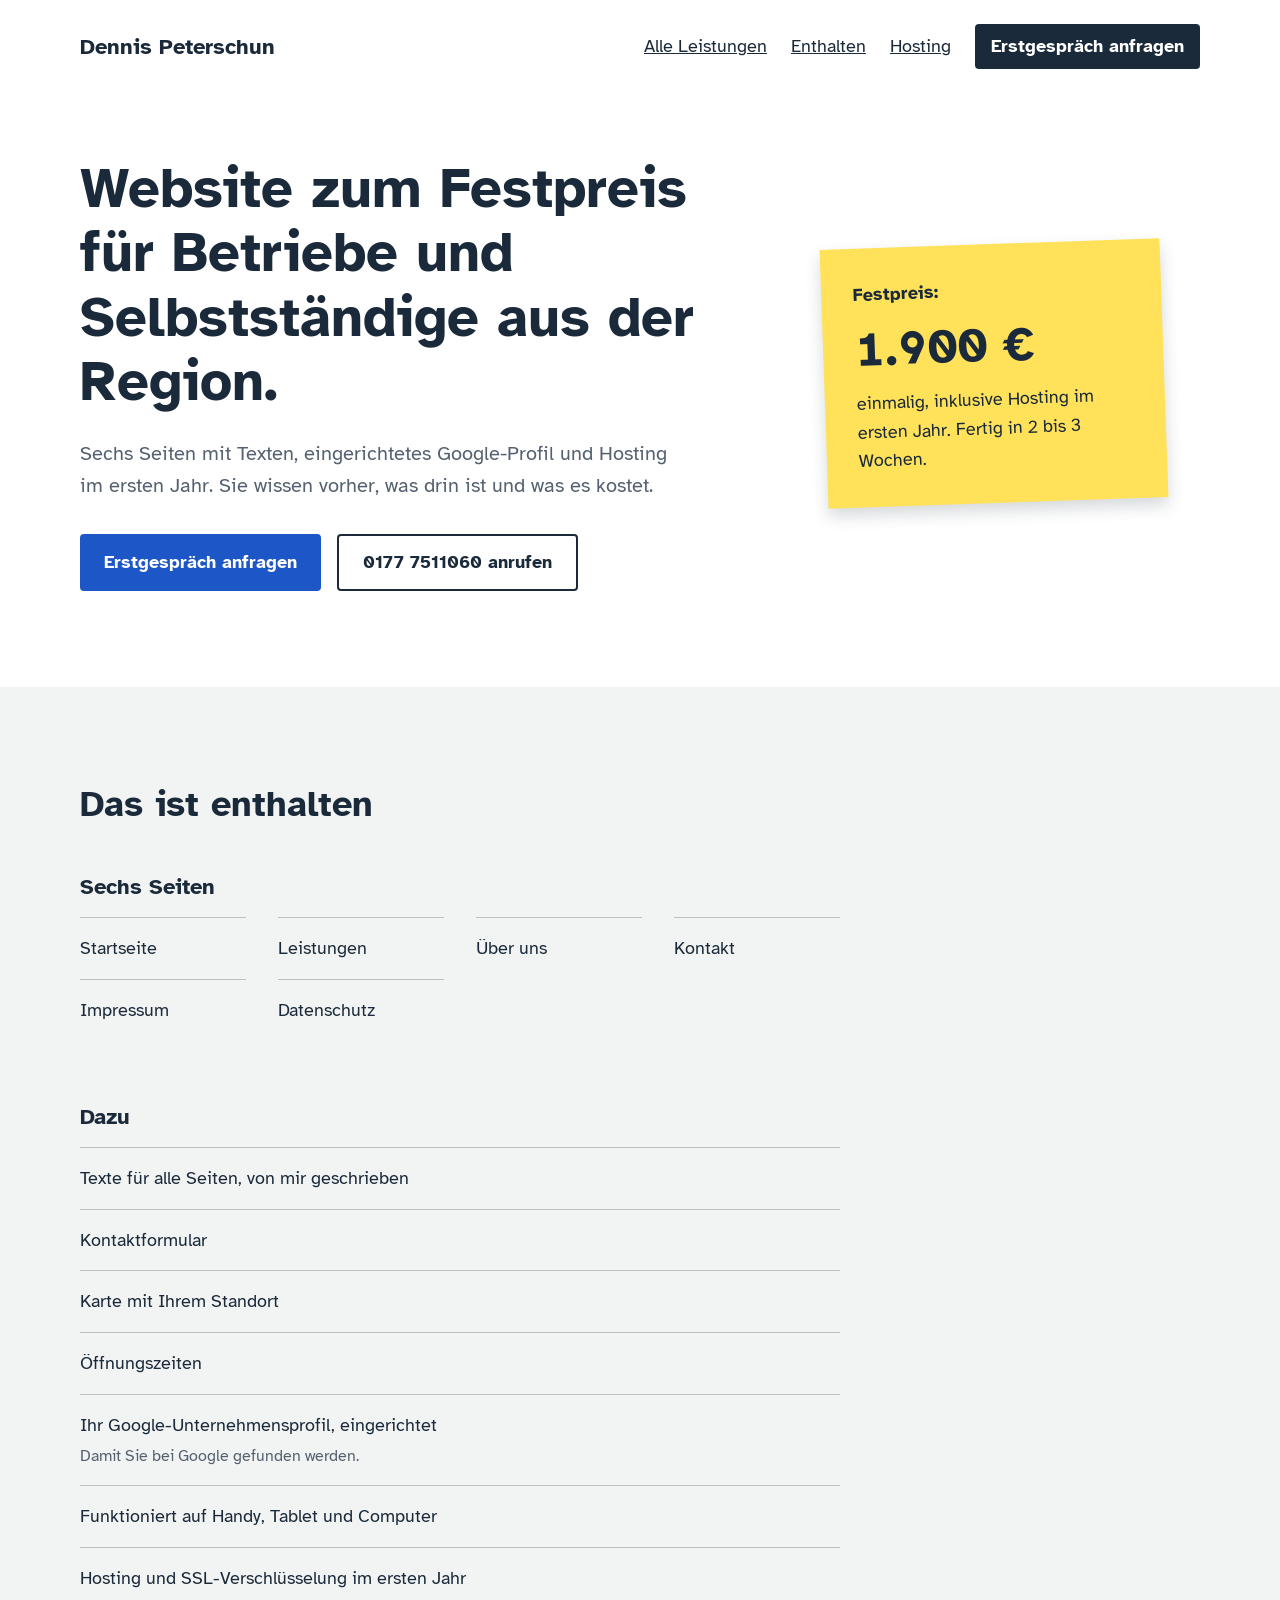
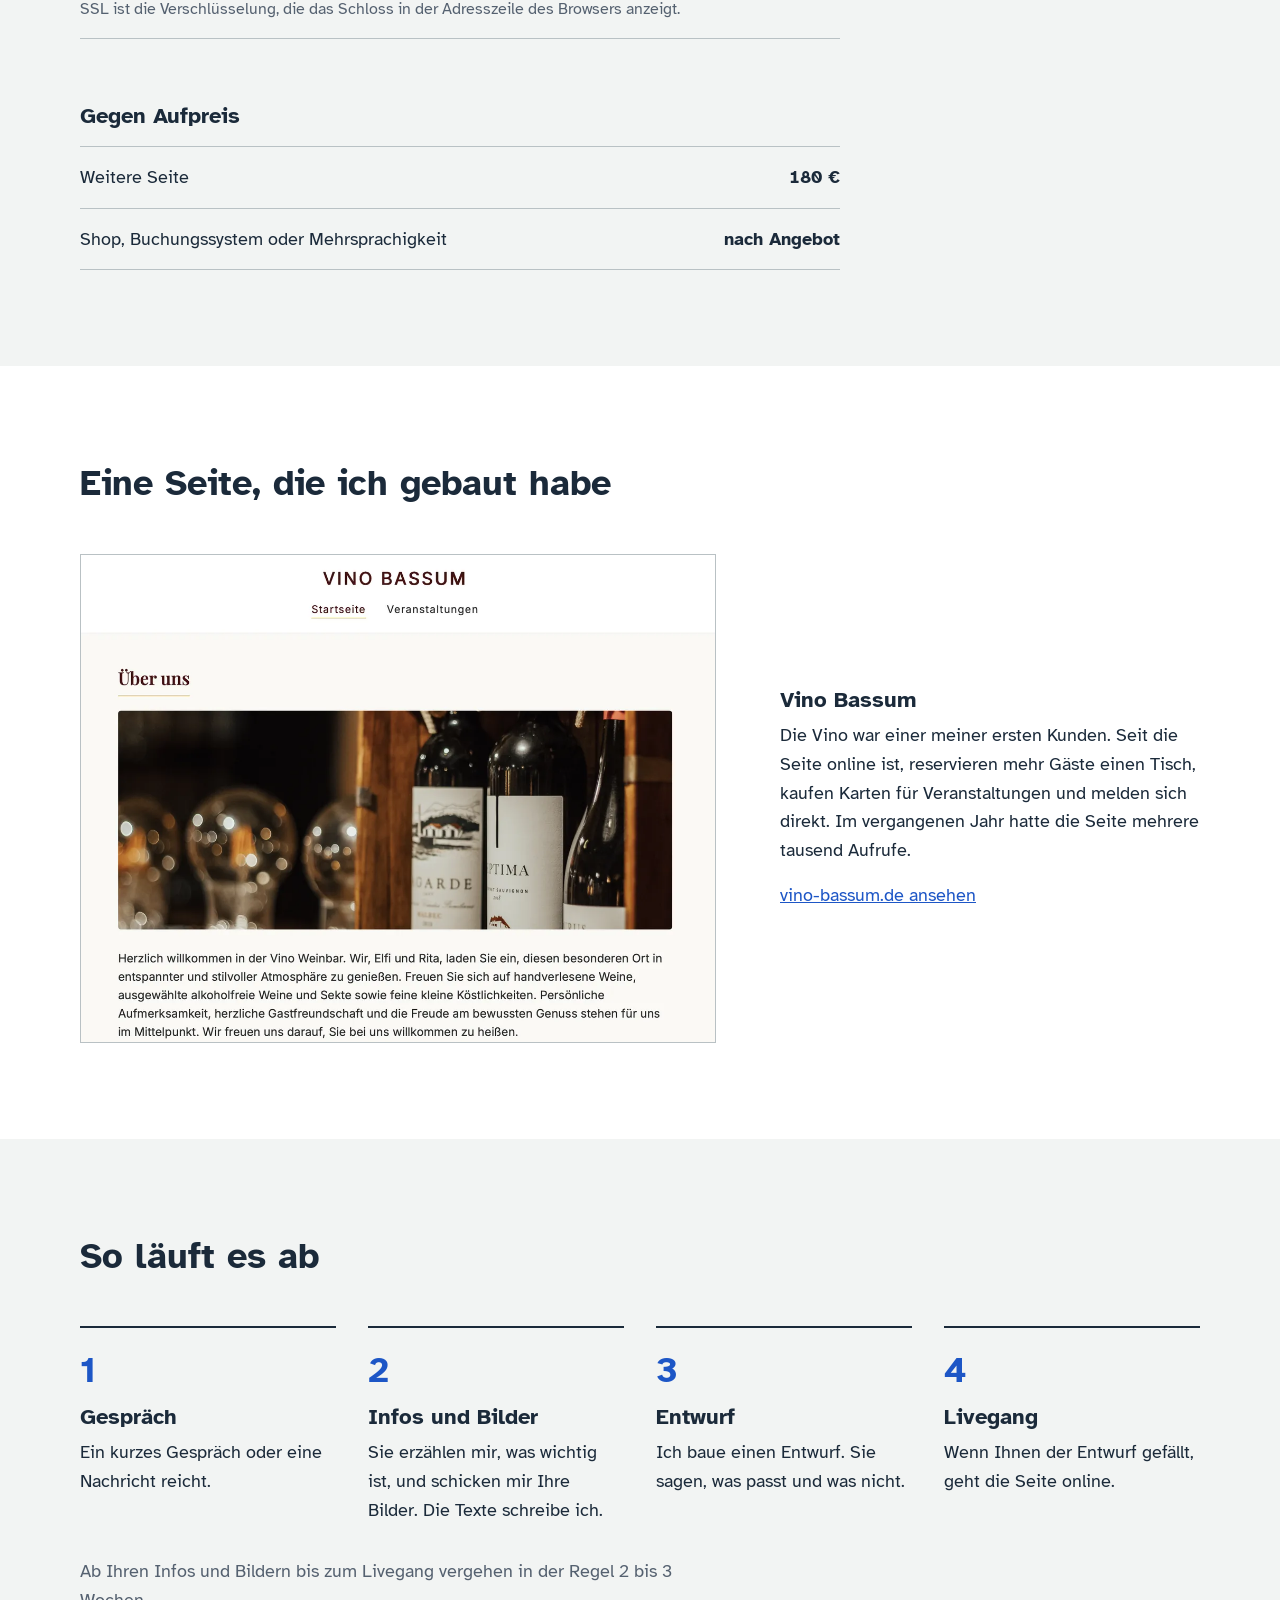
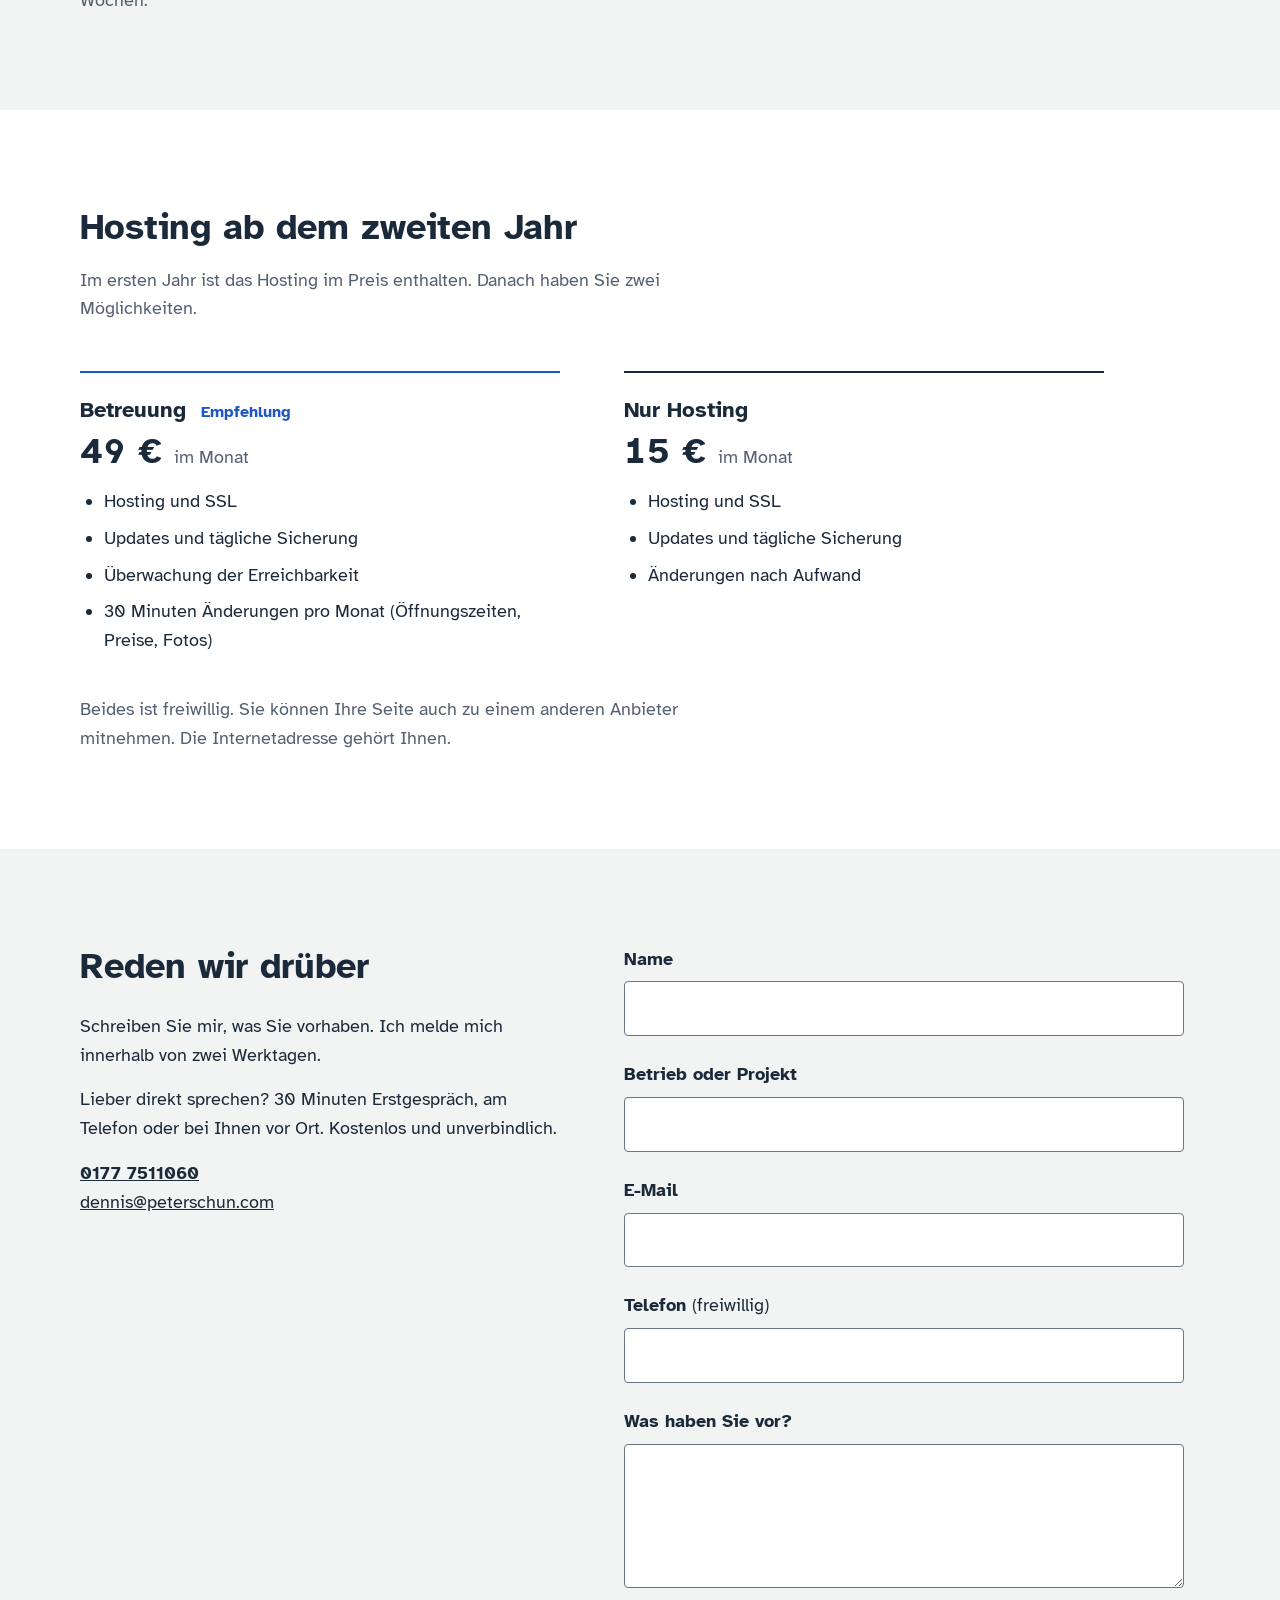
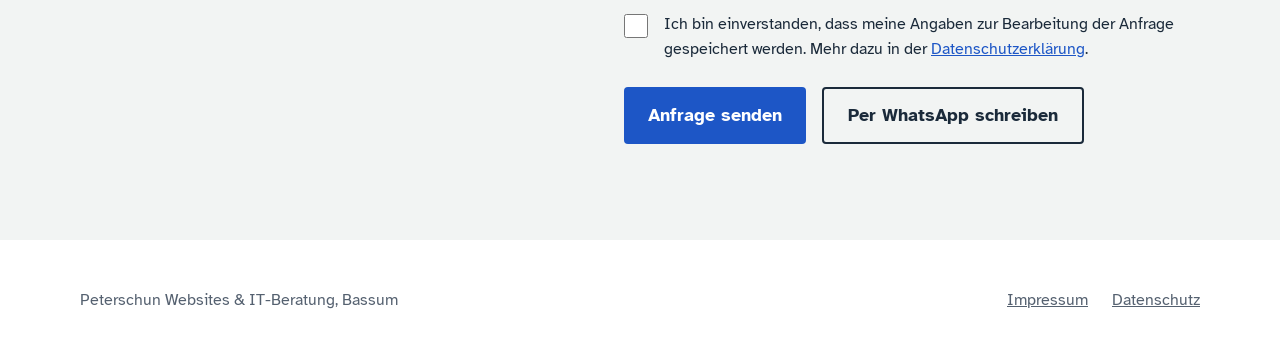
<file: website-paket/index.html>
<!DOCTYPE html>
<html lang="de">
<head>
<meta charset="utf-8">
<meta name="viewport" content="width=device-width, initial-scale=1">
<title>Website-Paket zum Festpreis | Peterschun Websites &amp; IT-Beratung</title>
<meta name="description" content="Website zum Festpreis von 1.900 €: sechs Seiten, Texte, Google-Profil und Hosting im ersten Jahr inklusive. Von Peterschun Websites &amp; IT-Beratung aus Bassum.">
<link rel="canonical" href="https://peterschun.com/website-paket/">

<!-- Vorschau beim Teilen (WhatsApp, LinkedIn, Facebook) -->
<meta property="og:type" content="website">
<meta property="og:locale" content="de_DE">
<meta property="og:site_name" content="Peterschun Websites &amp; IT-Beratung">
<meta property="og:url" content="https://peterschun.com/website-paket/">
<meta property="og:title" content="Website-Paket zum Festpreis | Peterschun">
<meta property="og:description" content="Sechs Seiten, Texte, Google-Profil und Hosting im ersten Jahr. 1.900 € einmalig.">

<link rel="preload" href="/fonts/atkinson-hyperlegible-latin-400-normal.woff2" as="font" type="font/woff2" crossorigin>
<link rel="stylesheet" href="/assets/start.css?v=2">
</head>
<body>

<header class="huelle kopf">
  <a class="kopf-name" href="/">Dennis Peterschun</a>
  <nav class="kopf-nav" aria-label="Hauptmenü">
    <a href="/">Alle Leistungen</a>
    <a href="#paket">Enthalten</a>
    <a href="#hosting">Hosting</a>
    <a class="knopf knopf-klein" href="#kontakt">Erstgespräch anfragen</a>
  </nav>
</header>

<main id="top">

  <!-- ---------- Start ---------- -->
  <section class="huelle start">
    <div class="start-text">
      <h1>Website zum Festpreis für Betriebe und Selbstständige aus der Region.</h1>
      <p class="start-unter">Sechs Seiten mit Texten, eingerichtetes Google-Profil und Hosting im ersten Jahr. Sie wissen vorher, was drin ist und was es kostet.</p>
      <div class="knopfreihe">
        <a class="knopf" href="#kontakt">Erstgespräch anfragen</a>
        <a class="knopf knopf-zweit" href="tel:+491777511060">0177 7511060 anrufen</a>
      </div>
    </div>
    <aside class="zettel" aria-label="Preis">
      <p class="zettel-titel">Festpreis:</p>
      <p class="zettel-preis">1.900 €</p>
      <p>einmalig, inklusive Hosting im ersten Jahr. Fertig in 2 bis 3 Wochen.</p>
    </aside>
  </section>

  <!-- ---------- Enthalten ---------- -->
  <section class="abschnitt grau" id="paket">
    <div class="huelle">
      <h2>Das ist enthalten</h2>

      <div class="paket-teil">
        <h3>Sechs Seiten</h3>
        <ul class="seiten">
          <li>Startseite</li>
          <li>Leistungen</li>
          <li>Über uns</li>
          <li>Kontakt</li>
          <li>Impressum</li>
          <li>Datenschutz</li>
        </ul>
      </div>

      <div class="paket-teil">
        <h3>Dazu</h3>
        <ul class="zeilen">
          <li>Texte für alle Seiten, von mir geschrieben</li>
          <li>Kontaktformular</li>
          <li>Karte mit Ihrem Standort</li>
          <li>Öffnungszeiten</li>
          <li>Ihr Google-Unternehmensprofil, eingerichtet<small>Damit Sie bei Google gefunden werden.</small></li>
          <li>Funktioniert auf Handy, Tablet und Computer</li>
          <li>Hosting und SSL-Verschlüsselung im ersten Jahr<small>SSL ist die Verschlüsselung, die das Schloss in der Adresszeile des Browsers anzeigt.</small></li>
        </ul>
      </div>

      <div class="paket-teil">
        <h3>Gegen Aufpreis</h3>
        <ul class="zeilen">
          <li><span>Weitere Seite</span><b>180 €</b></li>
          <li><span>Shop, Buchungssystem oder Mehrsprachigkeit</span><b>nach Angebot</b></li>
        </ul>
      </div>
    </div>
  </section>

  <!-- ---------- Referenz ---------- -->
  <section class="huelle abschnitt" id="referenz">
    <h2>Eine Seite, die ich gebaut habe</h2>
    <div class="referenz">
      <figure class="referenz-bild">
        <a href="https://www.vino-bassum.de" target="_blank" rel="noopener">
          <img src="/assets/vino-bassum.webp" alt="Startseite der Website vino-bassum.de" width="1200" height="922" loading="lazy" decoding="async">
        </a>
      </figure>
      <div class="referenz-text">
        <h3>Vino Bassum</h3>
        <p>Die Vino war einer meiner ersten Kunden. Seit die Seite online ist, reservieren mehr Gäste einen Tisch, kaufen Karten für Veranstaltungen und melden sich direkt. Im vergangenen Jahr hatte die Seite mehrere tausend Aufrufe.</p>
        <p><a href="https://www.vino-bassum.de" target="_blank" rel="noopener">vino-bassum.de ansehen</a></p>
      </div>
    </div>
  </section>

  <!-- ---------- Ablauf ---------- -->
  <section class="abschnitt grau" id="ablauf">
    <div class="huelle">
      <h2>So läuft es ab</h2>
      <ol class="schritte">
        <li>
          <span class="schritt-nr">1</span>
          <h3>Gespräch</h3>
          <p>Ein kurzes Gespräch oder eine Nachricht reicht.</p>
        </li>
        <li>
          <span class="schritt-nr">2</span>
          <h3>Infos und Bilder</h3>
          <p>Sie erzählen mir, was wichtig ist, und schicken mir Ihre Bilder. Die Texte schreibe ich.</p>
        </li>
        <li>
          <span class="schritt-nr">3</span>
          <h3>Entwurf</h3>
          <p>Ich baue einen Entwurf. Sie sagen, was passt und was nicht.</p>
        </li>
        <li>
          <span class="schritt-nr">4</span>
          <h3>Livegang</h3>
          <p>Wenn Ihnen der Entwurf gefällt, geht die Seite online.</p>
        </li>
      </ol>
      <p class="hinweis">Ab Ihren Infos und Bildern bis zum Livegang vergehen in der Regel 2 bis 3 Wochen.</p>
    </div>
  </section>

  <!-- ---------- Hosting ab dem zweiten Jahr ---------- -->
  <section class="huelle abschnitt" id="hosting">
    <h2 class="mit-unter">Hosting ab dem zweiten Jahr</h2>
    <p class="unter">Im ersten Jahr ist das Hosting im Preis enthalten. Danach haben Sie zwei Möglichkeiten.</p>
    <div class="optionen">
      <div class="option option-empfohlen">
        <h3>Betreuung <span class="option-label">Empfehlung</span></h3>
        <p class="option-preis">49 € <span>im Monat</span></p>
        <ul>
          <li>Hosting und SSL</li>
          <li>Updates und tägliche Sicherung</li>
          <li>Überwachung der Erreichbarkeit</li>
          <li>30 Minuten Änderungen pro Monat (Öffnungszeiten, Preise, Fotos)</li>
        </ul>
      </div>
      <div class="option">
        <h3>Nur Hosting</h3>
        <p class="option-preis">15 € <span>im Monat</span></p>
        <ul>
          <li>Hosting und SSL</li>
          <li>Updates und tägliche Sicherung</li>
          <li>Änderungen nach Aufwand</li>
        </ul>
      </div>
    </div>
    <p class="hinweis">Beides ist freiwillig. Sie können Ihre Seite auch zu einem anderen Anbieter mitnehmen. Die Internetadresse gehört Ihnen.</p>
  </section>

  <!-- ---------- Kontakt ---------- -->
  <section class="abschnitt grau" id="kontakt">
    <div class="huelle kontakt">
      <div class="kontakt-text">
        <h2>Reden wir drüber</h2>
        <p>Schreiben Sie mir, was Sie vorhaben. Ich melde mich innerhalb von zwei Werktagen.</p>
        <p>Lieber direkt sprechen? 30 Minuten Erstgespräch, am Telefon oder bei Ihnen vor Ort. Kostenlos und unverbindlich.</p>
        <p><a class="kontakt-tel" href="tel:+491777511060">0177 7511060</a><br>
           <a href="mailto:dennis@peterschun.com">dennis@peterschun.com</a></p>
      </div>

      <!--
        ============================================================
        FORMULAR -> BREVO (gleiches Formular wie auf der Startseite)
        /assets/formular.js sendet per fetch und wertet Brevos Antwort aus.
        Nur bei success=true geht es weiter auf /danke/.
        BETRIEBS_ID ist in Brevo ein PFLICHTFELD, daher "ohne-code".
        Liegt ein Brief-Code vor, ueberschreibt kampagne.js den Wert.
        ============================================================
      -->
      <form class="formular" id="paketform" method="POST" action="https://5ef05d4b.sibforms.com/serve/[base64]" data-formular novalidate>
        <div class="feld">
          <label for="p-name">Name</label>
          <input type="text" id="p-name" name="NACHNAME" autocomplete="name" maxlength="200" required>
        </div>
        <div class="feld">
          <label for="p-firma">Betrieb oder Projekt</label>
          <input type="text" id="p-firma" name="BETRIEB" autocomplete="organization" maxlength="200" required>
        </div>
        <div class="feld">
          <label for="p-mail">E-Mail</label>
          <input type="email" id="p-mail" name="EMAIL" autocomplete="email" required>
        </div>
        <div class="feld">
          <label for="p-tel">Telefon <span class="frei">(freiwillig)</span></label>
          <input type="tel" id="p-tel" name="TELEFON" autocomplete="tel">
        </div>
        <div class="feld">
          <label for="p-text">Was haben Sie vor?</label>
          <textarea id="p-text" name="ANLIEGEN" maxlength="1000" required></textarea>
        </div>

        <label class="einwilligung" for="p-ok">
          <input type="checkbox" id="p-ok" name="OPT_IN" value="1" required>
          <span>Ich bin einverstanden, dass meine Angaben zur Bearbeitung der Anfrage gespeichert werden. Mehr dazu in der <a href="/datenschutz.html">Datenschutzerklärung</a>.</span>
        </label>

        <p class="form-error" role="alert">Bitte füllen Sie die rot markierten Felder aus.</p>

        <div class="knopfreihe">
          <button type="submit" class="knopf">Anfrage senden</button>
          <a class="knopf knopf-zweit" data-wa href="https://wa.me/491777511060?text=Hallo%2C%20ich%20interessiere%20mich%20f%C3%BCr%20eine%20Website." target="_blank" rel="noopener">Per WhatsApp schreiben</a>
        </div>

        <div class="form-fail" role="alert">
          <b>Das Senden hat nicht funktioniert.</b>
          <p>Bitte rufen Sie mich an: <a href="tel:+491777511060">0177 7511060</a>. Oder schreiben Sie an <a href="mailto:dennis@peterschun.com">dennis@peterschun.com</a>.</p>
        </div>

        <!-- Spamfalle von Brevo: muss leer bleiben, nicht entfernen. -->
        <input type="text" name="email_address_check" value="" tabindex="-1" aria-hidden="true" class="spamfalle">
        <input type="hidden" name="locale" value="de">
        <input type="hidden" name="BETRIEBS_ID" value="ohne-code">
        <input type="hidden" name="HERKUNFT" value="Website-Paket">
      </form>
    </div>
  </section>

</main>

<footer class="huelle fuss">
  <span>Peterschun Websites &amp; IT-Beratung, Bassum</span>
  <span class="fuss-links">
    <a href="/impressum.html">Impressum</a>
    <a href="/datenschutz.html">Datenschutz</a>
  </span>
</footer>

<script src="/assets/kampagne.js?v=4"></script>
<script src="/assets/formular.js?v=4"></script>

</body>
</html>
</file>
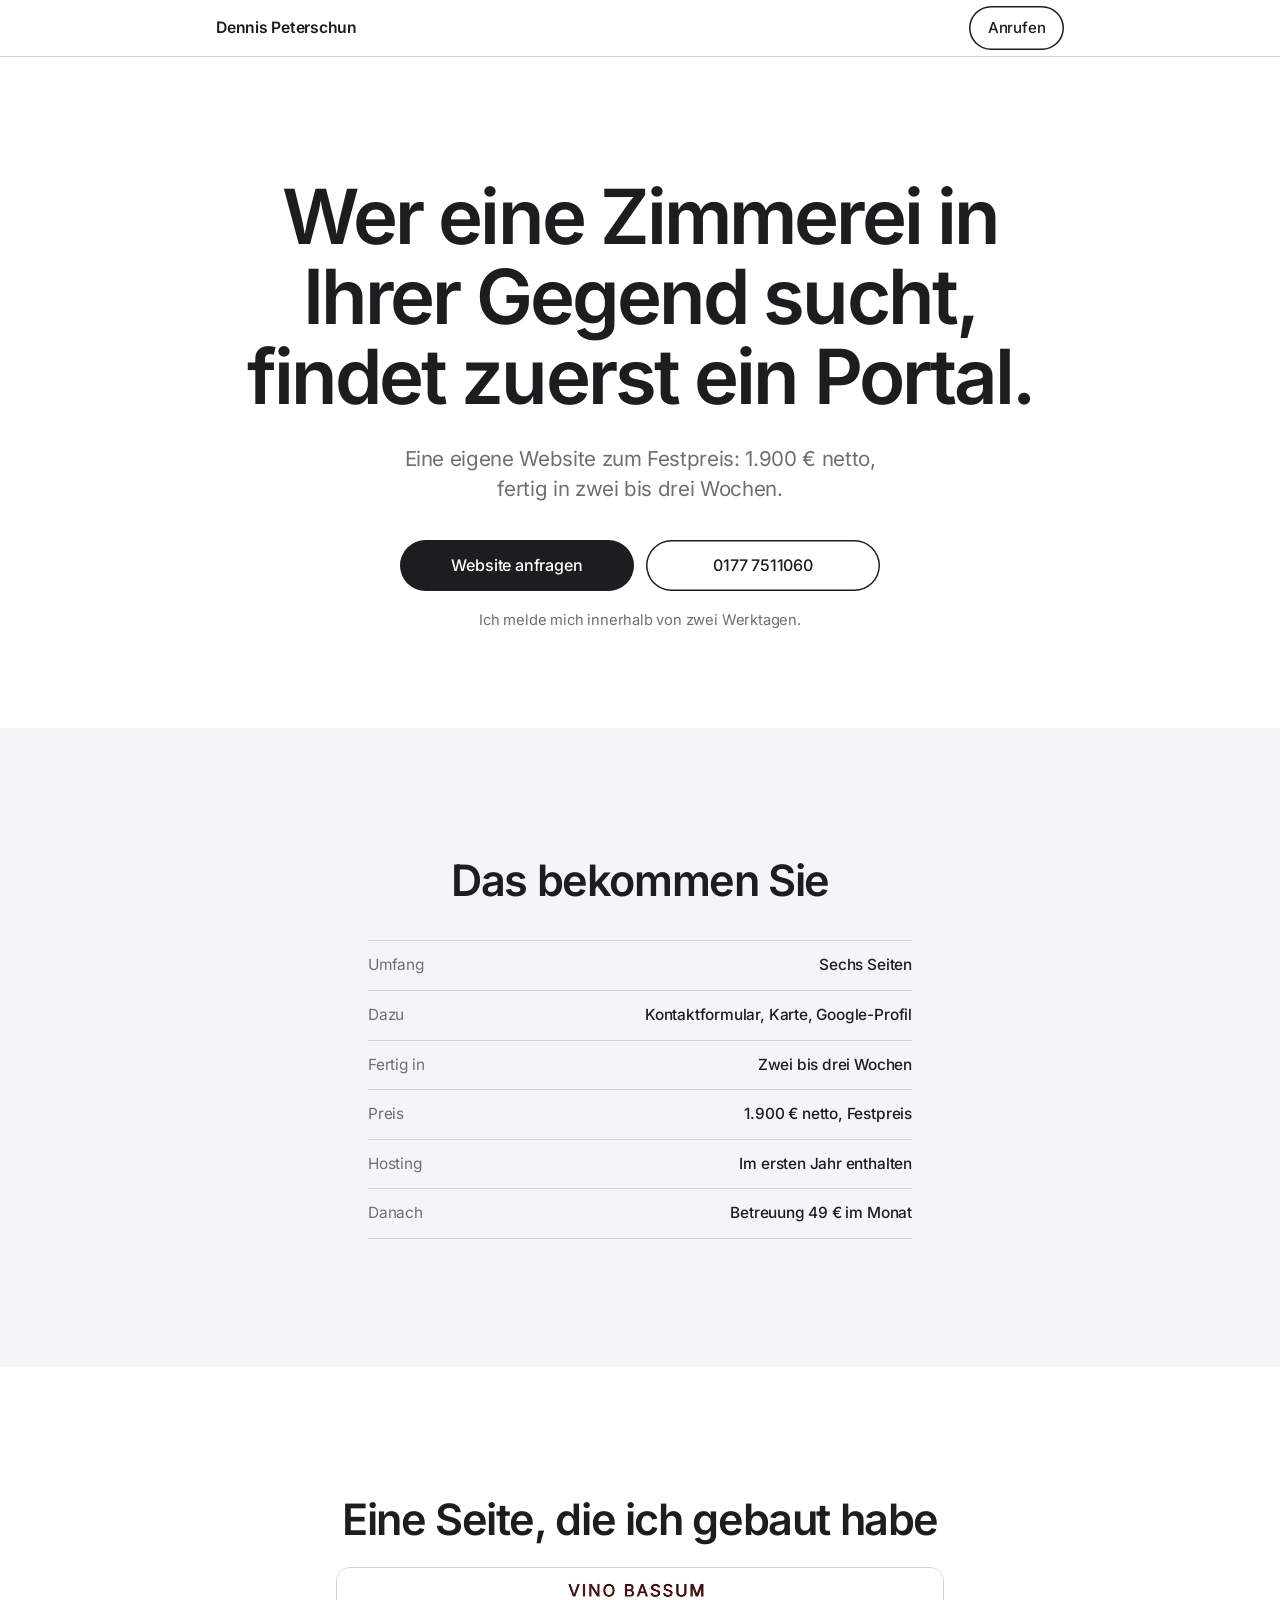
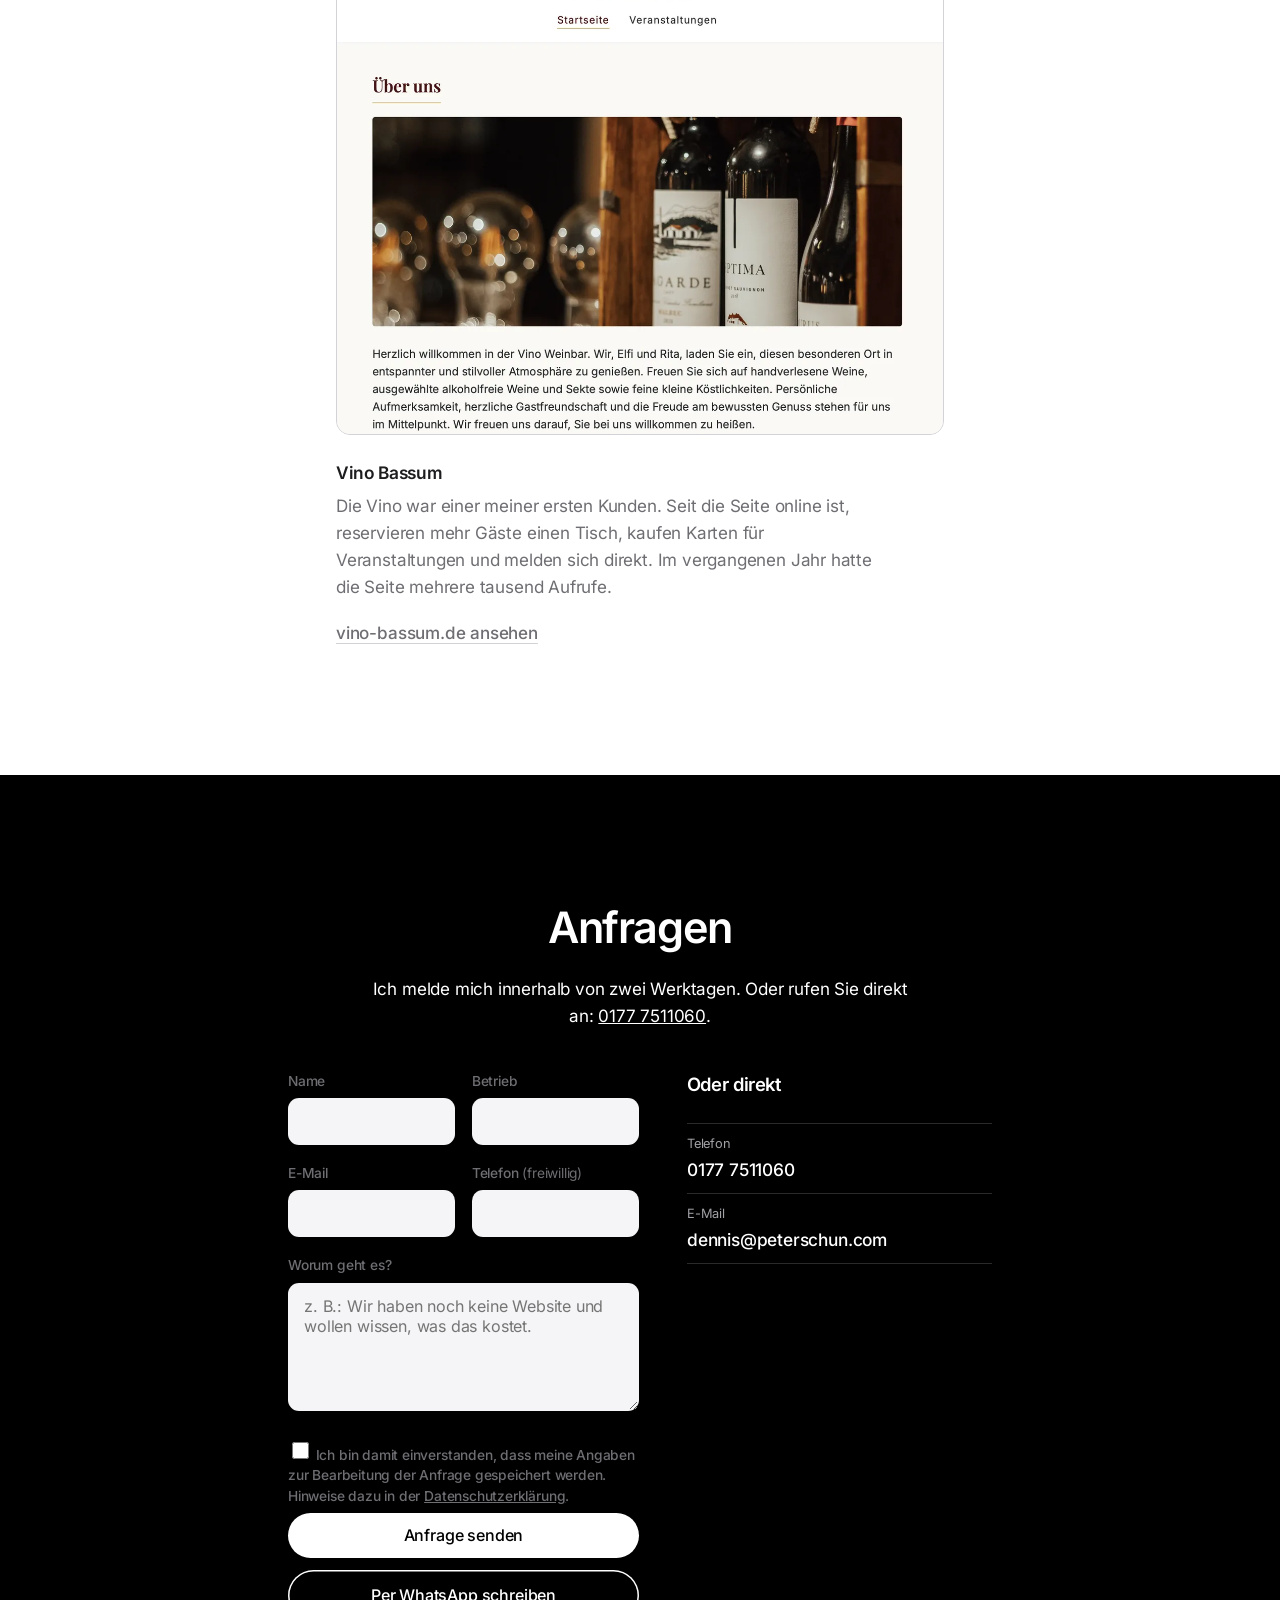
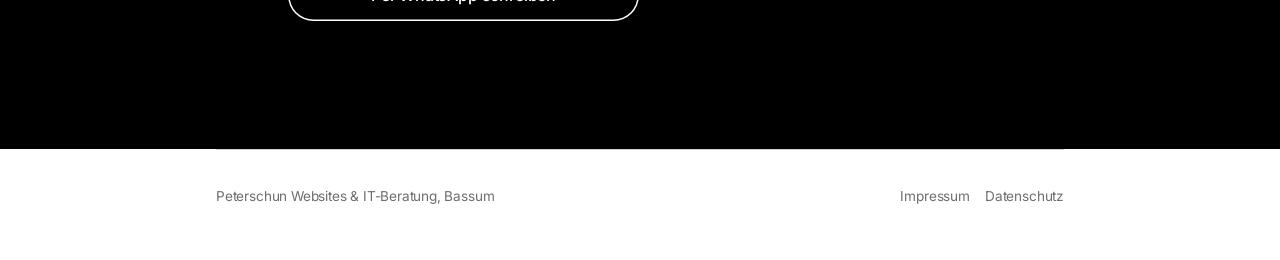
<file: zimmerei/index.html>
<!DOCTYPE html>
<html lang="de">
<head>
<meta charset="utf-8">
<meta name="viewport" content="width=device-width, initial-scale=1">
<title>Website für Zimmerei | Peterschun Websites &amp; IT-Beratung</title>
<meta name="description" content="Website zum Festpreis von 1.900 € für Zimmereibetriebe im Landkreis Diepholz. Sechs Seiten, fertig in zwei bis drei Wochen, Hosting im ersten Jahr enthalten.">
<meta name="robots" content="noindex, follow">
<link rel="stylesheet" href="/assets/site.css?v=4">
</head>
<body data-gewerk="ZI">

<div class="bar">
  <div class="shell bar-in">
    <a class="bar-name" href="/"><span class="bar-vorname">Dennis </span>Peterschun</a>
    <a class="bar-call" href="tel:+491777511060">Anrufen</a>
  </div>
</div>

<main id="top">

  <!-- ---------- Auftakt: Angebot und Kontakt im ersten Bildschirm ---------- -->
  <section class="shell hero">
    <h1 class="h-display">Wer eine Zimmerei in Ihrer Gegend sucht, findet zuerst ein Portal.</h1>
    <p class="h-sub">Eine eigene Website zum Festpreis: 1.900 € netto, fertig in zwei bis drei Wochen.</p>
    <div class="form-knoepfe hero-knoepfe">
      <a class="btn" href="#kontakt">Website anfragen</a>
      <a class="btn btn-zweit" href="tel:+491777511060">0177 7511060</a>
    </div>
    <p class="hero-note">Ich melde mich innerhalb von zwei Werktagen.</p>
    <p class="hero-meta" data-ort-hinweis hidden>Diese Seite gehört zu dem Brief, den ich
      Ihnen nach <span class="js-ort"></span> geschickt habe.</p>
  </section>

  <!-- ---------- Was Sie bekommen ---------- -->
  <section class="sec sec-grey" id="paket">
    <div class="shell">
      <div class="col-mid"><h2 class="h-sec">Das bekommen Sie</h2></div>
      <ul class="facts">
        <li>Umfang<b>Sechs Seiten</b></li>
        <li>Dazu<b>Kontaktformular, Karte, Google-Profil</b></li>
        <li>Fertig in<b>Zwei bis drei Wochen</b></li>
        <li>Preis<b>1.900 € netto, Festpreis</b></li>
        <li>Hosting<b>Im ersten Jahr enthalten</b></li>
        <li>Danach<b>Betreuung 49 € im Monat</b></li>
      </ul>
    </div>
  </section>

  <!-- ---------- Referenz ---------- -->
  <section class="sec" id="referenz">
    <div class="shell">
      <div class="col-mid"><h2 class="h-sec">Eine Seite, die ich gebaut habe</h2></div>
      <div class="ref">
        <figure class="ref-shot">
          <a href="https://www.vino-bassum.de" target="_blank" rel="noopener">
            <img src="/assets/vino-bassum.webp" alt="Startseite der Website vino-bassum.de"
                 width="1200" height="922" loading="lazy" decoding="async">
          </a>
        </figure>
        <div class="ref-text">
          <span class="ref-name">Vino Bassum</span>
          <p>Die Vino war einer meiner ersten Kunden. Seit die Seite online ist, reservieren
            mehr Gäste einen Tisch, kaufen Karten für Veranstaltungen und melden sich
            direkt. Im vergangenen Jahr hatte die Seite mehrere tausend Aufrufe.</p>
          <p><a class="textlink" href="https://www.vino-bassum.de" target="_blank"
                rel="noopener">vino-bassum.de ansehen</a></p>
        </div>
      </div>
    </div>
  </section>

  <!-- ---------- Kontakt ---------- -->
  <section class="sec sec-dark" id="kontakt">
    <div class="shell">
      <div class="col-mid">
        <h2 class="h-sec">Anfragen</h2>
        <p class="note-mid">Ich melde mich innerhalb von zwei Werktagen. Oder rufen Sie
          direkt an: <a href="tel:+491777511060" style="white-space:nowrap">0177 7511060</a>.</p>
      </div>

      <div class="contact-split">
        <!--
          ============================================================
          FORMULAR -> BREVO
          /assets/formular.js sendet per fetch an die action-URL des
          Brevo-Formulars und liest die Antwort aus (JSON, CORS erlaubt).
          Nur bei success=true geht es weiter auf /danke/, sonst
          erscheint der rote Kasten.

          BETRIEBS_ID ist in Brevo ein PFLICHTFELD. Ist es leer,
          verwirft Brevo die komplette Anfrage. Ohne Brief-Code steht
          deshalb unten der Vorgabewert "ohne-code".

          VORHER IN BREVO ANLEGEN (Kontakte > Einstellungen > Attribute),
          jeweils als Typ Text:
            BETRIEB, TELEFON, ANLIEGEN, HERKUNFT, BETRIEBS_ID, GEWERK
          Brevo verwirft Werte fuer nicht existierende Attribute ohne
          Fehlermeldung. Erst anlegen, dann testen.

          Die drei Felder BETRIEBS_ID, GEWERK und HERKUNFT fuellt
          /assets/kampagne.js aus dem Code im QR-Code des Briefes.
          ============================================================
        -->
        <form class="form" id="kampagnenform" method="POST"
              action="https://5ef05d4b.sibforms.com/serve/[base64]" data-formular novalidate>
          <div class="field-2">
            <div class="field">
              <label for="k-name">Name</label>
              <input type="text" id="k-name" name="NACHNAME" autocomplete="name"
                     maxlength="200" required>
            </div>
            <div class="field">
              <label for="k-firma">Betrieb</label>
              <input type="text" id="k-firma" name="BETRIEB" autocomplete="organization"
                     maxlength="200" required>
            </div>
          </div>
          <div class="field-2">
            <div class="field">
              <label for="k-mail">E-Mail</label>
              <input type="email" id="k-mail" name="EMAIL" autocomplete="email" required>
            </div>
            <div class="field">
              <label for="k-tel">Telefon <span style="font-weight:400">(freiwillig)</span></label>
              <input type="tel" id="k-tel" name="TELEFON" autocomplete="tel">
            </div>
          </div>
          <div class="field">
            <label for="k-text">Worum geht es?</label>
            <textarea id="k-text" name="ANLIEGEN" maxlength="1000" required
                      placeholder="z. B.: Wir haben noch keine Website und wollen wissen, was das kostet."></textarea>
          </div>

          <label class="consent" for="k-ok">
            <input type="checkbox" id="k-ok" name="OPT_IN" value="1" required>
            <span>Ich bin damit einverstanden, dass meine Angaben zur Bearbeitung der Anfrage
              gespeichert werden. Hinweise dazu in der
              <a href="/datenschutz.html">Datenschutzerklärung</a>.</span>
          </label>

          <p class="form-error" id="kampagnenerror" role="alert">Bitte füllen Sie die
            markierten Felder aus.</p>

          <div class="form-knoepfe">
            <button type="submit" class="btn">Anfrage senden</button>
            <a class="btn btn-zweit" data-wa href="https://wa.me/491777511060?text=Hallo%2C%20ich%20interessiere%20mich%20f%C3%BCr%20eine%20Website."
                         target="_blank" rel="noopener">Per WhatsApp schreiben</a>
          </div>

          <div class="form-fail" role="alert">
            <b>Das Senden hat nicht funktioniert.</b>
            <p>Bitte rufen Sie mich an: <a href="tel:+491777511060">0177 7511060</a>.
              Oder schreiben Sie an
              <a href="mailto:dennis@peterschun.com">dennis@peterschun.com</a>.</p>
          </div>

          <!-- Spamfalle von Brevo: muss leer bleiben, nicht entfernen. -->
          <input type="text" name="email_address_check" value="" tabindex="-1" aria-hidden="true"
                 style="position:absolute;left:-9999px;width:1px;height:1px;opacity:0">
          <input type="hidden" name="locale" value="de">
          <!-- Pflichtfeld in Brevo. Leer = Anfrage wird verworfen.
               Liegt ein Brief-Code vor, ueberschreibt kampagne.js den Wert. -->
          <input type="hidden" name="BETRIEBS_ID" value="ohne-code">
          <input type="hidden" name="HERKUNFT" value="Brief Zimmerei">
          <input type="hidden" name="GEWERK" value="ZI">
        </form>

        <div class="direct">
          <h3>Oder direkt</h3>
          <ul class="me-contact">
            <li><span>Telefon</span><a href="tel:+491777511060">0177 7511060</a></li>
            <li><span>E-Mail</span><a href="mailto:dennis@peterschun.com">dennis@peterschun.com</a></li>
          </ul>
          <p data-ort-hinweis hidden>Ihr Zeichen aus dem Brief: <b class="js-code"></b>.
            Nennen Sie es einfach am Telefon, dann finde ich Ihren Betrieb sofort.</p>
        </div>
      </div>
    </div>
  </section>

</main>

<footer class="shell">
  <div class="foot">
    <div>Peterschun Websites &amp; IT-Beratung, Bassum</div>
    <div><a href="/impressum.html">Impressum</a> &nbsp;&nbsp;
      <a href="/datenschutz.html">Datenschutz</a></div>
  </div>
</footer>

<script src="/assets/kampagne.js?v=4"></script>
<script src="/assets/formular.js?v=4"></script>
</body>
</html>
</file>
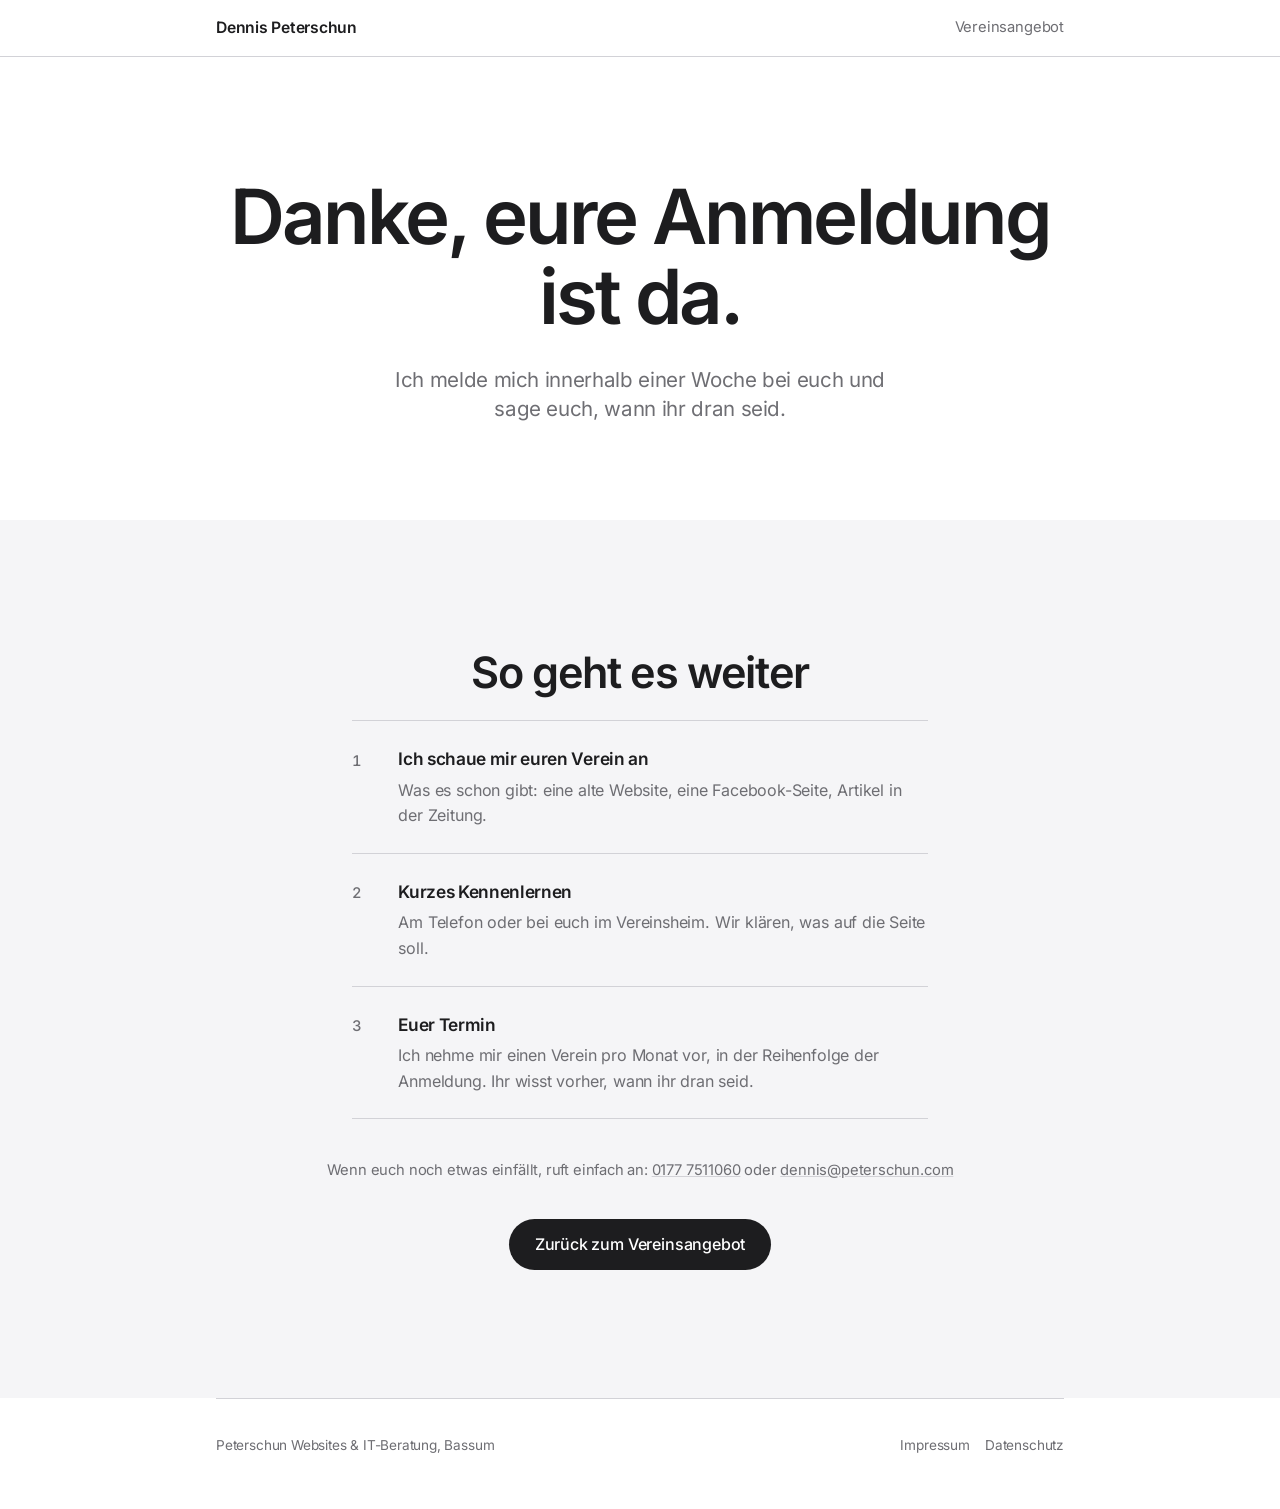
<file: verein/danke/index.html>
<!DOCTYPE html>
<html lang="de">
<head>
<meta charset="utf-8">
<meta name="viewport" content="width=device-width, initial-scale=1">
<title>Danke für eure Anmeldung | Peterschun Websites &amp; IT-Beratung</title>
<meta name="robots" content="noindex, follow">
<link rel="stylesheet" href="/assets/site.css?v=4">
</head>
<body>

<div class="bar">
  <div class="shell bar-in">
    <a class="bar-name" href="/"><span class="bar-vorname">Dennis </span>Peterschun</a>
    <nav class="bar-links" aria-label="Seitenbereiche">
      <a href="/verein/">Vereinsangebot</a>
    </nav>
  </div>
</div>

<main id="top">

  <section class="shell hero">
    <h1 class="h-display">Danke, eure Anmeldung ist da.</h1>
    <p class="h-sub">Ich melde mich innerhalb einer Woche bei euch und sage euch, wann ihr
      dran seid.</p>
  </section>

  <section class="sec sec-grey">
    <div class="shell">
      <div class="col-mid"><h2 class="h-sec">So geht es weiter</h2></div>
      <ol class="steps">
        <li>
          <b>Ich schaue mir euren Verein an</b>
          <span>Was es schon gibt: eine alte Website, eine Facebook-Seite, Artikel in der Zeitung.</span>
        </li>
        <li>
          <b>Kurzes Kennenlernen</b>
          <span>Am Telefon oder bei euch im Vereinsheim. Wir klären, was auf die Seite soll.</span>
        </li>
        <li>
          <b>Euer Termin</b>
          <span>Ich nehme mir einen Verein pro Monat vor, in der Reihenfolge der Anmeldung.
            Ihr wisst vorher, wann ihr dran seid.</span>
        </li>
      </ol>

      <p class="form-alt">Wenn euch noch etwas einfällt, ruft einfach an:
        <a href="tel:+491777511060">0177 7511060</a>
        oder <a href="mailto:dennis@peterschun.com">dennis@peterschun.com</a></p>

      <div class="btn-row" style="text-align:center"><a class="btn" href="/verein/">Zurück zum Vereinsangebot</a></div>
    </div>
  </section>

</main>

<footer class="shell">
  <div class="foot">
    <div>Peterschun Websites &amp; IT-Beratung, Bassum</div>
    <div><a href="/impressum.html">Impressum</a> &nbsp;&nbsp;
      <a href="/datenschutz.html">Datenschutz</a></div>
  </div>
</footer>

</body>
</html>
</file>
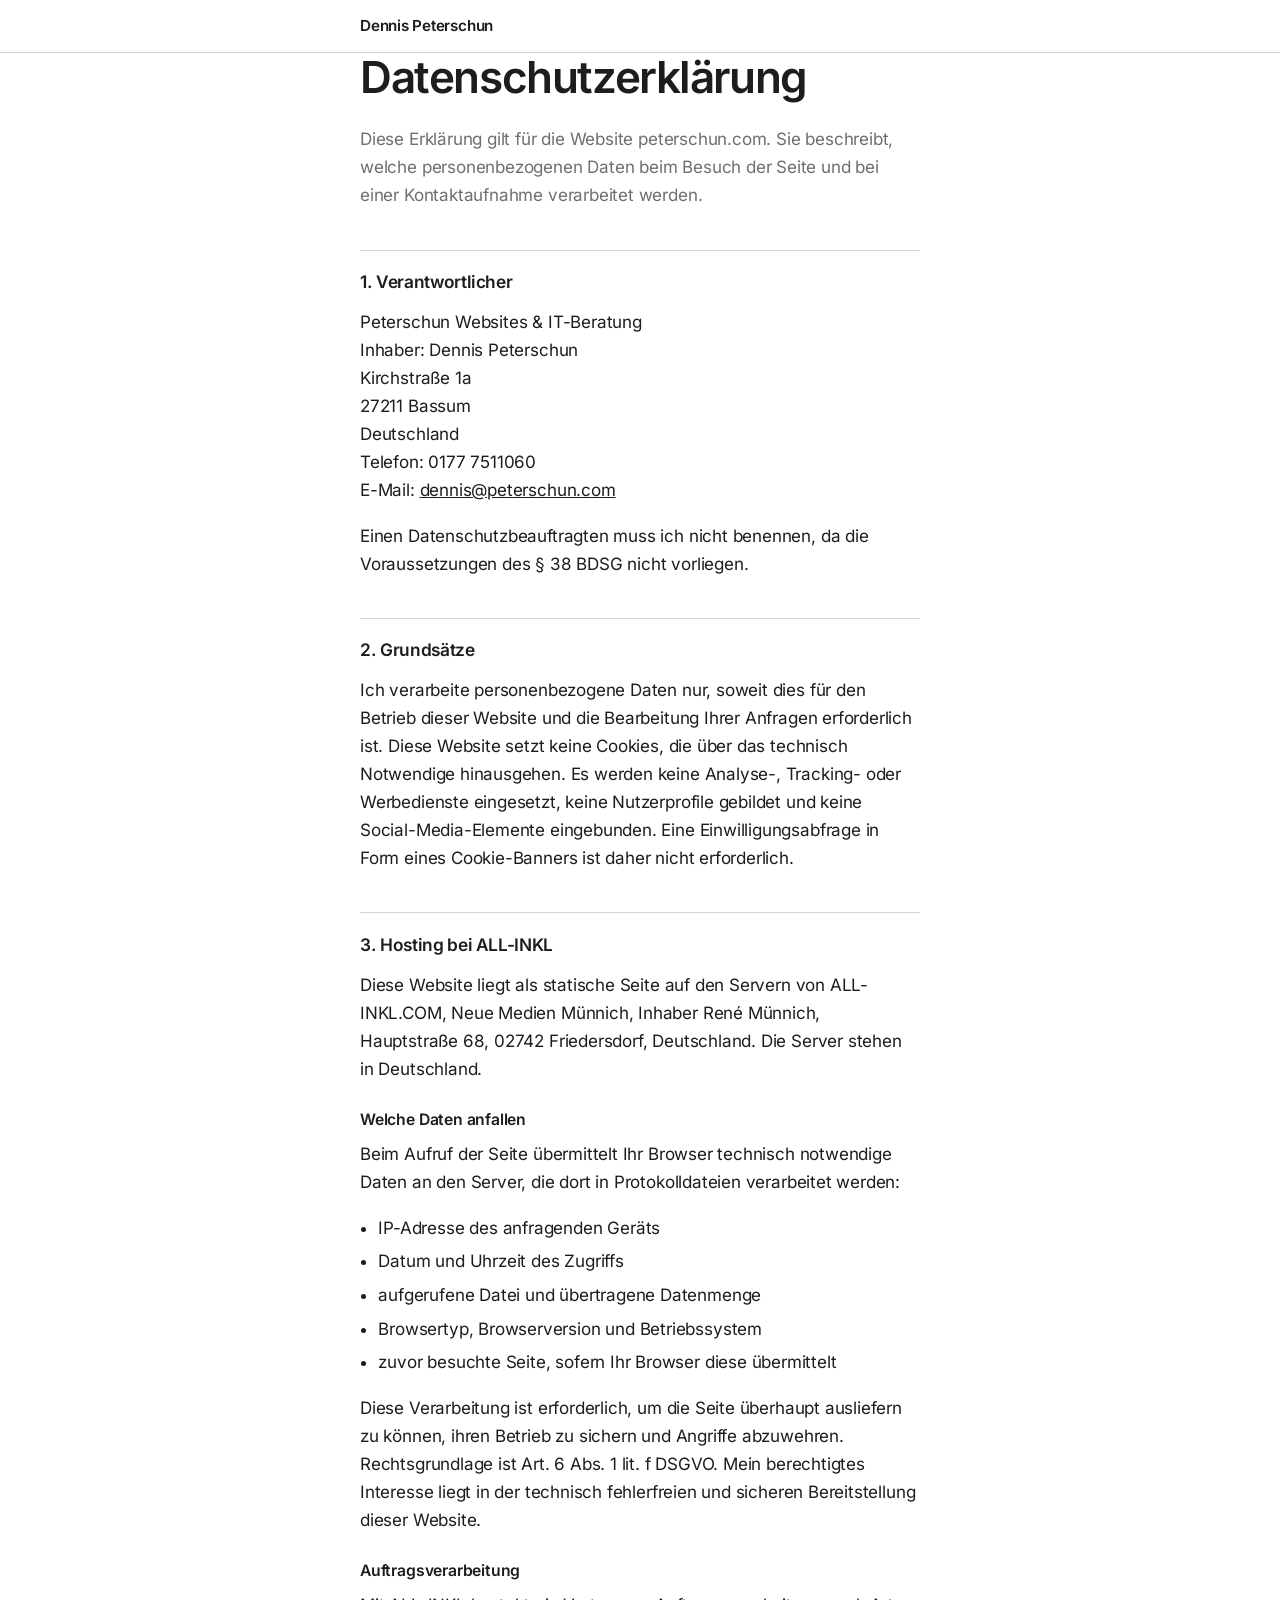
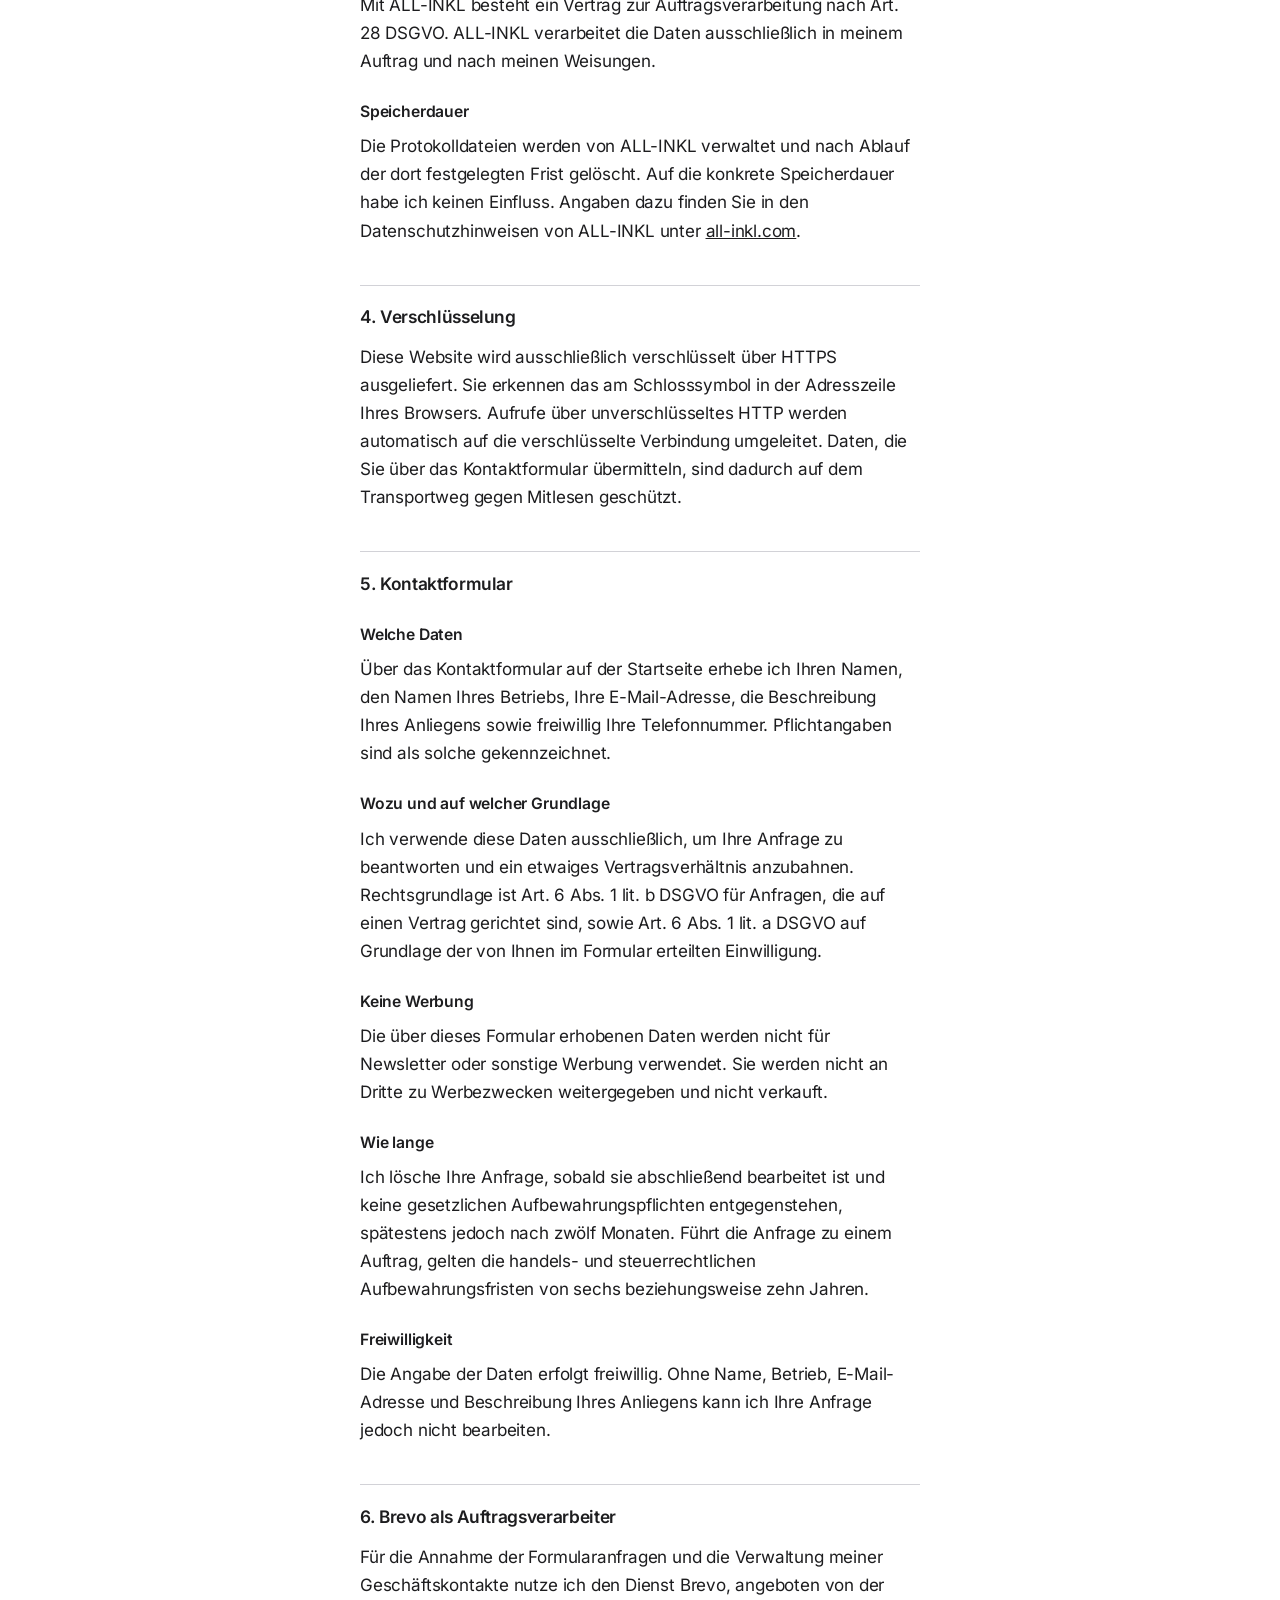
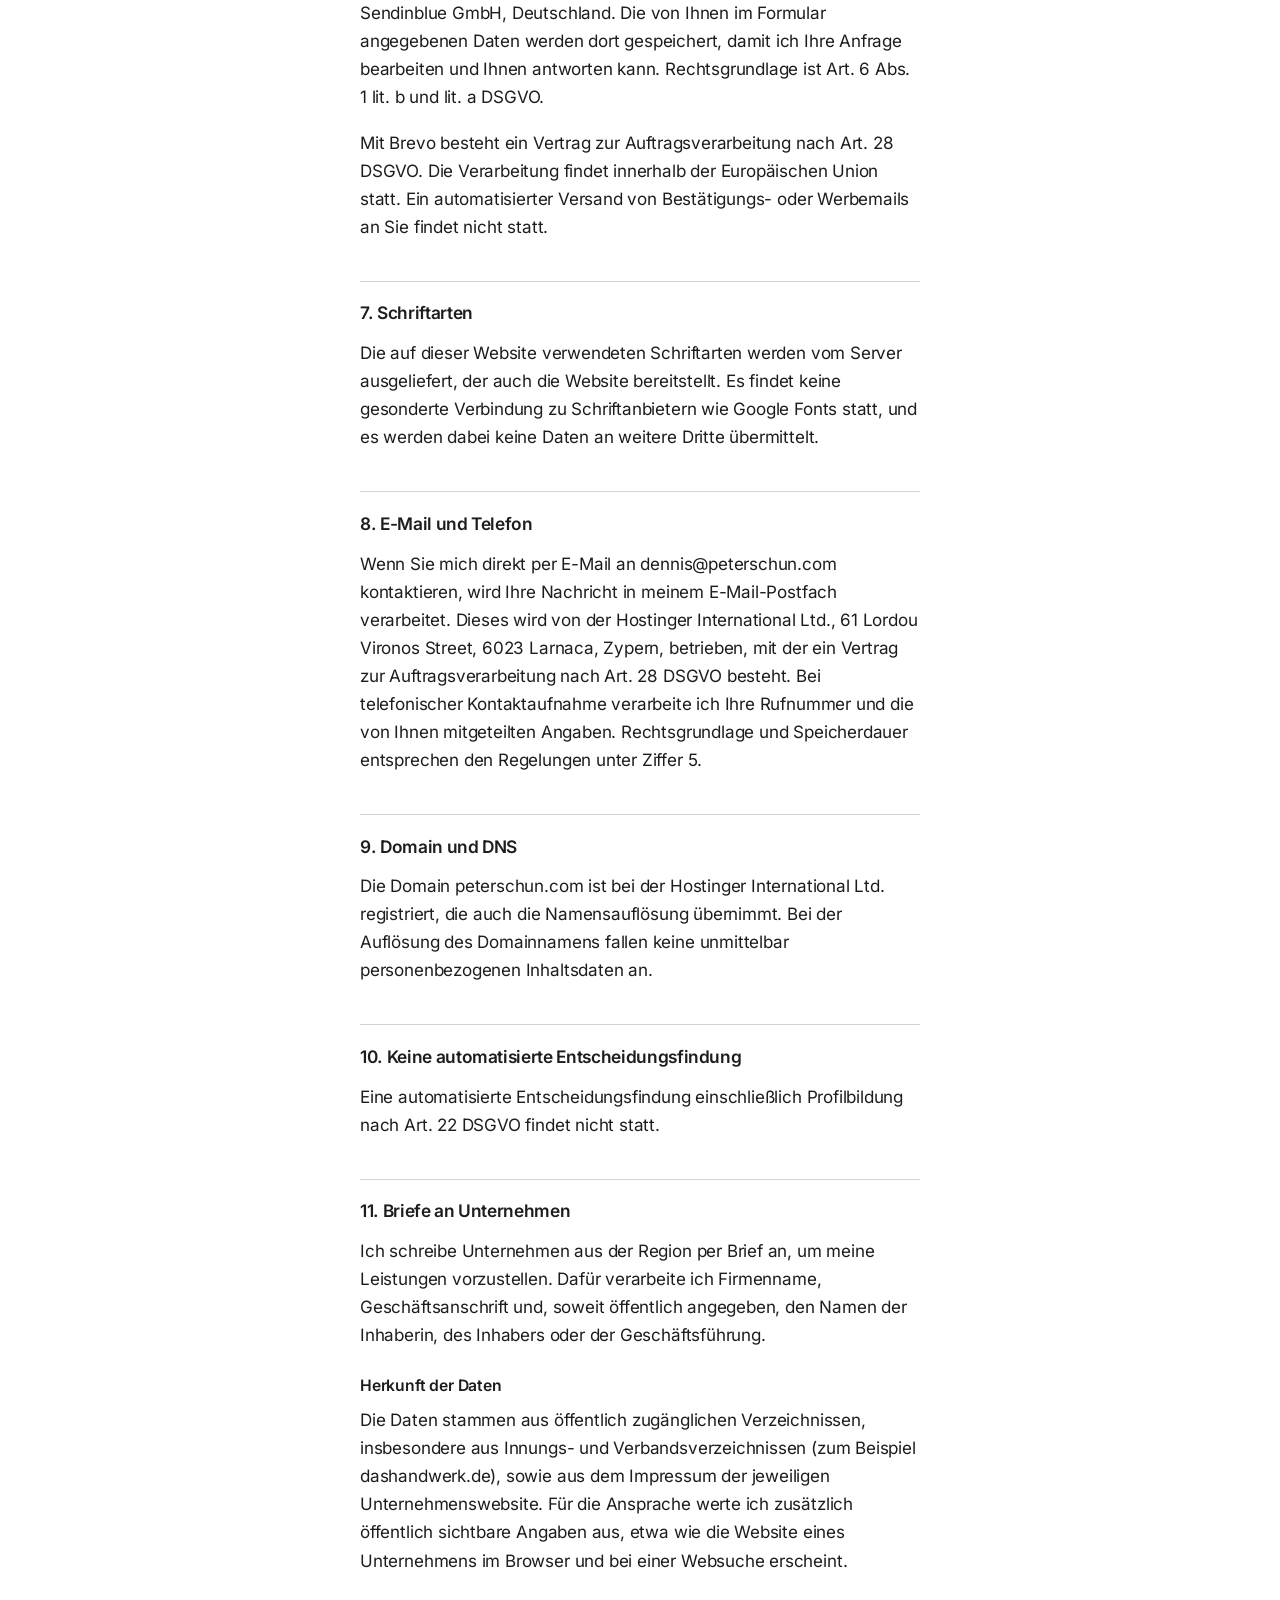
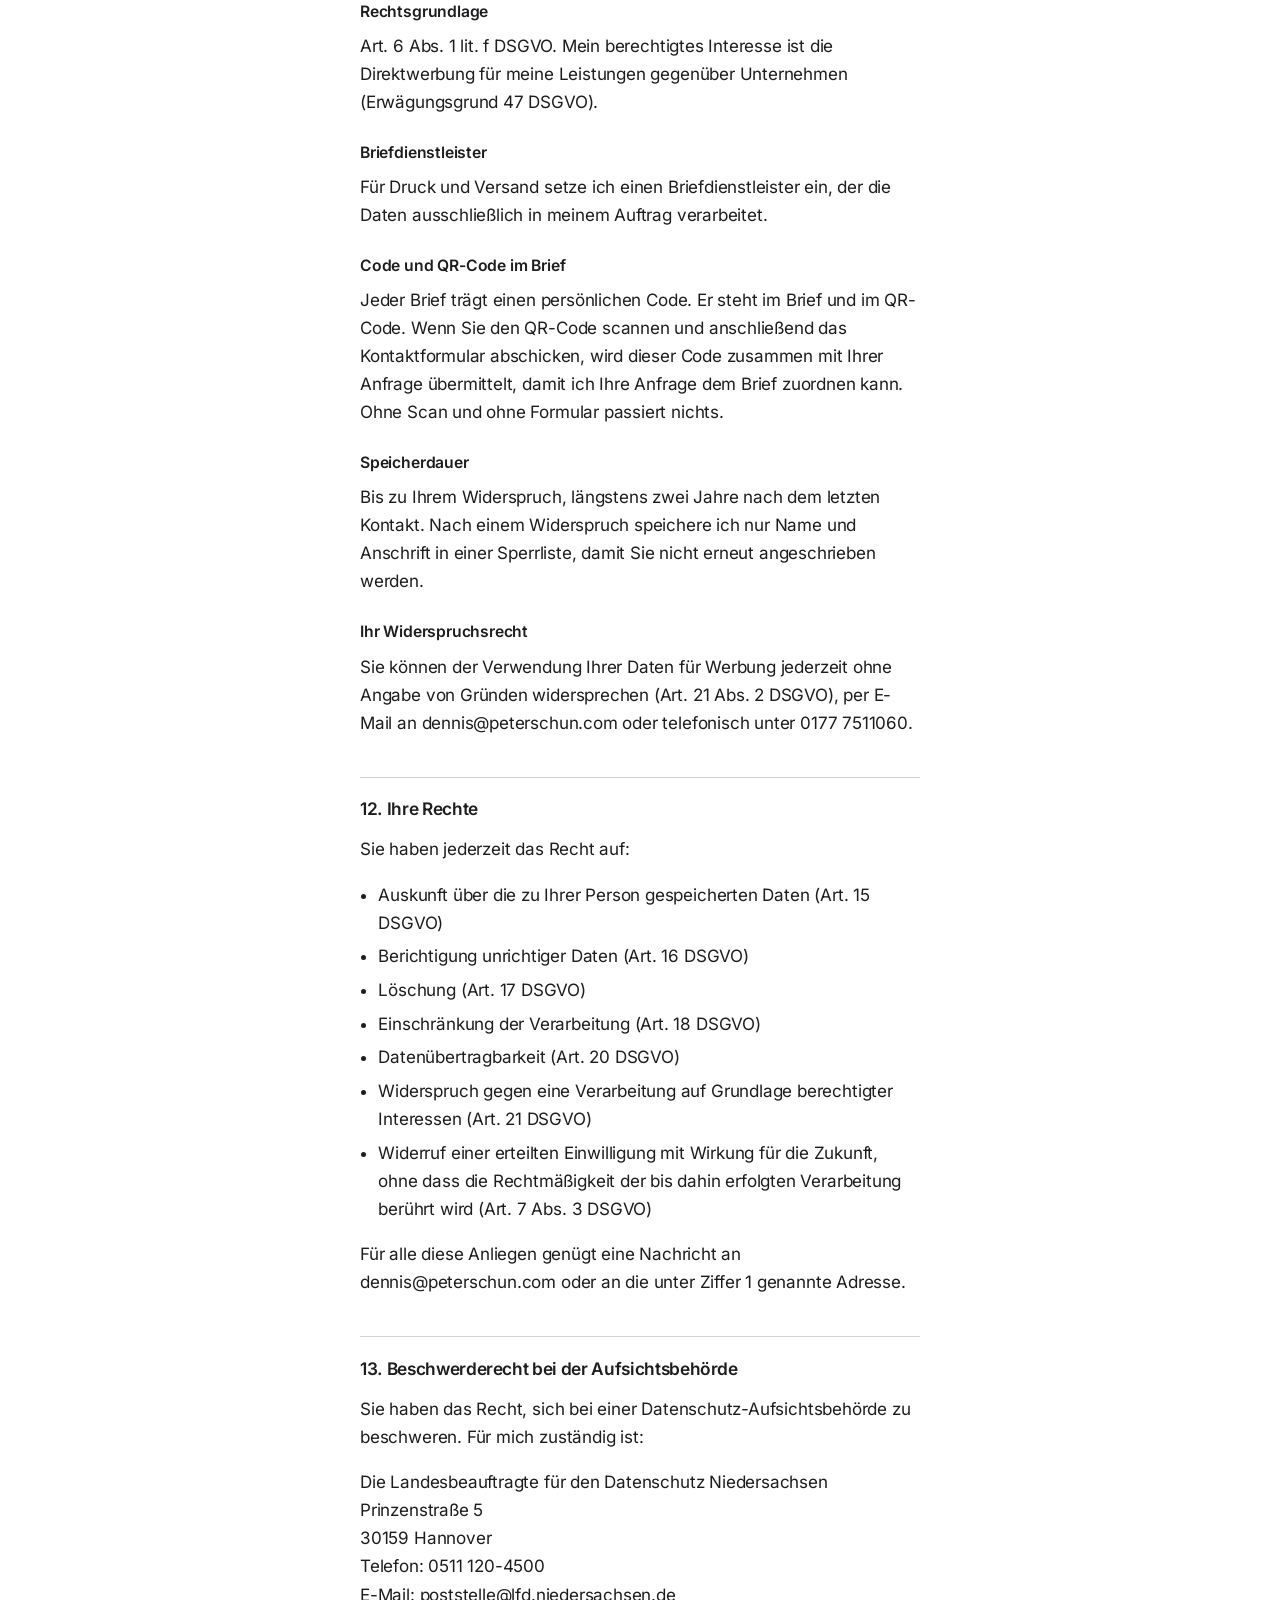
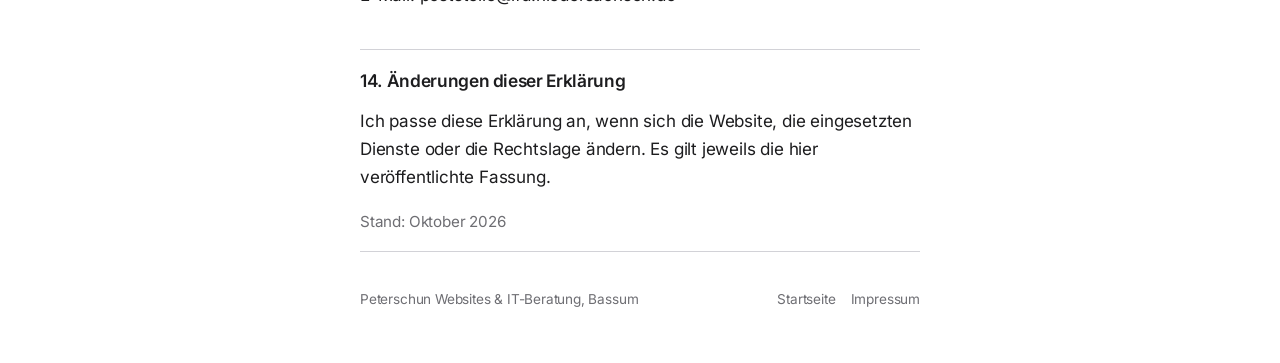
<file: datenschutz.html>
<!DOCTYPE html>
<html lang="de">
<head>
<meta charset="utf-8">
<meta name="viewport" content="width=device-width, initial-scale=1">
<title>Datenschutzerklärung | Peterschun Websites &amp; IT-Beratung</title>
<meta name="robots" content="noindex">
<style>
  /* Schriften liegen lokal unter /fonts/. Es wird nichts von
     fremden Servern geladen. */
  @font-face{font-family:"Inter";font-style:normal;font-weight:400;font-display:swap;src:url("/fonts/inter-latin-400.woff2") format("woff2")}
  @font-face{font-family:"Inter";font-style:normal;font-weight:500;font-display:swap;src:url("/fonts/inter-latin-500.woff2") format("woff2")}
  @font-face{font-family:"Inter";font-style:normal;font-weight:600;font-display:swap;src:url("/fonts/inter-latin-600.woff2") format("woff2")}

  :root{--white:#FFFFFF;--ink:#1D1D1F;--muted:#6E6E73;--line:#D2D2D7}
  *,*::before,*::after{box-sizing:border-box}
  body{margin:0;background:var(--white);color:var(--ink);font-family:"Inter",-apple-system,BlinkMacSystemFont,sans-serif;font-size:17px;line-height:1.65;letter-spacing:-0.011em}
  .shell{width:100%;max-width:38rem;margin-inline:auto;padding:0 1.5rem}
  .bar{border-bottom:1px solid var(--line)}
  .bar-in{display:flex;align-items:center;height:3.25rem}
  .bar-name{font-weight:600;font-size:.95rem;letter-spacing:-0.015em;text-decoration:none}
  main{padding-block:4.5rem 6rem}
  h1{font-size:clamp(2rem,5vw,2.75rem);font-weight:600;line-height:1.1;letter-spacing:-0.032em;margin:0 0 1.5rem}
  h2{font-size:1.08rem;font-weight:600;letter-spacing:-0.02em;margin:2.5rem 0 .7rem;padding-top:1.1rem;border-top:1px solid var(--line)}
  h3{font-size:.98rem;font-weight:600;margin:1.5rem 0 .45rem}
  p{margin:0 0 1.1rem}
  ul{margin:0 0 1.1rem;padding-left:1.15rem}
  li{margin-bottom:.35rem}
  address{font-style:normal;margin:0 0 1.1rem}
  a{color:inherit}
  .lede{color:var(--muted);margin-bottom:2.5rem}
  .muted{color:var(--muted);font-size:.95rem}
  .foot{border-top:1px solid var(--line);padding-block:2.25rem 3.25rem;font-size:.85rem;color:var(--muted);display:flex;gap:.6rem 1.75rem;justify-content:space-between;flex-wrap:wrap}
  .foot a{text-decoration:none}
  :focus-visible{outline:2px solid currentColor;outline-offset:3px}
</style>
</head>
<body>

<div class="bar"><div class="shell bar-in"><a class="bar-name" href="index.html">Dennis Peterschun</a></div></div>

<main class="shell">
  <h1>Datenschutzerklärung</h1>
  <p class="lede">Diese Erklärung gilt für die Website peterschun.com. Sie beschreibt, welche personenbezogenen Daten beim Besuch der Seite und bei einer Kontaktaufnahme verarbeitet werden.</p>

  <h2>1. Verantwortlicher</h2>
  <address>
    Peterschun Websites &amp; IT-Beratung<br>
    Inhaber: Dennis Peterschun<br>
    Kirchstraße 1a<br>
    27211 Bassum<br>
    Deutschland<br>
    Telefon: 0177 7511060<br>
    E-Mail: <a href="mailto:dennis@peterschun.com">dennis@peterschun.com</a>
  </address>
  <p>Einen Datenschutzbeauftragten muss ich nicht benennen, da die Voraussetzungen des § 38 BDSG nicht vorliegen.</p>

  <h2>2. Grundsätze</h2>
  <p>Ich verarbeite personenbezogene Daten nur, soweit dies für den Betrieb dieser Website und die Bearbeitung Ihrer Anfragen erforderlich ist. Diese Website setzt keine Cookies, die über das technisch Notwendige hinausgehen. Es werden keine Analyse-, Tracking- oder Werbedienste eingesetzt, keine Nutzerprofile gebildet und keine Social-Media-Elemente eingebunden. Eine Einwilligungsabfrage in Form eines Cookie-Banners ist daher nicht erforderlich.</p>

  <h2>3. Hosting bei ALL-INKL</h2>
  <p>Diese Website liegt als statische Seite auf den Servern von ALL-INKL.COM, Neue Medien Münnich, Inhaber René Münnich, Hauptstraße 68, 02742 Friedersdorf, Deutschland. Die Server stehen in Deutschland.</p>

  <h3>Welche Daten anfallen</h3>
  <p>Beim Aufruf der Seite übermittelt Ihr Browser technisch notwendige Daten an den Server, die dort in Protokolldateien verarbeitet werden:</p>
  <ul>
    <li>IP-Adresse des anfragenden Geräts</li>
    <li>Datum und Uhrzeit des Zugriffs</li>
    <li>aufgerufene Datei und übertragene Datenmenge</li>
    <li>Browsertyp, Browserversion und Betriebssystem</li>
    <li>zuvor besuchte Seite, sofern Ihr Browser diese übermittelt</li>
  </ul>
  <p>Diese Verarbeitung ist erforderlich, um die Seite überhaupt ausliefern zu können, ihren Betrieb zu sichern und Angriffe abzuwehren. Rechtsgrundlage ist Art. 6 Abs. 1 lit. f DSGVO. Mein berechtigtes Interesse liegt in der technisch fehlerfreien und sicheren Bereitstellung dieser Website.</p>

  <h3>Auftragsverarbeitung</h3>
  <p>Mit ALL-INKL besteht ein Vertrag zur Auftragsverarbeitung nach Art. 28 DSGVO. ALL-INKL verarbeitet die Daten ausschließlich in meinem Auftrag und nach meinen Weisungen.</p>

  <h3>Speicherdauer</h3>
  <p>Die Protokolldateien werden von ALL-INKL verwaltet und nach Ablauf der dort festgelegten Frist gelöscht. Auf die konkrete Speicherdauer habe ich keinen Einfluss. Angaben dazu finden Sie in den Datenschutzhinweisen von ALL-INKL unter <a href="https://all-inkl.com">all-inkl.com</a>.</p>

  <h2>4. Verschlüsselung</h2>
  <p>Diese Website wird ausschließlich verschlüsselt über HTTPS ausgeliefert. Sie erkennen das am Schlosssymbol in der Adresszeile Ihres Browsers. Aufrufe über unverschlüsseltes HTTP werden automatisch auf die verschlüsselte Verbindung umgeleitet. Daten, die Sie über das Kontaktformular übermitteln, sind dadurch auf dem Transportweg gegen Mitlesen geschützt.</p>

  <h2>5. Kontaktformular</h2>
  <h3>Welche Daten</h3>
  <p>Über das Kontaktformular auf der Startseite erhebe ich Ihren Namen, den Namen Ihres Betriebs, Ihre E-Mail-Adresse, die Beschreibung Ihres Anliegens sowie freiwillig Ihre Telefonnummer. Pflichtangaben sind als solche gekennzeichnet.</p>
  <h3>Wozu und auf welcher Grundlage</h3>
  <p>Ich verwende diese Daten ausschließlich, um Ihre Anfrage zu beantworten und ein etwaiges Vertragsverhältnis anzubahnen. Rechtsgrundlage ist Art. 6 Abs. 1 lit. b DSGVO für Anfragen, die auf einen Vertrag gerichtet sind, sowie Art. 6 Abs. 1 lit. a DSGVO auf Grundlage der von Ihnen im Formular erteilten Einwilligung.</p>
  <h3>Keine Werbung</h3>
  <p>Die über dieses Formular erhobenen Daten werden nicht für Newsletter oder sonstige Werbung verwendet. Sie werden nicht an Dritte zu Werbezwecken weitergegeben und nicht verkauft.</p>
  <h3>Wie lange</h3>
  <p>Ich lösche Ihre Anfrage, sobald sie abschließend bearbeitet ist und keine gesetzlichen Aufbewahrungspflichten entgegenstehen, spätestens jedoch nach zwölf Monaten. Führt die Anfrage zu einem Auftrag, gelten die handels- und steuerrechtlichen Aufbewahrungsfristen von sechs beziehungsweise zehn Jahren.</p>
  <h3>Freiwilligkeit</h3>
  <p>Die Angabe der Daten erfolgt freiwillig. Ohne Name, Betrieb, E-Mail-Adresse und Beschreibung Ihres Anliegens kann ich Ihre Anfrage jedoch nicht bearbeiten.</p>

  <h2>6. Brevo als Auftragsverarbeiter</h2>
  <p>Für die Annahme der Formularanfragen und die Verwaltung meiner Geschäftskontakte nutze ich den Dienst Brevo, angeboten von der Sendinblue GmbH, Deutschland. Die von Ihnen im Formular angegebenen Daten werden dort gespeichert, damit ich Ihre Anfrage bearbeiten und Ihnen antworten kann. Rechtsgrundlage ist Art. 6 Abs. 1 lit. b und lit. a DSGVO.</p>
  <p>Mit Brevo besteht ein Vertrag zur Auftragsverarbeitung nach Art. 28 DSGVO. Die Verarbeitung findet innerhalb der Europäischen Union statt. Ein automatisierter Versand von Bestätigungs- oder Werbemails an Sie findet nicht statt.</p>

  <h2>7. Schriftarten</h2>
  <p>Die auf dieser Website verwendeten Schriftarten werden vom Server ausgeliefert, der auch die Website bereitstellt. Es findet keine gesonderte Verbindung zu Schriftanbietern wie Google Fonts statt, und es werden dabei keine Daten an weitere Dritte übermittelt.</p>

  <h2>8. E-Mail und Telefon</h2>
  <p>Wenn Sie mich direkt per E-Mail an dennis@peterschun.com kontaktieren, wird Ihre Nachricht in meinem E-Mail-Postfach verarbeitet. Dieses wird von der Hostinger International Ltd., 61 Lordou Vironos Street, 6023 Larnaca, Zypern, betrieben, mit der ein Vertrag zur Auftragsverarbeitung nach Art. 28 DSGVO besteht. Bei telefonischer Kontaktaufnahme verarbeite ich Ihre Rufnummer und die von Ihnen mitgeteilten Angaben. Rechtsgrundlage und Speicherdauer entsprechen den Regelungen unter Ziffer 5.</p>

  <h2>9. Domain und DNS</h2>
  <p>Die Domain peterschun.com ist bei der Hostinger International Ltd. registriert, die auch die Namensauflösung übernimmt. Bei der Auflösung des Domainnamens fallen keine unmittelbar personenbezogenen Inhaltsdaten an.</p>

  <h2>10. Keine automatisierte Entscheidungsfindung</h2>
  <p>Eine automatisierte Entscheidungsfindung einschließlich Profilbildung nach Art. 22 DSGVO findet nicht statt.</p>

  <h2>11. Briefe an Unternehmen</h2>
  <p>Ich schreibe Unternehmen aus der Region per Brief an, um meine Leistungen vorzustellen. Dafür verarbeite ich Firmenname, Geschäftsanschrift und, soweit öffentlich angegeben, den Namen der Inhaberin, des Inhabers oder der Geschäftsführung.</p>
  <h3>Herkunft der Daten</h3>
  <p>Die Daten stammen aus öffentlich zugänglichen Verzeichnissen, insbesondere aus Innungs- und Verbandsverzeichnissen (zum Beispiel dashandwerk.de), sowie aus dem Impressum der jeweiligen Unternehmenswebsite. Für die Ansprache werte ich zusätzlich öffentlich sichtbare Angaben aus, etwa wie die Website eines Unternehmens im Browser und bei einer Websuche erscheint.</p>
  <h3>Rechtsgrundlage</h3>
  <p>Art. 6 Abs. 1 lit. f DSGVO. Mein berechtigtes Interesse ist die Direktwerbung für meine Leistungen gegenüber Unternehmen (Erwägungsgrund 47 DSGVO).</p>
  <h3>Briefdienstleister</h3>
  <p>Für Druck und Versand setze ich einen Briefdienstleister ein, der die Daten ausschließlich in meinem Auftrag verarbeitet.</p>
  <h3>Code und QR-Code im Brief</h3>
  <p>Jeder Brief trägt einen persönlichen Code. Er steht im Brief und im QR-Code. Wenn Sie den QR-Code scannen und anschließend das Kontaktformular abschicken, wird dieser Code zusammen mit Ihrer Anfrage übermittelt, damit ich Ihre Anfrage dem Brief zuordnen kann. Ohne Scan und ohne Formular passiert nichts.</p>
  <h3>Speicherdauer</h3>
  <p>Bis zu Ihrem Widerspruch, längstens zwei Jahre nach dem letzten Kontakt. Nach einem Widerspruch speichere ich nur Name und Anschrift in einer Sperrliste, damit Sie nicht erneut angeschrieben werden.</p>
  <h3>Ihr Widerspruchsrecht</h3>
  <p>Sie können der Verwendung Ihrer Daten für Werbung jederzeit ohne Angabe von Gründen widersprechen (Art. 21 Abs. 2 DSGVO), per E-Mail an dennis@peterschun.com oder telefonisch unter 0177 7511060.</p>

  <h2>12. Ihre Rechte</h2>
  <p>Sie haben jederzeit das Recht auf:</p>
  <ul>
    <li>Auskunft über die zu Ihrer Person gespeicherten Daten (Art. 15 DSGVO)</li>
    <li>Berichtigung unrichtiger Daten (Art. 16 DSGVO)</li>
    <li>Löschung (Art. 17 DSGVO)</li>
    <li>Einschränkung der Verarbeitung (Art. 18 DSGVO)</li>
    <li>Datenübertragbarkeit (Art. 20 DSGVO)</li>
    <li>Widerspruch gegen eine Verarbeitung auf Grundlage berechtigter Interessen (Art. 21 DSGVO)</li>
    <li>Widerruf einer erteilten Einwilligung mit Wirkung für die Zukunft, ohne dass die Rechtmäßigkeit der bis dahin erfolgten Verarbeitung berührt wird (Art. 7 Abs. 3 DSGVO)</li>
  </ul>
  <p>Für alle diese Anliegen genügt eine Nachricht an dennis@peterschun.com oder an die unter Ziffer 1 genannte Adresse.</p>

  <h2>13. Beschwerderecht bei der Aufsichtsbehörde</h2>
  <p>Sie haben das Recht, sich bei einer Datenschutz-Aufsichtsbehörde zu beschweren. Für mich zuständig ist:</p>
  <address>
    Die Landesbeauftragte für den Datenschutz Niedersachsen<br>
    Prinzenstraße 5<br>
    30159 Hannover<br>
    Telefon: 0511 120-4500<br>
    E-Mail: poststelle@lfd.niedersachsen.de
  </address>

  <h2>14. Änderungen dieser Erklärung</h2>
  <p>Ich passe diese Erklärung an, wenn sich die Website, die eingesetzten Dienste oder die Rechtslage ändern. Es gilt jeweils die hier veröffentlichte Fassung.</p>

  <p class="muted">Stand: Oktober 2026</p>
</main>

<footer class="shell">
  <div class="foot">
    <div>Peterschun Websites &amp; IT-Beratung, Bassum</div>
    <div><a href="index.html">Startseite</a> &nbsp;&nbsp; <a href="impressum.html">Impressum</a></div>
  </div>
</footer>

</body>
</html>
</file>
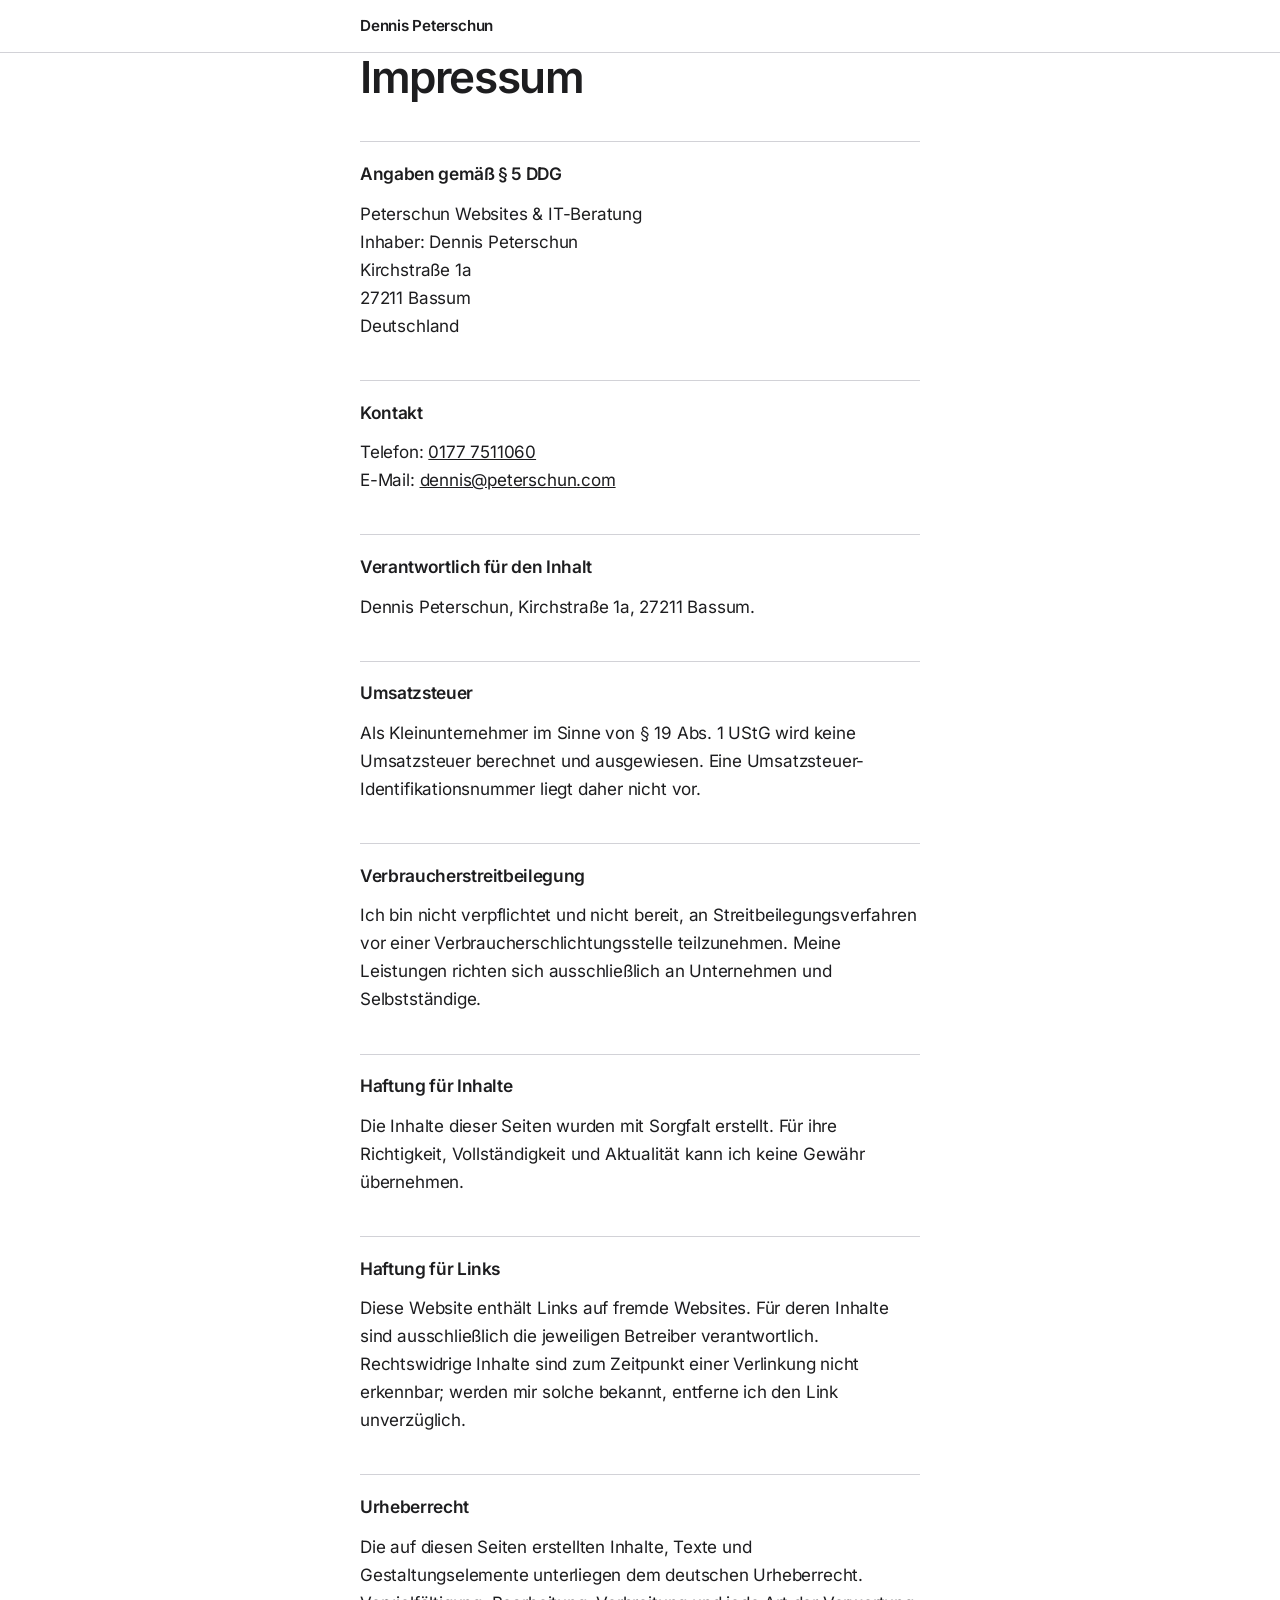
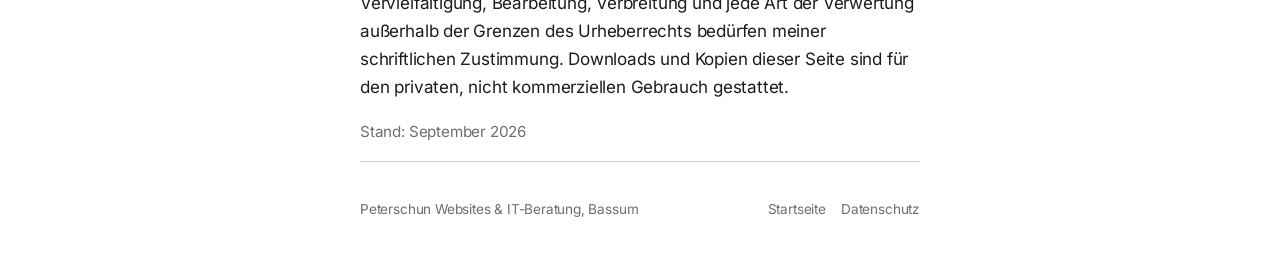
<file: impressum.html>
<!DOCTYPE html>
<html lang="de">
<head>
<meta charset="utf-8">
<meta name="viewport" content="width=device-width, initial-scale=1">
<title>Impressum | Peterschun Websites &amp; IT-Beratung</title>
<meta name="robots" content="noindex">
<style>
  /* Schriften liegen lokal unter /fonts/. Es wird nichts von
     fremden Servern geladen. */
  @font-face{font-family:"Inter";font-style:normal;font-weight:400;font-display:swap;src:url("/fonts/inter-latin-400.woff2") format("woff2")}
  @font-face{font-family:"Inter";font-style:normal;font-weight:500;font-display:swap;src:url("/fonts/inter-latin-500.woff2") format("woff2")}
  @font-face{font-family:"Inter";font-style:normal;font-weight:600;font-display:swap;src:url("/fonts/inter-latin-600.woff2") format("woff2")}

  :root{--white:#FFFFFF;--ink:#1D1D1F;--muted:#6E6E73;--line:#D2D2D7}
  *,*::before,*::after{box-sizing:border-box}
  body{margin:0;background:var(--white);color:var(--ink);font-family:"Inter",-apple-system,BlinkMacSystemFont,sans-serif;font-size:17px;line-height:1.65;letter-spacing:-0.011em}
  .shell{width:100%;max-width:38rem;margin-inline:auto;padding:0 1.5rem}
  .bar{border-bottom:1px solid var(--line)}
  .bar-in{display:flex;align-items:center;height:3.25rem}
  .bar-name{font-weight:600;font-size:.95rem;letter-spacing:-0.015em;text-decoration:none}
  main{padding-block:4.5rem 6rem}
  h1{font-size:clamp(2rem,5vw,2.75rem);font-weight:600;line-height:1.1;letter-spacing:-0.032em;margin:0 0 2.5rem}
  h2{font-size:1.08rem;font-weight:600;letter-spacing:-0.02em;margin:2.5rem 0 .7rem;padding-top:1.1rem;border-top:1px solid var(--line)}
  h2:first-of-type{margin-top:0}
  p{margin:0 0 1.1rem}
  address{font-style:normal;margin:0 0 1.1rem}
  a{color:inherit}
  .muted{color:var(--muted);font-size:.95rem}
  .foot{border-top:1px solid var(--line);padding-block:2.25rem 3.25rem;font-size:.85rem;color:var(--muted);display:flex;gap:.6rem 1.75rem;justify-content:space-between;flex-wrap:wrap}
  .foot a{text-decoration:none}
  :focus-visible{outline:2px solid currentColor;outline-offset:3px}
</style>
</head>
<body>

<div class="bar"><div class="shell bar-in"><a class="bar-name" href="index.html">Dennis Peterschun</a></div></div>

<main class="shell">
  <h1>Impressum</h1>

  <h2>Angaben gemäß § 5 DDG</h2>
  <address>
    Peterschun Websites &amp; IT-Beratung<br>
    Inhaber: Dennis Peterschun<br>
    Kirchstraße 1a<br>
    27211 Bassum<br>
    Deutschland
  </address>

  <h2>Kontakt</h2>
  <p>
    Telefon: <a href="tel:+491777511060">0177 7511060</a><br>
    E-Mail: <a href="mailto:dennis@peterschun.com">dennis@peterschun.com</a>
  </p>

  <h2>Verantwortlich für den Inhalt</h2>
  <p>Dennis Peterschun, Kirchstraße 1a, 27211 Bassum.</p>

  <h2>Umsatzsteuer</h2>
  <p>Als Kleinunternehmer im Sinne von § 19 Abs. 1 UStG wird keine Umsatzsteuer berechnet und ausgewiesen. Eine Umsatzsteuer-Identifikationsnummer liegt daher nicht vor.</p>

  <h2>Verbraucherstreitbeilegung</h2>
  <p>Ich bin nicht verpflichtet und nicht bereit, an Streitbeilegungsverfahren vor einer Verbraucherschlichtungsstelle teilzunehmen. Meine Leistungen richten sich ausschließlich an Unternehmen und Selbstständige.</p>

  <h2>Haftung für Inhalte</h2>
  <p>Die Inhalte dieser Seiten wurden mit Sorgfalt erstellt. Für ihre Richtigkeit, Vollständigkeit und Aktualität kann ich keine Gewähr übernehmen.</p>

  <h2>Haftung für Links</h2>
  <p>Diese Website enthält Links auf fremde Websites. Für deren Inhalte sind ausschließlich die jeweiligen Betreiber verantwortlich. Rechtswidrige Inhalte sind zum Zeitpunkt einer Verlinkung nicht erkennbar; werden mir solche bekannt, entferne ich den Link unverzüglich.</p>

  <h2>Urheberrecht</h2>
  <p>Die auf diesen Seiten erstellten Inhalte, Texte und Gestaltungselemente unterliegen dem deutschen Urheberrecht. Vervielfältigung, Bearbeitung, Verbreitung und jede Art der Verwertung außerhalb der Grenzen des Urheberrechts bedürfen meiner schriftlichen Zustimmung. Downloads und Kopien dieser Seite sind für den privaten, nicht kommerziellen Gebrauch gestattet.</p>

  <p class="muted">Stand: September 2026</p>
</main>

<footer class="shell">
  <div class="foot">
    <div>Peterschun Websites &amp; IT-Beratung, Bassum</div>
    <div><a href="index.html">Startseite</a> &nbsp;&nbsp; <a href="datenschutz.html">Datenschutz</a></div>
  </div>
</footer>

</body>
</html>
</file>
<file: assets/start.css>
/* ============================================================
   start.css: Startseite peterschun.com
   Variante A „Nächster Schritt“, gewählt am 07.11.2026
   Schrift: Atkinson Hyperlegible (lokal, /fonts/, SIL OFL)
   Die anderen Seiten nutzen weiter site.css.
   ============================================================ */

@font-face{
  font-family:"Atkinson Hyperlegible";
  font-style:normal;font-weight:400;font-display:swap;
  src:url(/fonts/atkinson-hyperlegible-latin-400-normal.woff2) format("woff2");
}
@font-face{
  font-family:"Atkinson Hyperlegible";
  font-style:normal;font-weight:700;font-display:swap;
  src:url(/fonts/atkinson-hyperlegible-latin-700-normal.woff2) format("woff2");
}

:root{
  --edding:#1B2A3A;      /* Text */
  --kabel:#556170;       /* Nebentext */
  --whiteboard:#F2F4F3;  /* Flächen */
  --haftzettel:#FFE15A;  /* das eine Merkmal */
  --plan:#1D56C6;        /* Knöpfe, Links */
  --plan-dunkel:#163F94;
  --papier:#FFFFFF;
  --linie:#B9C1C4;
  --feld:#6B7684;
  --fehler:#B3261E;
}

*{box-sizing:border-box}
html{-webkit-text-size-adjust:100%}
body{
  margin:0;
  background:var(--papier);
  color:var(--edding);
  font-family:"Atkinson Hyperlegible",system-ui,sans-serif;
  font-size:18px;
  line-height:1.6;
}
/* Silbentrennung nur am Handy, damit lange Woerter nicht ueberlaufen.
   Am Rechner bleibt der Text ungetrennt (auch der Name Peterschun). */
p,li{hyphens:manual}
@media (max-width:600px){p,li{hyphens:auto}}
h1,h2,h3{margin:0;line-height:1.2}
img{max-width:100%;height:auto;display:block}
a{color:var(--plan)}
a:hover{color:var(--plan-dunkel)}
:focus-visible{outline:3px solid var(--plan);outline-offset:2px}

.huelle{max-width:1168px;margin:0 auto;padding-left:24px;padding-right:24px}

/* ---------- Kopf ---------- */
.kopf{display:flex;flex-wrap:wrap;align-items:center;justify-content:space-between;gap:16px 32px;padding-top:24px;padding-bottom:24px}
.kopf-name{color:var(--edding);text-decoration:none;font-weight:700;font-size:22px}
.kopf-nav{display:flex;flex-wrap:wrap;align-items:center;gap:8px 24px}
.kopf-nav a{color:var(--edding)}

/* ---------- Knöpfe ---------- */
.knopf{
  display:inline-flex;align-items:center;min-height:48px;padding:12px 24px;
  border:0;border-radius:4px;background:var(--plan);color:#FFFFFF;
  font:inherit;font-weight:700;text-decoration:none;cursor:pointer;
}
.knopf:hover{background:var(--plan-dunkel);color:#FFFFFF}
.knopf:disabled{opacity:.7;cursor:wait}
.kopf-nav .knopf-klein{min-height:44px;padding:8px 16px;background:var(--edding);color:#FFFFFF}
.kopf-nav .knopf-klein:hover{background:#0F1B28;color:#FFFFFF}
.knopf-zweit{background:transparent;color:var(--edding);border:2px solid var(--edding)}
.knopf-zweit:hover{background:var(--whiteboard);color:var(--edding)}
.knopfreihe{display:flex;flex-wrap:wrap;gap:16px}

/* ---------- Start ---------- */
.start{display:flex;flex-wrap:wrap;align-items:center;gap:64px;padding-top:64px;padding-bottom:96px}
.start-text{flex:1 1 520px;max-width:680px}
.start h1{font-size:clamp(34px,3.2vw + 20px,56px);line-height:1.15;margin-bottom:24px}
.start-unter{font-size:20px;color:var(--kabel);max-width:600px;margin:0 0 32px}

/* Das Merkmal: der Haftzettel. Liegt über der Seite, deshalb der Schatten. */
.zettel{flex:0 1 340px;background:var(--haftzettel);color:var(--edding);padding:32px;transform:rotate(-2deg);box-shadow:0 8px 16px rgba(27,42,58,.18)}
.zettel p{margin:0 0 16px;hyphens:manual}
.zettel p:last-child{margin:0}
.zettel-titel{font-weight:700}
.zettel-text{font-size:24px;line-height:1.35}

/* ---------- Abschnitte ---------- */
.abschnitt{padding-top:96px;padding-bottom:96px}
.grau{background:var(--whiteboard)}
.abschnitt h2{font-size:clamp(28px,1.2vw + 22px,36px);margin-bottom:48px}
.abschnitt h2.mit-unter{margin-bottom:16px}
.unter{color:var(--kabel);max-width:640px;margin:0 0 48px}
.hinweis{color:var(--kabel);max-width:640px;margin:32px 0 0}

/* ---------- Leistungen ---------- */
.leistung{display:flex;flex-wrap:wrap;gap:16px 48px;padding:32px 0;border-top:1px solid var(--linie)}
.leistung-letzte{border-bottom:1px solid var(--linie)}
.leistung h3{flex:1 1 220px;font-size:22px;line-height:1.3}
.leistung p{flex:2 1 360px;margin:0;max-width:560px}
.leistung-preis{flex:1 1 200px;display:flex;flex-direction:column;gap:8px}
.leistung-preis b{font-variant-numeric:tabular-nums}

/* ---------- Über mich ---------- */
.ich{display:flex;flex-wrap:wrap;align-items:flex-start;gap:48px 64px}
.ich-foto{flex:0 1 320px;margin:0}
.ich-text{flex:1 1 420px;max-width:640px}
.ich-text h2{margin-bottom:24px}
.ich-text p{margin:0 0 16px}
.ich-text p:last-child{margin:0}

/* ---------- Ablauf ---------- */
.schritte{list-style:none;margin:0;padding:0;display:flex;flex-wrap:wrap;gap:48px 32px}
.schritte li{flex:1 1 220px;border-top:2px solid var(--edding);padding-top:24px}
.schritt-nr{display:block;font-size:36px;font-weight:700;line-height:1;color:var(--plan)}
.schritte h3{font-size:22px;margin:16px 0 8px}
.schritte p{margin:0}

/* ---------- Referenz ---------- */
.referenz{display:flex;flex-wrap:wrap;align-items:center;gap:32px 64px}
.referenz-bild{flex:1 1 480px;max-width:640px;margin:0}
.referenz-bild img{width:100%;border:1px solid var(--linie)}
.referenz-text{flex:1 1 320px;max-width:420px}
.referenz-text h3{font-size:22px;margin-bottom:8px}
.referenz-text p{margin:0 0 16px}
.referenz-text p:last-child{margin:0}

/* ---------- Kontakt ---------- */
.kontakt{display:flex;flex-wrap:wrap;gap:48px 64px}
.kontakt-text{flex:1 1 360px;max-width:480px}
.kontakt-text h2{margin-bottom:24px}
.kontakt-text p{margin:0 0 16px}
.kontakt-text a{color:var(--edding)}
.kontakt-tel{font-weight:700}

.formular{flex:1 1 420px;max-width:560px;display:flex;flex-direction:column;gap:24px;position:relative}
.feld{display:flex;flex-direction:column;gap:8px}
.feld label{font-weight:700}
.feld .frei{font-weight:400}
.feld input,.feld textarea{
  width:100%;min-height:48px;padding:12px;
  border:1px solid var(--feld);border-radius:4px;
  font:inherit;color:var(--edding);background:#FFFFFF;
}
.feld textarea{min-height:144px;resize:vertical}
.formular [aria-invalid="true"]{border:2px solid var(--fehler)}
.einwilligung{display:flex;gap:16px;align-items:flex-start;font-size:16px}
.einwilligung input{width:24px;height:24px;margin:2px 0 0;flex:0 0 auto;accent-color:var(--edding)}

/* Hinweise, die formular.js ein- und ausblendet (Klasse "on") */
.form-error{display:none;margin:0;color:var(--fehler);font-weight:700}
.form-error.on{display:block}
.form-fail{display:none;padding:24px;border:2px solid var(--fehler);border-radius:4px;background:#FDF1F0}
.form-fail.on{display:block}
.form-fail b{display:block;margin-bottom:8px}
.form-fail p{margin:0}

/* Spamfalle von Brevo: muss unsichtbar und leer bleiben */
.spamfalle{position:absolute;left:-9999px;width:1px;height:1px;opacity:0}

/* ---------- Fuß ---------- */
.fuss{display:flex;flex-wrap:wrap;justify-content:space-between;gap:16px 32px;padding-top:48px;padding-bottom:48px;color:var(--kabel);font-size:16px}
.fuss a{color:var(--kabel)}
.fuss-links{display:flex;gap:24px}

/* ============================================================
   Paketseite /website-paket/ (seit 07.11.2026 im selben Stil)
   ============================================================ */
.zettel-preis{font-size:48px;font-weight:700;line-height:1;font-variant-numeric:tabular-nums}

.paket-teil{margin-bottom:64px}
.paket-teil:last-child{margin-bottom:0}
.paket-teil h3{font-size:22px;margin-bottom:16px}

.seiten{list-style:none;margin:0;padding:0;display:grid;grid-template-columns:repeat(auto-fill,minmax(160px,1fr));column-gap:32px;max-width:760px}
.seiten li{border-top:1px solid var(--linie);padding:16px 0}

.zeilen{list-style:none;margin:0;padding:0;max-width:760px}
.zeilen li{display:flex;flex-wrap:wrap;justify-content:space-between;gap:4px 32px;border-top:1px solid var(--linie);padding:16px 0}
.zeilen li:last-child{border-bottom:1px solid var(--linie)}
.zeilen small{flex-basis:100%;color:var(--kabel);font-size:16px}
.zeilen b{font-variant-numeric:tabular-nums}

.optionen{display:flex;flex-wrap:wrap;gap:48px 64px}
.option{flex:1 1 320px;max-width:480px;border-top:2px solid var(--edding);padding-top:24px}
.option-empfohlen{border-top-color:var(--plan)}
.option h3{font-size:22px;margin-bottom:8px}
.option-label{color:var(--plan);font-size:16px;font-weight:700;margin-left:8px}
.option-preis{margin:0 0 16px;font-size:36px;font-weight:700;line-height:1.1;font-variant-numeric:tabular-nums}
.option-preis span{font-size:18px;font-weight:400;color:var(--kabel)}
.option ul{margin:0;padding-left:24px}
.option li{margin-bottom:8px}
</file>
<file: assets/site.css>
/* ============================================================
   peterschun.com – gemeinsame Styles
   Wird von index.html, /prozesscheck/ und /website-paket/
   eingebunden. Farben, Schriften und Bausteine wie gehabt.
   ============================================================ */

/* ---------- Schriften: liegen lokal unter /fonts/ ----------
   Es wird nichts von fremden Servern geladen. Kein Cookie-Banner. */
@font-face{
  font-family:"Inter";
  font-style:normal;
  font-weight:400;
  font-display:swap;
  src:url("/fonts/inter-latin-400.woff2") format("woff2");
}
@font-face{
  font-family:"Inter";
  font-style:normal;
  font-weight:500;
  font-display:swap;
  src:url("/fonts/inter-latin-500.woff2") format("woff2");
}
@font-face{
  font-family:"Inter";
  font-style:normal;
  font-weight:600;
  font-display:swap;
  src:url("/fonts/inter-latin-600.woff2") format("woff2");
}

:root{
  --white:#FFFFFF;
  --grey-bg:#F5F5F7;
  --ink:#1D1D1F;
  --muted:#6E6E73;
  --line:#D2D2D7;
  --black:#000000;
  --line-dark:#2A2A2A;
  --muted-dark:#A1A1A6;
  --measure:44rem;
}

*,*::before,*::after{box-sizing:border-box}
html{-webkit-text-size-adjust:100%;scroll-behavior:smooth}
@media (prefers-reduced-motion:reduce){ html{scroll-behavior:auto} }

body{
  margin:0;
  background:var(--white);
  color:var(--ink);
  font-family:"Inter",-apple-system,BlinkMacSystemFont,"Segoe UI",sans-serif;
  font-size:17px;
  line-height:1.6;
  font-weight:400;
  -webkit-font-smoothing:antialiased;
  letter-spacing:-0.011em;
}

.shell{
  width:100%;
  max-width:58rem;
  margin-inline:auto;
  padding-inline:1.5rem;
}
@media (min-width:48rem){ .shell{padding-inline:2.5rem} }

.col{max-width:var(--measure);margin-inline:auto}
.col-mid{max-width:var(--measure);margin-inline:auto;text-align:center}

p{margin:0 0 1.15rem}
p:last-child{margin-bottom:0}
a{color:inherit}
img{max-width:100%;height:auto;display:block}

:focus-visible{outline:2px solid currentColor;outline-offset:3px;border-radius:2px}

/* ================= Kopfleiste ================= */
.bar{
  position:sticky;
  top:0;
  z-index:50;
  background:rgba(255,255,255,.82);
  backdrop-filter:saturate(180%) blur(20px);
  -webkit-backdrop-filter:saturate(180%) blur(20px);
  border-bottom:1px solid var(--line);
}
.bar .shell{padding-inline:.85rem}
@media (min-width:26rem){ .bar .shell{padding-inline:1.5rem} }
@media (min-width:48rem){ .bar .shell{padding-inline:2.5rem} }
.bar-in{
  display:flex;
  align-items:center;
  justify-content:space-between;
  gap:.75rem;
  height:3.5rem;
}
@media (min-width:26rem){ .bar-in{gap:1rem} }
.bar-name{
  display:inline-block;
  padding-block:.8rem;
  font-weight:600;
  font-size:1.02rem;
  letter-spacing:-0.015em;
  text-decoration:none;
  white-space:nowrap;
}
/* Tippflaeche mindestens 44 px hoch, Schrift auf dem Handy lesbar.
   Der Abstand zwischen den Punkten kommt aus dem Innenabstand. */
.bar-links{display:flex;font-size:1rem;margin-right:-.55rem}
.bar-links a{color:var(--muted);text-decoration:none;white-space:nowrap;
  display:flex;align-items:center;min-height:2.75rem;padding:0 .55rem}
.bar-links a:hover{color:var(--ink)}
.bar-links a[aria-current="page"]{color:var(--ink)}
/* Auf schmalen Geraeten wird der Vorname ausgeblendet, damit alle
   drei Navigationspunkte in eine Zeile passen. */
.bar-vorname{display:none}
@media (min-width:26rem){
  .bar-name{font-size:1.02rem}
  .bar-vorname{display:inline}
}
@media (min-width:34rem){
  .bar-in{gap:1.5rem}
  .bar-links{gap:.6rem}
}

/* ================= Abschnitte ================= */
.sec{padding-block:5rem}
@media (min-width:44rem){ .sec{padding-block:8rem} }

.sec-dark{background:var(--black);color:var(--white)}
.sec-grey{background:var(--grey-bg)}

.h-display{
  font-size:clamp(2.5rem,7vw,4.75rem);
  font-weight:600;
  line-height:1.05;
  letter-spacing:-0.038em;
  margin:0;
}
.h-sec{
  font-size:clamp(1.85rem,4.4vw,2.7rem);
  font-weight:600;
  line-height:1.12;
  letter-spacing:-0.032em;
  margin:0 0 1.5rem;
}
.h-sub{
  font-size:1.28rem;
  line-height:1.45;
  letter-spacing:-0.017em;
  color:var(--muted);
  font-weight:400;
}
.sec-dark .h-sub{color:var(--muted-dark)}

/* ================= Auftakt ================= */
.hero{padding-block:4.5rem 4rem;text-align:center}
@media (min-width:44rem){ .hero{padding-block:7.5rem 6rem} }
.hero .h-display{max-width:22ch;margin-inline:auto}
.hero .h-sub{margin:1.75rem auto 0;max-width:40ch}
.hero-meta{
  margin-top:3.25rem;
  padding-top:1.4rem;
  border-top:1px solid var(--line);
  max-width:36rem;
  margin-inline:auto;
  font-size:.9rem;
  color:var(--muted);
}

.btn-row{margin-top:2.25rem}
.btn{
  display:inline-block;
  background:var(--ink);
  color:var(--white);
  text-decoration:none;
  font-weight:500;
  font-size:1rem;
  letter-spacing:-0.011em;
  padding:.8rem 1.6rem;
  border:0;
  border-radius:980px;
  cursor:pointer;
  font-family:inherit;
}
.btn:hover{background:#000}
.sec-dark .btn{background:var(--white);color:var(--black)}
.sec-dark .btn:hover{background:#E8E8ED}
.sec-dark :focus-visible{outline-color:var(--white)}

.textlink{
  display:inline-block;
  font-weight:500;
  text-decoration:underline;
  text-underline-offset:.25em;
  text-decoration-color:var(--line);
}
.textlink:hover{text-decoration-color:currentColor}

/* ================= Ablauf ================= */
.steps{margin:0 auto 2.5rem;padding:0;list-style:none;counter-reset:s;max-width:36rem;text-align:left}
.steps li{
  counter-increment:s;
  display:grid;
  grid-template-columns:1.9rem 1fr;
  gap:0 1rem;
  padding-block:1.5rem;
  border-top:1px solid var(--line);
}
.steps li:last-child{border-bottom:1px solid var(--line)}
.steps li::before{
  content:counter(s);
  font-size:.92rem;
  font-weight:500;
  color:var(--muted);
  font-variant-numeric:tabular-nums;
  padding-top:.28rem;
}
.steps b{grid-column:2;display:block;font-weight:600;font-size:1.08rem;letter-spacing:-0.019em;margin-bottom:.3rem}
.steps span{grid-column:2;color:var(--muted);font-size:1rem}
.sec-dark .steps li{border-color:var(--line-dark)}
.sec-dark .steps li::before,.sec-dark .steps span{color:var(--muted-dark)}

.pricetag{
  display:block;
  margin:0 0 2.5rem;
  font-size:clamp(2.1rem,5.5vw,2.9rem);
  font-weight:600;
  letter-spacing:-0.038em;
  font-variant-numeric:tabular-nums;
}
.pricetag i{
  display:block;
  font-style:normal;
  font-size:.9rem;
  font-weight:400;
  letter-spacing:-0.011em;
  color:var(--muted);
  margin-top:.5rem;
}
.sec-dark .pricetag i{color:var(--muted-dark)}

/* ================= Wer ================= */
.facts{margin:2.25rem auto 0;padding:0;list-style:none;max-width:34rem;font-size:.96rem;text-align:left}
.facts li{
  display:flex;
  gap:1.25rem;
  justify-content:space-between;
  padding-block:.75rem;
  border-top:1px solid var(--line);
  color:var(--muted);
}
.facts li:last-child{border-bottom:1px solid var(--line)}
.facts b{font-weight:500;color:var(--ink);text-align:right}
.sec-dark .facts li{border-color:var(--line-dark);color:var(--muted-dark)}
.sec-dark .facts b{color:var(--white)}
/* Auf schmalen Geraeten Wert unter die Bezeichnung, damit Preise
   nicht mitten in der Zahl umbrechen. */
@media (max-width:30rem){
  .facts li{flex-direction:column;gap:.15rem}
  .facts b{text-align:left}
}

/* ================= Leistungsliste (Website-Paket) ================= */
.feats{
  margin:0 auto 2.5rem;
  padding:0;
  list-style:none;
  max-width:34rem;
  text-align:left;
}
.feats li{
  padding-block:1.05rem;
  border-top:1px solid var(--line);
  font-size:1.08rem;
  font-weight:500;
  letter-spacing:-0.017em;
  line-height:1.35;
}
.feats li:last-child{border-bottom:1px solid var(--line)}
.sec-dark .feats li{border-color:var(--line-dark)}
.feats span{
  display:block;
  margin-top:.25rem;
  font-size:.94rem;
  font-weight:400;
  color:var(--muted);
}
.sec-dark .feats span{color:var(--muted-dark)}

/* ================= Referenz ================= */
.ref{max-width:38rem;margin-inline:auto}
.ref-shot{
  margin:0 0 1.5rem;
  border:1px solid var(--line);
  border-radius:14px;
  overflow:hidden;
  background:var(--grey-bg);
}
.ref-shot img{width:100%}
.ref-text{max-width:34rem}
.ref-text p{color:var(--muted)}
.ref-name{
  display:block;
  font-weight:600;
  font-size:1.08rem;
  letter-spacing:-0.019em;
  color:var(--ink);
  margin-bottom:.4rem;
}

/* ================= Ueber mich ================= */
/* Ohne Foto: eine Spalte. Kommt spaeter ein Bild dazu, wird hier
   wieder eine zweite Spalte eingefuegt. */
.me{
  max-width:34rem;
  margin-inline:auto;
  text-align:left;
}
.me-name{
  display:block;
  font-weight:600;
  font-size:1.15rem;
  letter-spacing:-0.021em;
  margin-bottom:.2rem;
}
.me-place{display:block;font-size:.92rem;color:var(--muted);margin-bottom:1rem}
.me-text{color:var(--muted)}
.me-contact{
  margin:1.5rem 0 0;
  padding:0;
  list-style:none;
  font-size:1.08rem;
  font-weight:500;
}
.me-contact li{padding-block:.6rem;border-top:1px solid var(--line)}
.me-contact li:last-child{border-bottom:1px solid var(--line)}
.me-contact a{text-decoration:none}
.me-contact a:hover{text-decoration:underline;text-underline-offset:.25em}
.me-contact span{
  display:block;
  font-size:.8rem;
  font-weight:400;
  color:var(--muted);
  margin-bottom:.1rem;
}

/* ================= Formular ================= */
.form{max-width:31rem;margin:2.5rem auto 0;text-align:left}
.field{margin-bottom:1.05rem}
.field-2{display:grid;gap:1.05rem}
@media (min-width:34rem){ .field-2{grid-template-columns:1fr 1fr} }
.form label{
  display:block;
  font-size:.86rem;
  font-weight:500;
  color:var(--muted);
  margin-bottom:.4rem;
}
.form input,.form textarea{
  width:100%;
  font-family:inherit;
  font-size:1rem;
  letter-spacing:-0.011em;
  color:var(--ink);
  background:var(--grey-bg);
  border:1px solid transparent;
  border-radius:11px;
  padding:.78rem .95rem;
}
.sec-grey .form input,.sec-grey .form textarea{background:var(--white);border-color:var(--line)}
.form textarea{min-height:8rem;resize:vertical}
.form input:focus,.form textarea:focus{
  outline:none;
  border-color:var(--ink);
  background:var(--white);
}
.form input[aria-invalid="true"],.form textarea[aria-invalid="true"]{border-color:#B3261E}
.consent{
  display:flex;
  gap:.7rem;
  align-items:flex-start;
  margin:1.3rem 0 1.5rem;
  font-size:.88rem;
  color:var(--muted);
  line-height:1.5;
}
.consent input{width:1.05rem;height:1.05rem;margin-top:.18rem;flex:0 0 auto;accent-color:var(--ink)}
.form-error{
  display:none;
  font-size:.88rem;
  color:#B3261E;
  margin-bottom:1rem;
}
.form-error.on{display:block}
.form-done{
  display:none;
  max-width:31rem;
  margin:2.5rem auto 0;
  padding:1.75rem;
  border:1px solid var(--line);
  border-radius:14px;
  text-align:left;
  background:var(--white);
}
.form-done.on{display:block}
.form-done b{display:block;font-weight:600;font-size:1.1rem;letter-spacing:-0.02em;margin-bottom:.5rem}
.form-done p{color:var(--muted);font-size:.98rem}
.form-alt{margin-top:1.75rem;font-size:.92rem;color:var(--muted);text-align:center}
.form-alt a{text-decoration:underline;text-decoration-color:var(--line)}

/* ================= Fuss ================= */
.foot{
  border-top:1px solid var(--line);
  padding-block:2.25rem 3.25rem;
  font-size:.85rem;
  color:var(--muted);
  display:flex;
  flex-wrap:wrap;
  gap:.6rem 1.75rem;
  justify-content:space-between;
}
.foot a{text-decoration:none}
.foot a:hover{color:var(--ink)}


/* ================= Seitenliste (Was ist enthalten) ================= */
.pagegrid{
  display:grid;
  grid-template-columns:1fr 1fr;
  gap:.6rem;
  max-width:34rem;
  margin:0 auto 2.5rem;
  padding:0;
  list-style:none;
}
@media (min-width:38rem){ .pagegrid{grid-template-columns:repeat(3,1fr)} }
.pagegrid li{
  border:1px solid var(--line);
  border-radius:11px;
  padding:.7rem .9rem;
  font-size:.98rem;
  font-weight:500;
  letter-spacing:-0.015em;
}
.sec-dark .pagegrid li{border-color:var(--line-dark)}

.grouplabel{
  display:block;
  max-width:34rem;
  margin:0 auto .9rem;
  font-size:.82rem;
  font-weight:500;
  letter-spacing:.02em;
  text-transform:uppercase;
  color:var(--muted);
}
.sec-dark .grouplabel{color:var(--muted-dark)}

/* ================= Hinweissatz unter einem Block ================= */
.note{
  max-width:34rem;
  margin:2rem auto 0;
  font-size:1rem;
  color:var(--muted);
}
.sec-dark .note{color:var(--muted-dark)}
.note-mid{text-align:center}

/* ================= Karte ================= */
.card{
  max-width:34rem;
  margin-inline:auto;
  background:var(--white);
  border:1px solid var(--line);
  border-radius:14px;
  padding:1.75rem;
  text-align:left;
}
@media (min-width:34rem){ .card{padding:2rem 2.25rem} }
.card h2{
  font-size:1.35rem;
  font-weight:600;
  letter-spacing:-0.024em;
  line-height:1.2;
  margin:0 0 .7rem;
}

/* ================= Zwei Karten nebeneinander ================= */
.cards{
  display:grid;
  gap:1.25rem;
  max-width:44rem;
  margin-inline:auto;
  align-items:stretch;
}
@media (min-width:44rem){ .cards{grid-template-columns:1fr 1fr;gap:1.5rem} }
.cards .card{max-width:none;margin:0;height:100%}
.card-hl{border-color:var(--ink);border-width:2px}
.card-tag{
  display:inline-block;
  margin-bottom:.9rem;
  padding:.2rem .6rem;
  border-radius:980px;
  background:var(--ink);
  color:var(--white);
  font-size:.74rem;
  font-weight:500;
  letter-spacing:.01em;
}
.card-figure{
  display:block;
  font-size:1.9rem;
  font-weight:600;
  letter-spacing:-0.034em;
  font-variant-numeric:tabular-nums;
  line-height:1.1;
  margin-bottom:1.1rem;
}
.card-figure i{
  display:block;
  font-style:normal;
  font-size:.86rem;
  font-weight:400;
  letter-spacing:-0.011em;
  color:var(--muted);
  margin-top:.3rem;
}
.card-list{margin:0;padding:0;list-style:none;font-size:1rem}
.card-list li{
  padding-block:.6rem;
  border-top:1px solid var(--line);
  color:var(--muted);
}
.card-list li:first-child{border-top:0;padding-top:0}

/* ================= Abschluss: Formular und direkter Draht ================= */
.contact-split{
  display:grid;
  gap:2.5rem;
  max-width:44rem;
  margin-inline:auto;
  align-items:start;
}
@media (min-width:46rem){ .contact-split{grid-template-columns:1.15fr 1fr;gap:3rem} }
.contact-split .form{margin-top:0;max-width:none}
.direct h3{
  font-size:1.15rem;
  font-weight:600;
  letter-spacing:-0.021em;
  margin:0 0 .55rem;
}
.direct p{color:var(--muted);font-size:1rem}
.direct .me-name{margin-bottom:.2rem}
.direct .btn{margin-top:.5rem}

/* ---------- Hinweis, wenn der Versand nicht geklappt hat ----------
   Wird von /assets/formular.js eingeschaltet (Klasse "on"). */
.form-fail{
  display:none;
  max-width:31rem;
  margin:1.5rem auto 0;
  padding:1.2rem 1.35rem;
  border:1px solid #B3261E;
  border-radius:12px;
  background:#FFF4F3;
  color:var(--ink);
  text-align:left;
}
.form-fail.on{display:block}
.form-fail b{display:block;font-weight:600;font-size:1.02rem;letter-spacing:-0.018em;margin-bottom:.35rem}
.form-fail p{margin:0;font-size:.95rem}
.form-fail a{color:inherit;font-weight:500}
.sec-dark .form-fail{background:#2A1413;border-color:#E0675C;color:var(--white)}

/* ================= Branchenseiten =================
   Diese Stile nutzen nur noch die Branchenseiten (/maler/ usw.).
   Sie fehlten seit dem Umbau der Startseite am 25.09. */
.quotes{margin:0;padding:0;list-style:none;max-width:34rem;margin-inline:auto}
.quotes li{
  font-size:clamp(1.3rem,3.2vw,1.9rem);
  font-weight:500;
  line-height:1.3;
  letter-spacing:-0.024em;
  padding-block:1.8rem;
  border-top:1px solid var(--line-dark);
}
.quotes li:last-child{border-bottom:1px solid var(--line-dark)}
.quotes-note{
  margin:2.5rem auto 0;
  max-width:34rem;
  color:var(--muted-dark);
  font-size:1.02rem;
}
.quotes-note b{color:var(--white);font-weight:500}
.card-price{
  display:block;
  margin-bottom:1.25rem;
  font-size:.92rem;
  color:var(--muted);
  font-variant-numeric:tabular-nums;
}
.card-foot{margin-top:1.25rem}

/* ================= Zweiter Knopf (WhatsApp) ================= */
.form-knoepfe{display:flex;flex-wrap:wrap;gap:.75rem;align-items:center}
.btn-zweit{background:transparent;color:var(--ink);box-shadow:inset 0 0 0 1.5px currentColor}
.btn-zweit:hover{background:rgba(0,0,0,.05)}
.sec-dark .btn-zweit{background:transparent;color:var(--white)}
.sec-dark .btn-zweit:hover{background:rgba(255,255,255,.1)}

/* ================= Runde 2 (10.10.) =================
   Sehr schmale Handys (bis 360 px): Navigation etwas enger, damit
   Name und drei Punkte in eine Zeile passen. */
@media (max-width:22.5rem){
  .bar-name{font-size:.96rem}
  .bar-links{font-size:.94rem;margin-right:-.4rem}
  .bar-links a{padding:0 .4rem}
}
/* Auf dem Rechner darf die Navigation wieder etwas feiner sein. */
@media (min-width:48rem){
  .bar-links{font-size:.92rem}
  .bar-name{font-size:.98rem}
}
/* Die beiden Knoepfe unter dem Formular: auf dem Handy je eine
   volle Zeile, ab genug Platz nebeneinander. */
.form-knoepfe{margin-top:.25rem}
.form-knoepfe .btn{flex:1 1 13rem;text-align:center}

/* ================= Runde 3 (12.10.): Branchenseiten =================
   Angebot und Kontakt im ersten Bildschirm, Anrufen-Knopf in der Kopfleiste. */
.bar-call{
  display:inline-flex;
  align-items:center;
  min-height:2.75rem;
  padding:0 1.15rem;
  border-radius:980px;
  box-shadow:inset 0 0 0 1.5px var(--ink);
  font-weight:500;
  font-size:.94rem;
  letter-spacing:-0.011em;
  text-decoration:none;
  white-space:nowrap;
}
.bar-call:hover{background:rgba(0,0,0,.05)}
.hero-knoepfe{justify-content:center;max-width:30rem;margin:2.25rem auto 0}
.hero-note{margin:1.1rem 0 0;font-size:.92rem;color:var(--muted)}
/* Kontaktblock auf dunklem Grund */
.sec-dark .direct p{color:var(--muted-dark)}
.sec-dark .direct b{color:var(--white);font-weight:500}
.sec-dark .me-contact li{border-color:var(--line-dark)}
.sec-dark .me-contact span{color:var(--muted-dark)}
/* Abstand zwischen Kontakt-Einleitung und Formular */
#kontakt .note-mid{max-width:34rem;margin:.9rem auto 2.5rem}

/* ================= Startseite: Anrufen-Knopf (13.10.) =================
   Navigation und Anrufen-Knopf nebeneinander. Auf dem Handy reicht der
   Platz nicht fuer beides, dort bleibt nur der Knopf. */
.bar-rechts{display:flex;align-items:center;gap:.9rem}
@media (max-width:47.99rem){
  .bar-rechts .bar-links{display:none}
}
</file>
